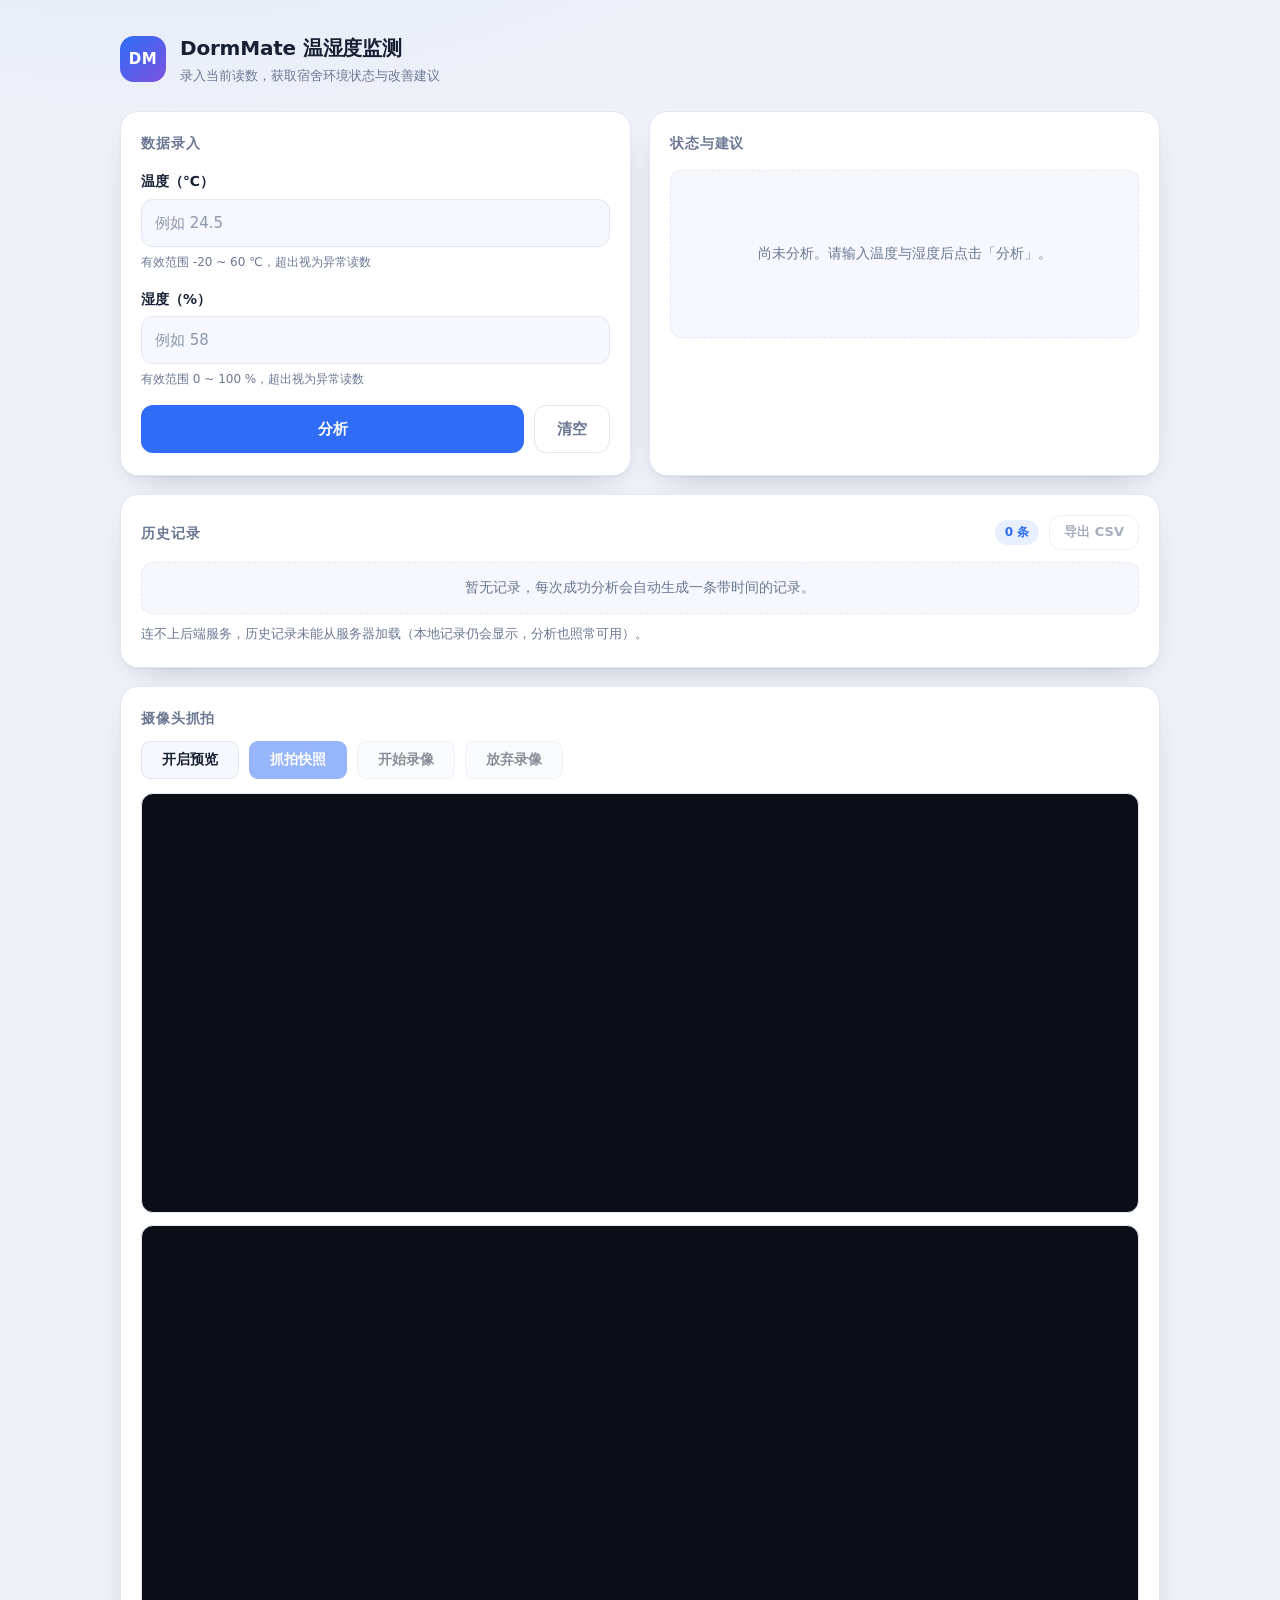
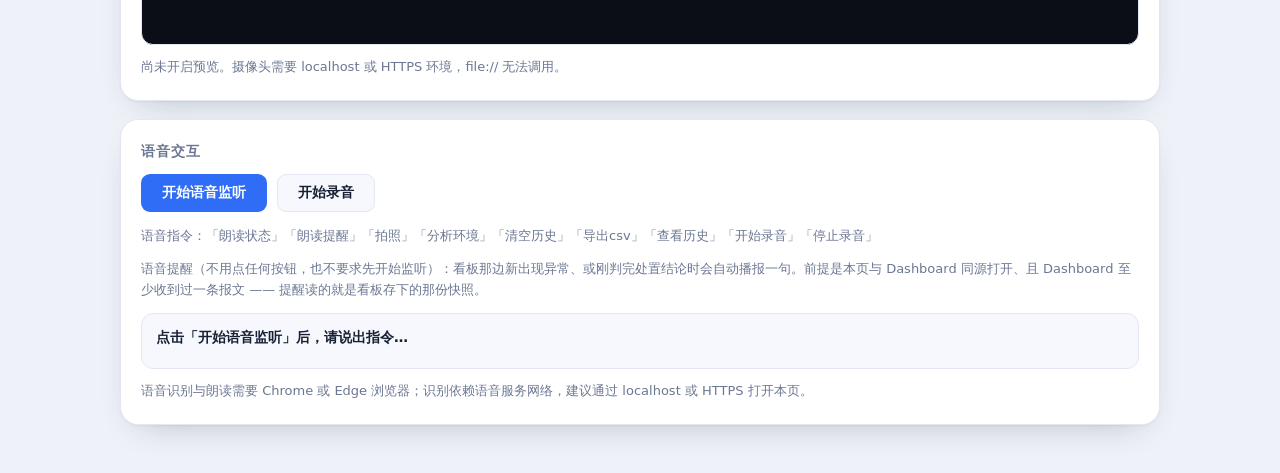
<file: web/index.html>
<!DOCTYPE html>
<html lang="zh-CN">
<head>
  <meta charset="UTF-8" />
  <meta name="viewport" content="width=device-width, initial-scale=1.0" />
  <title>DormMate · 温湿度监测</title>
  <link rel="stylesheet" href="style.css" />
</head>
<body>
  <div class="app">
    <header class="app__header">
      <div class="brand">
        <span class="brand__mark">DM</span>
        <div class="brand__text">
          <h1 class="brand__title">DormMate 温湿度监测</h1>
          <p class="brand__sub">录入当前读数，获取宿舍环境状态与改善建议</p>
        </div>
      </div>
    </header>

    <main class="grid">
      <!-- 数据录入 -->
      <section class="card" aria-labelledby="input-title">
        <h2 class="card__title" id="input-title">数据录入</h2>

        <form id="analyze-form" novalidate>
          <div class="field">
            <label class="field__label" for="temperature">温度（℃）</label>
            <input
              class="field__input"
              id="temperature"
              name="temperature"
              type="text"
              inputmode="decimal"
              autocomplete="off"
              placeholder="例如 24.5"
              aria-describedby="temperature-hint"
            />
            <p class="field__hint" id="temperature-hint">有效范围 -20 ~ 60 ℃，超出视为异常读数</p>
          </div>

          <div class="field">
            <label class="field__label" for="humidity">湿度（%）</label>
            <input
              class="field__input"
              id="humidity"
              name="humidity"
              type="text"
              inputmode="decimal"
              autocomplete="off"
              placeholder="例如 58"
              aria-describedby="humidity-hint"
            />
            <p class="field__hint" id="humidity-hint">有效范围 0 ~ 100 %，超出视为异常读数</p>
          </div>

          <div class="actions">
            <button class="btn btn--primary" id="analyze-btn" type="submit">分析</button>
            <button class="btn btn--ghost" id="reset-btn" type="button">清空</button>
          </div>
        </form>

        <div class="alert" id="error-box" role="alert" hidden></div>
      </section>

      <!-- 分析结果 -->
      <section class="card" aria-labelledby="result-title">
        <h2 class="card__title" id="result-title">状态与建议</h2>
        <div class="result result--empty" id="result-panel" aria-live="polite">
          <p class="result__placeholder">尚未分析。请输入温度与湿度后点击「分析」。</p>
        </div>
      </section>

      <!-- 历史记录 -->
      <section class="card card--wide" aria-labelledby="history-title">
        <div class="card__head">
          <h2 class="card__title" id="history-title">历史记录</h2>
          <div class="card__tools">
            <span class="counter" id="history-count">0 条</span>
            <button class="btn btn--export" id="export-btn" type="button" disabled>导出 CSV</button>
          </div>
        </div>
        <ol class="history" id="history-list"></ol>
        <p class="history__empty" id="history-empty">暂无记录，每次成功分析会自动生成一条带时间的记录。</p>
        <!-- 后端连不上、导出备份提示这类「不是错误但用户必须知道」的消息落在这里 -->
        <p class="export__notice" id="export-notice" hidden></p>
      </section>

      <!-- 摄像头抓拍（M3 阶段1） -->
      <section class="card card--wide camera" aria-labelledby="camera-title">
        <div class="card__head">
          <h2 class="card__title" id="camera-title">摄像头抓拍</h2>
          
        </div>

        <div class="camera__actions">
          <button class="camera__btn camera__btn--ghost" id="camera-preview-btn" type="button">开启预览</button>
          <button class="camera__btn camera__btn--primary" id="camera-snap-btn" type="button" disabled>抓拍快照</button>
          <!-- 录像要先有流，所以初始是 disabled，预览成功后才放开 -->
          <button class="camera__btn camera__btn--ghost" id="camera-record-btn" type="button" disabled>开始录像</button>
          <!-- 放弃只在录像进行中可用：录到一半反悔了，直接丢掉，不写 CSV、不落盘 -->
          <button class="camera__btn camera__btn--discard" id="camera-discard-btn" type="button" disabled>放弃录像</button>
          <!-- 抓拍是两步：先定格，用户确认后才入历史。这两个按钮只在有待确认的快照时出现 -->
          <button class="camera__btn camera__btn--primary" id="camera-keep-btn" type="button" hidden>保存快照</button>
          <button class="camera__btn camera__btn--ghost" id="camera-drop-btn" type="button" hidden>放弃快照</button>
        </div>

        <!-- 上下两个框固定都在：上面 video 是实时预览，下面 canvas 是定格位。
             canvas 不设 hidden —— 页面一打开就是个空的定格框，抓拍后图就落在这里 -->
        <video class="camera__video" id="camera-video" autoplay muted playsinline></video>
        <canvas class="camera__canvas" id="camera-canvas"></canvas>

        <p class="camera__status" id="camera-status" role="status">尚未开启预览。摄像头需要 localhost 或 HTTPS 环境，file:// 无法调用。</p>
        <p class="camera__meta" id="camera-meta" hidden></p>
      </section>

      <!-- 语音交互（M3 阶段2） -->
      <section class="card card--wide voice" aria-labelledby="voice-title">
        <div class="card__head">
          <h2 class="card__title" id="voice-title">语音交互</h2>
          
        </div>

        <div class="voice__actions">
          <button class="voice__btn voice__btn--primary" id="voice-toggle-btn" type="button">开始语音监听</button>
          <!-- 录音不依赖语音识别，所以它不受插件/网络影响，随时可用 -->
          <button class="voice__btn" id="voice-record-btn" type="button">开始录音</button>
        </div>

        <p class="voice__hint">语音指令：「朗读状态」「朗读提醒」「拍照」「分析环境」「清空历史」「导出csv」「查看历史」「开始录音」「停止录音」</p>
        <!-- 提醒是主动的：不用等到有人来问。写在这里是因为「语音提醒」四个字
             只有说出来才生效的话，用户会以为这个功能根本不存在 -->
        <p class="voice__hint">语音提醒（不用点任何按钮，也不要求先开始监听）：看板那边新出现异常、或刚判完处置结论时会自动播报一句。前提是本页与 Dashboard 同源打开、且 Dashboard 至少收到过一条报文 —— 提醒读的就是看板存下的那份快照。</p>

        <div class="voice__panel">
          <p class="voice__transcript" id="voice-transcript" aria-live="polite">点击「开始语音监听」后，请说出指令…</p>
          <ol class="voice__log" id="voice-log"></ol>
        </div>

        <p class="voice__status" id="voice-status" role="status">语音识别与朗读需要 Chrome 或 Edge 浏览器；识别依赖语音服务网络，建议通过 localhost 或 HTTPS 打开本页。</p>
      </section>
    </main>

   
  </div>

  <!-- A1 判定内核：只有「朗读提醒」用得上（读 Dashboard 的快照，共用同一套优先判定，
       不在这里另抄一份阈值）。必须排在 script.js 前面 —— 语音模块启动时就要拿到
       window.DormMateA1，顺序反了会读成 undefined -->
  <script src="../a1/priority.js"></script>
  <script src="script.js"></script>

 

</body>
</html>
</file>
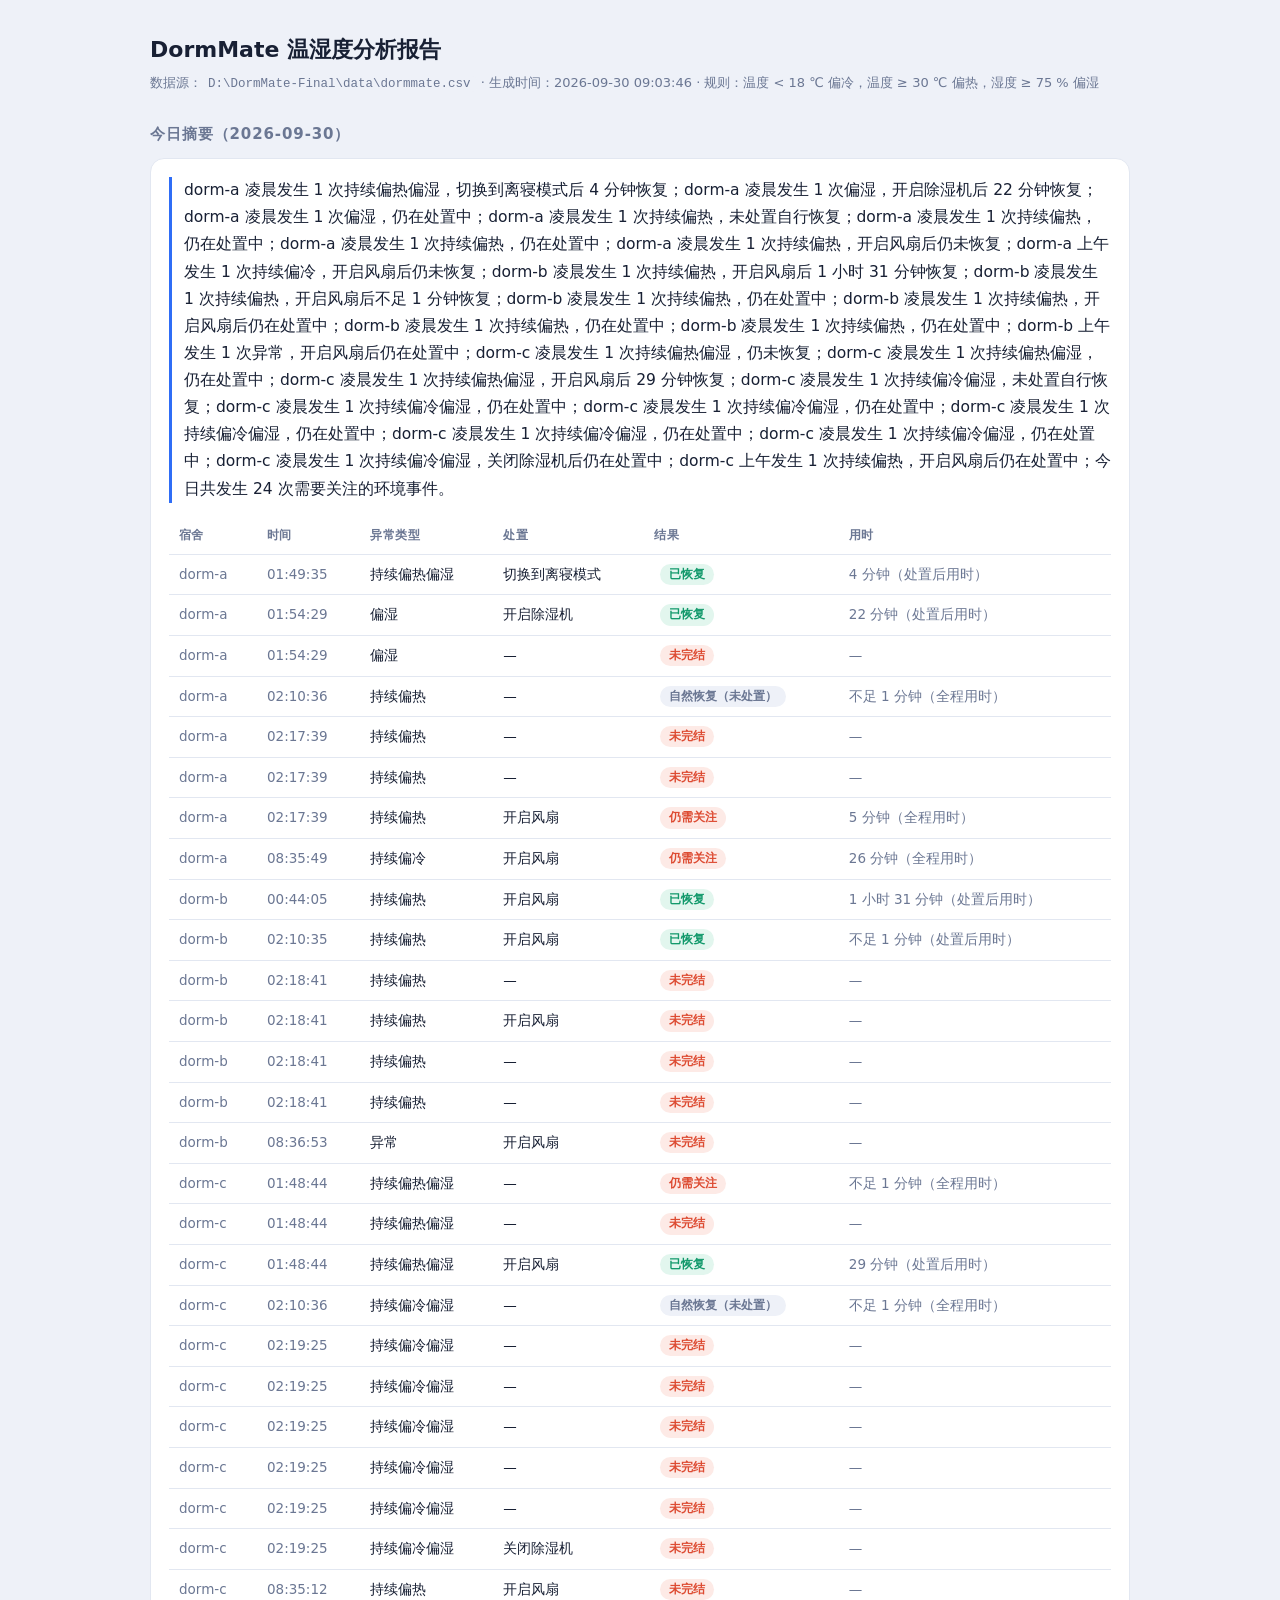
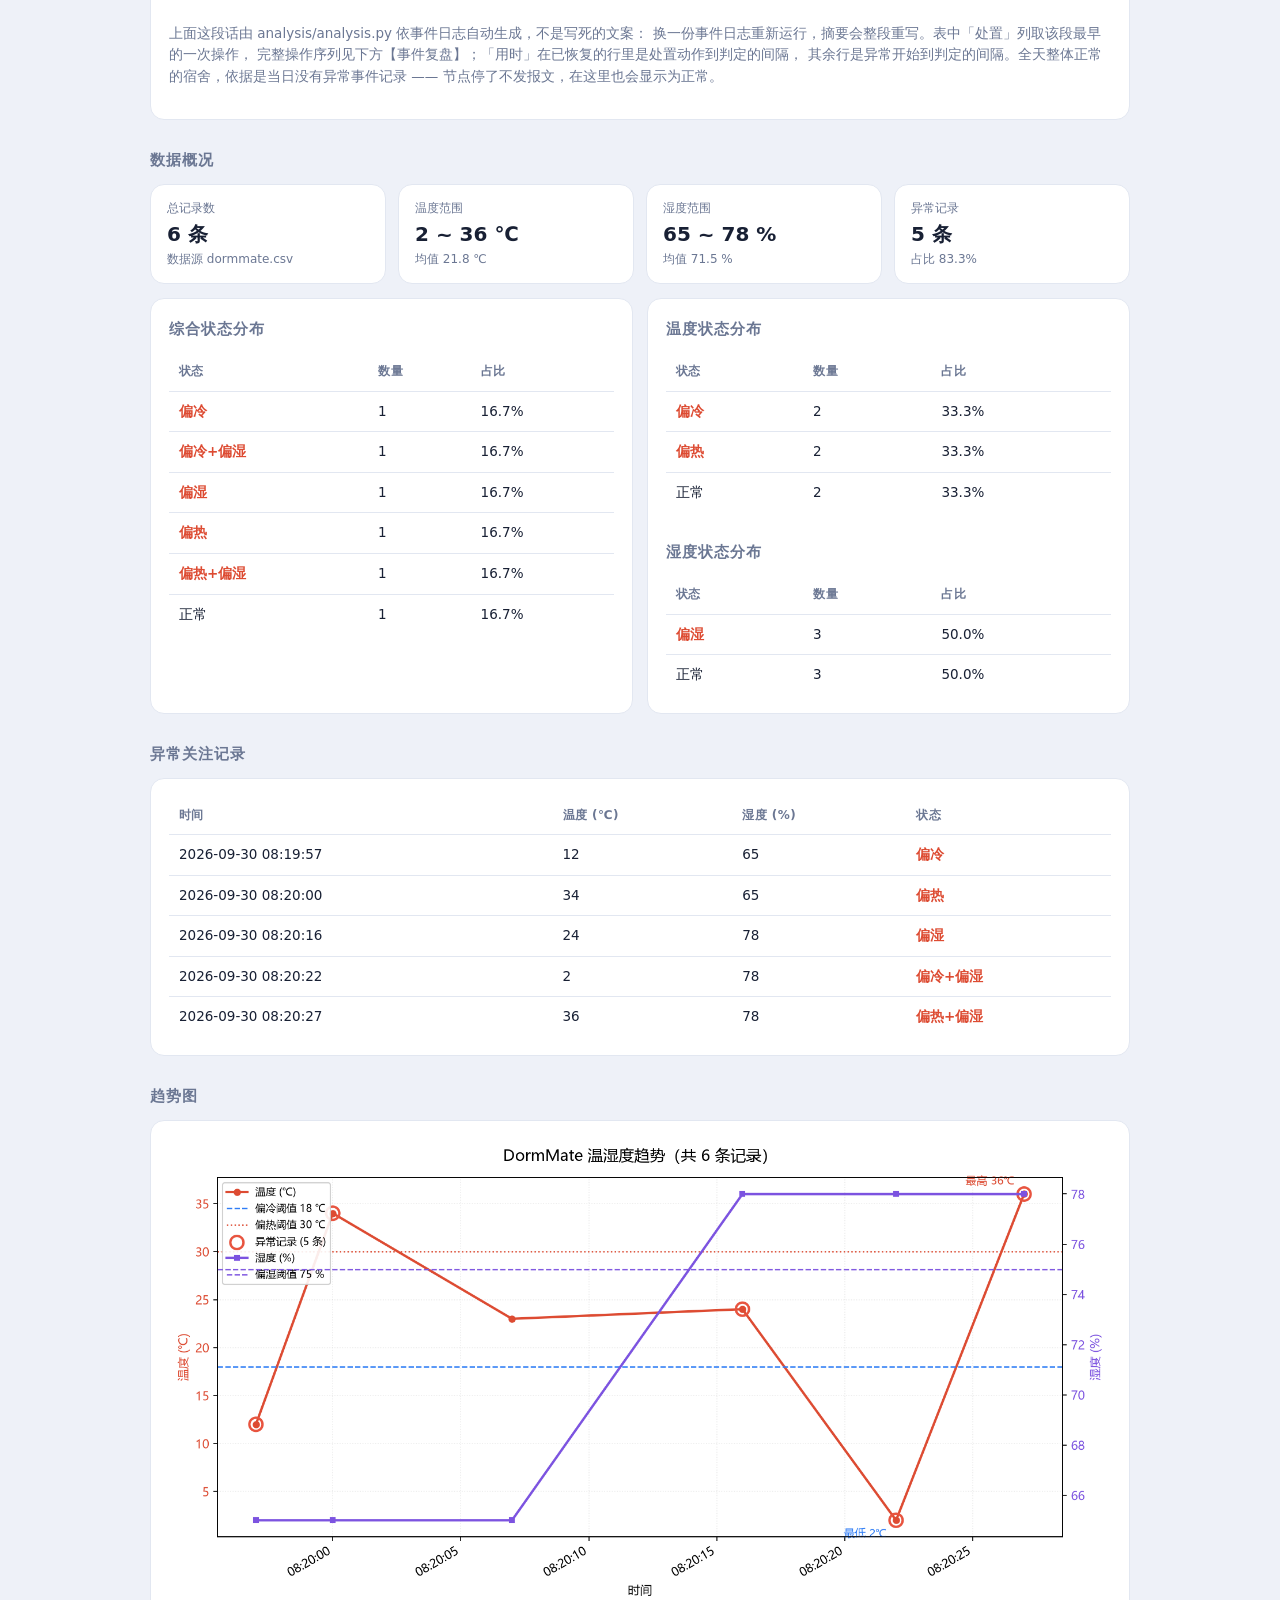
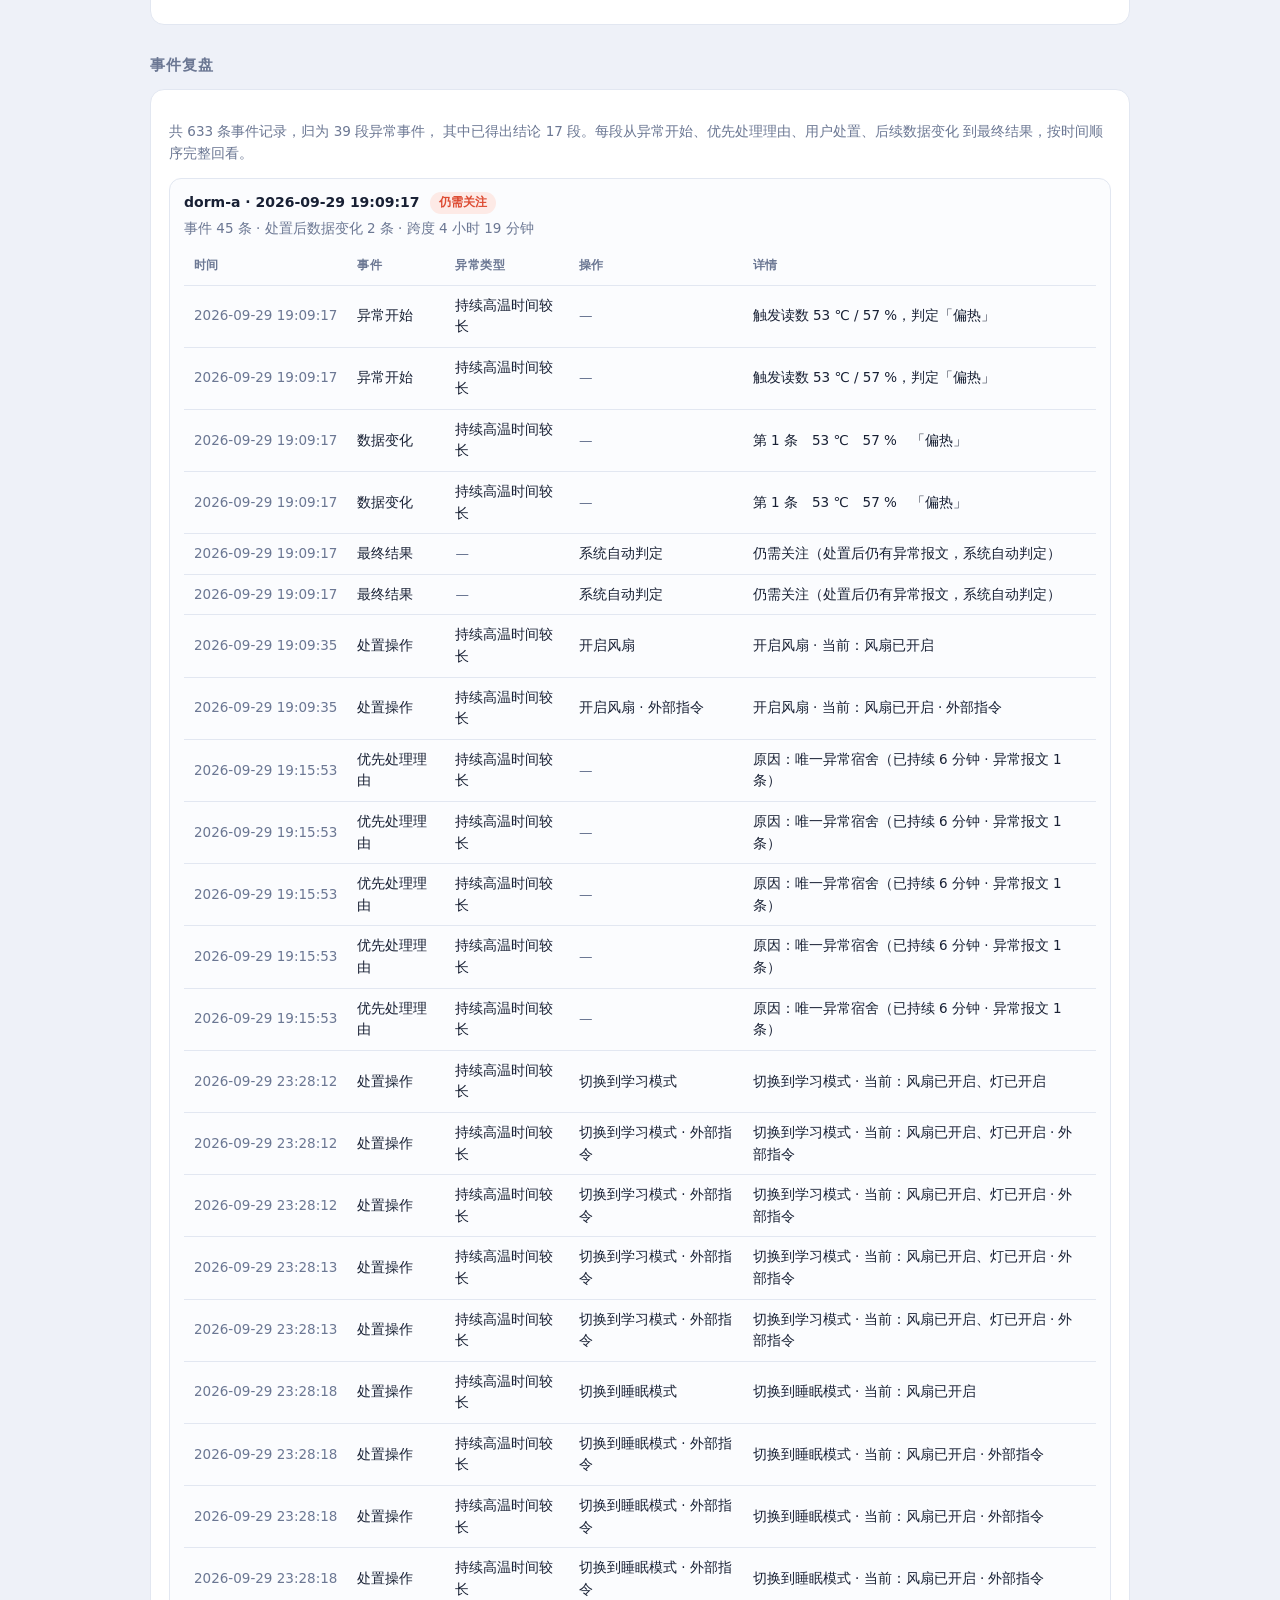
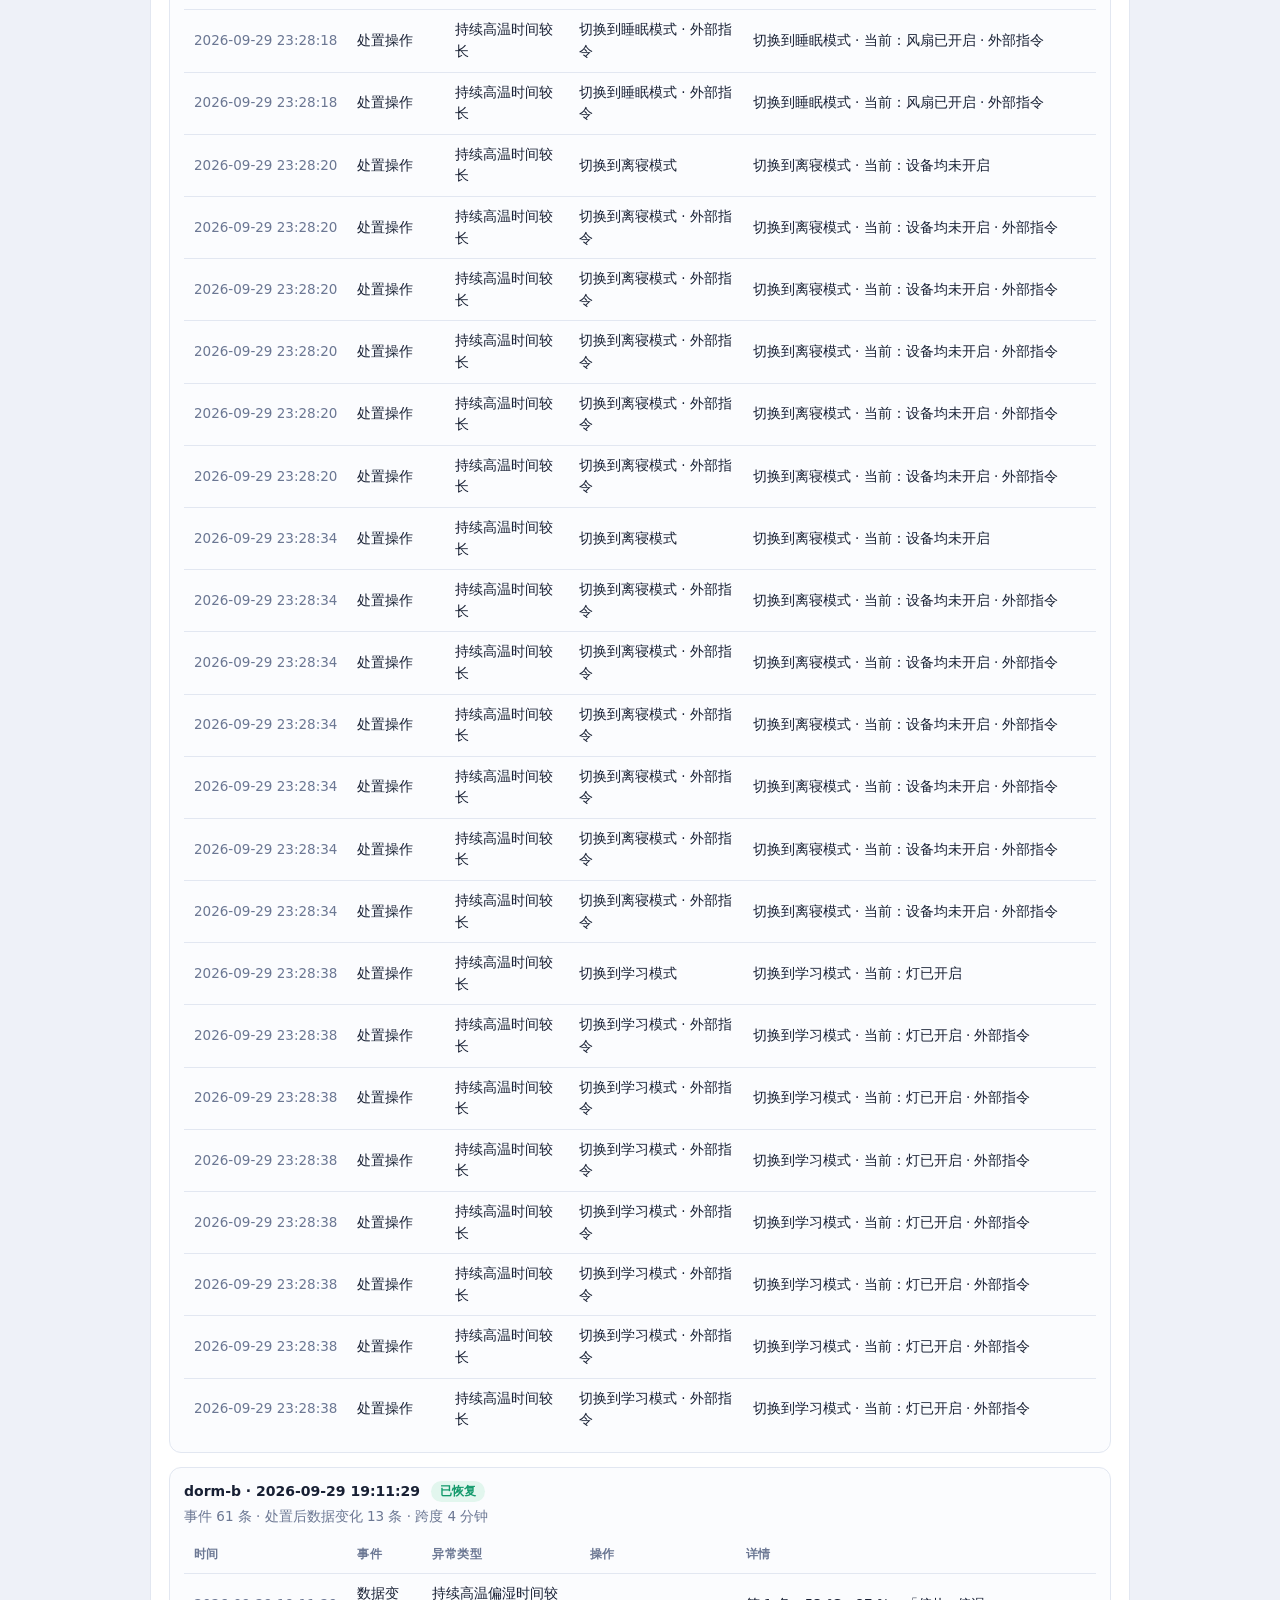
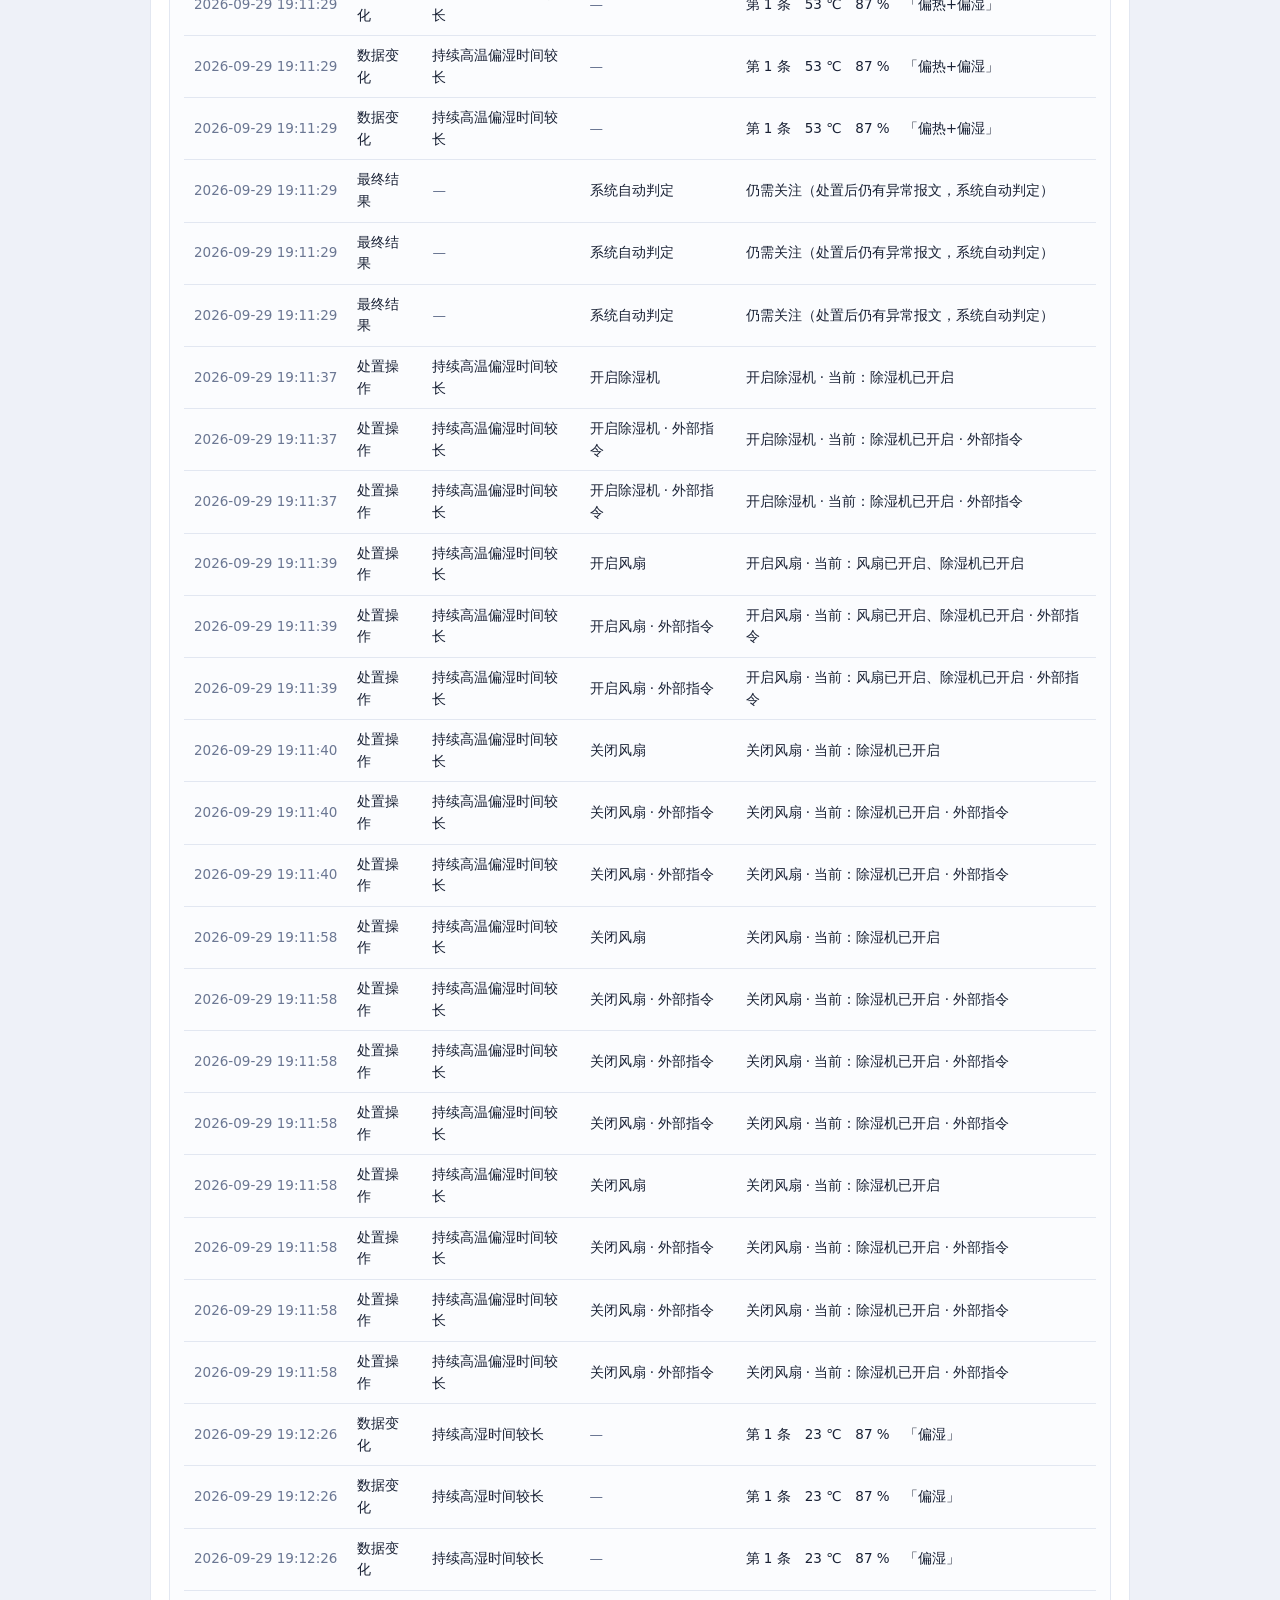
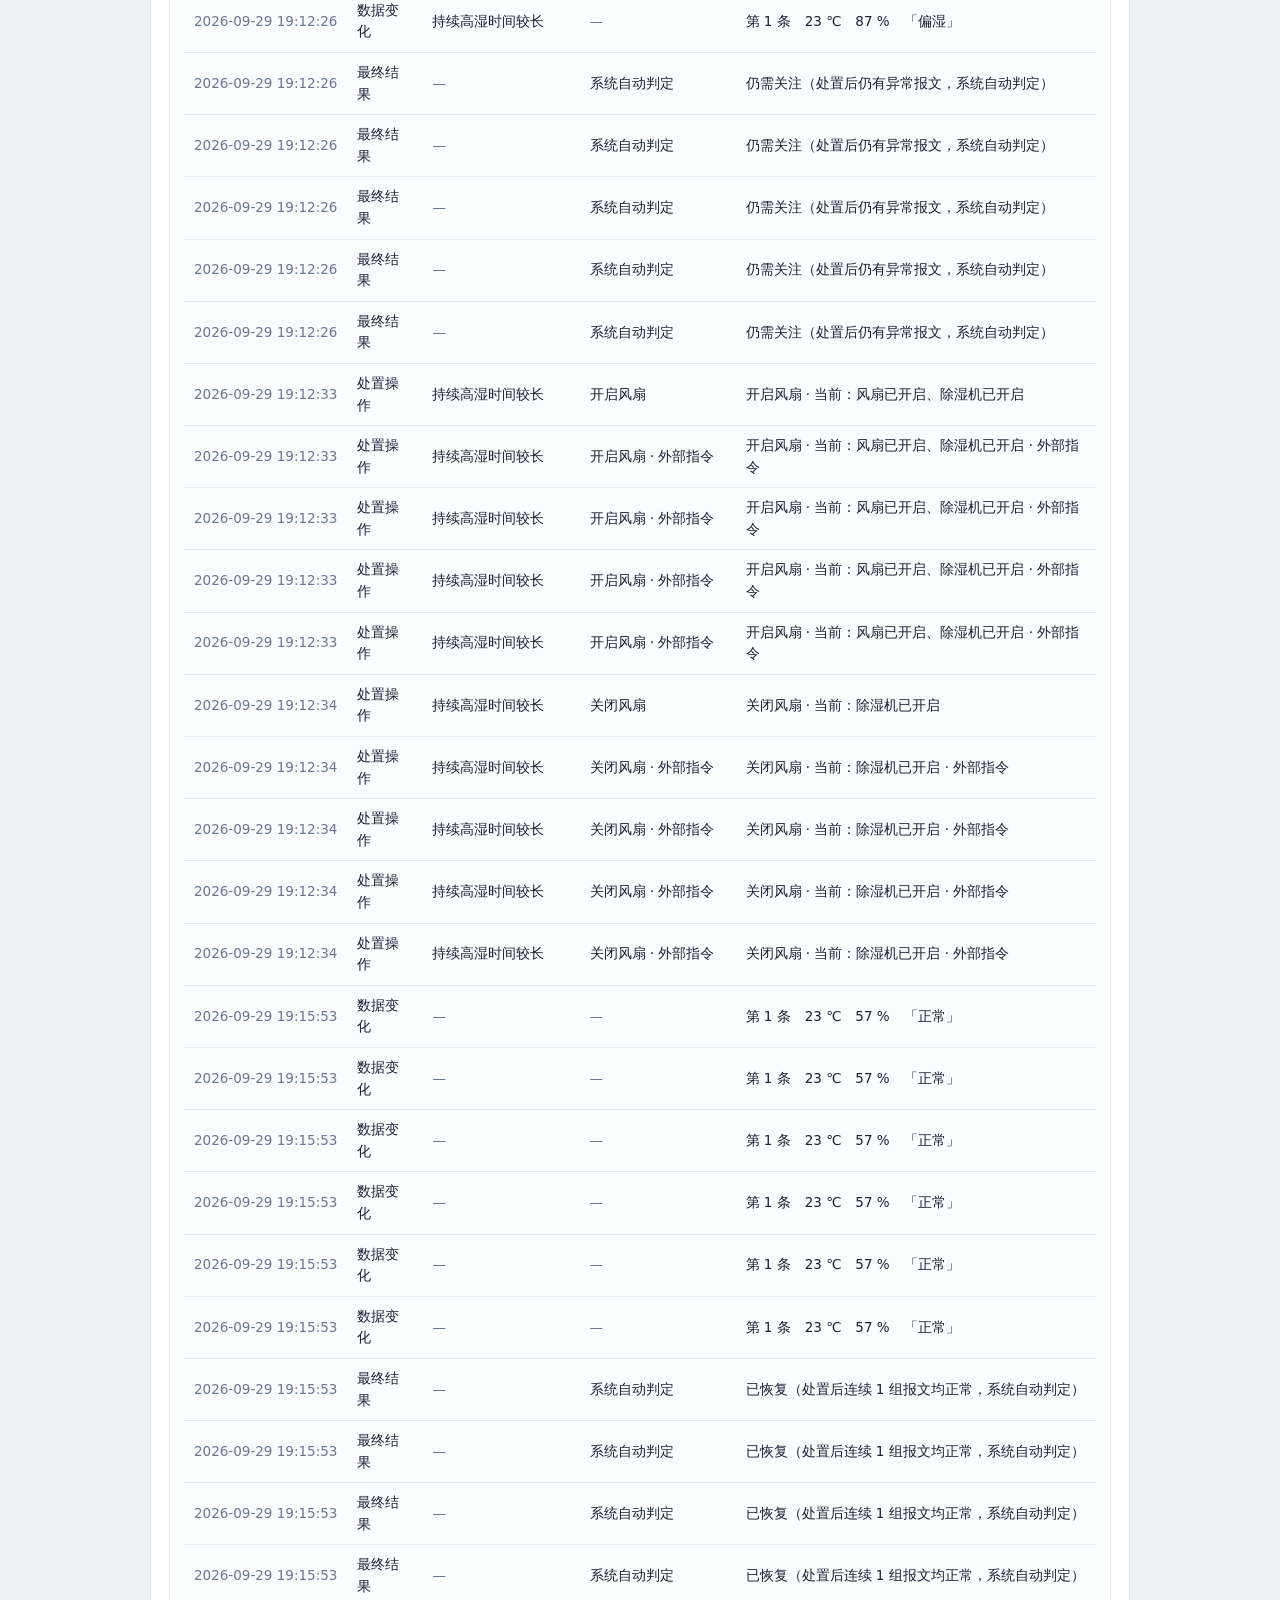
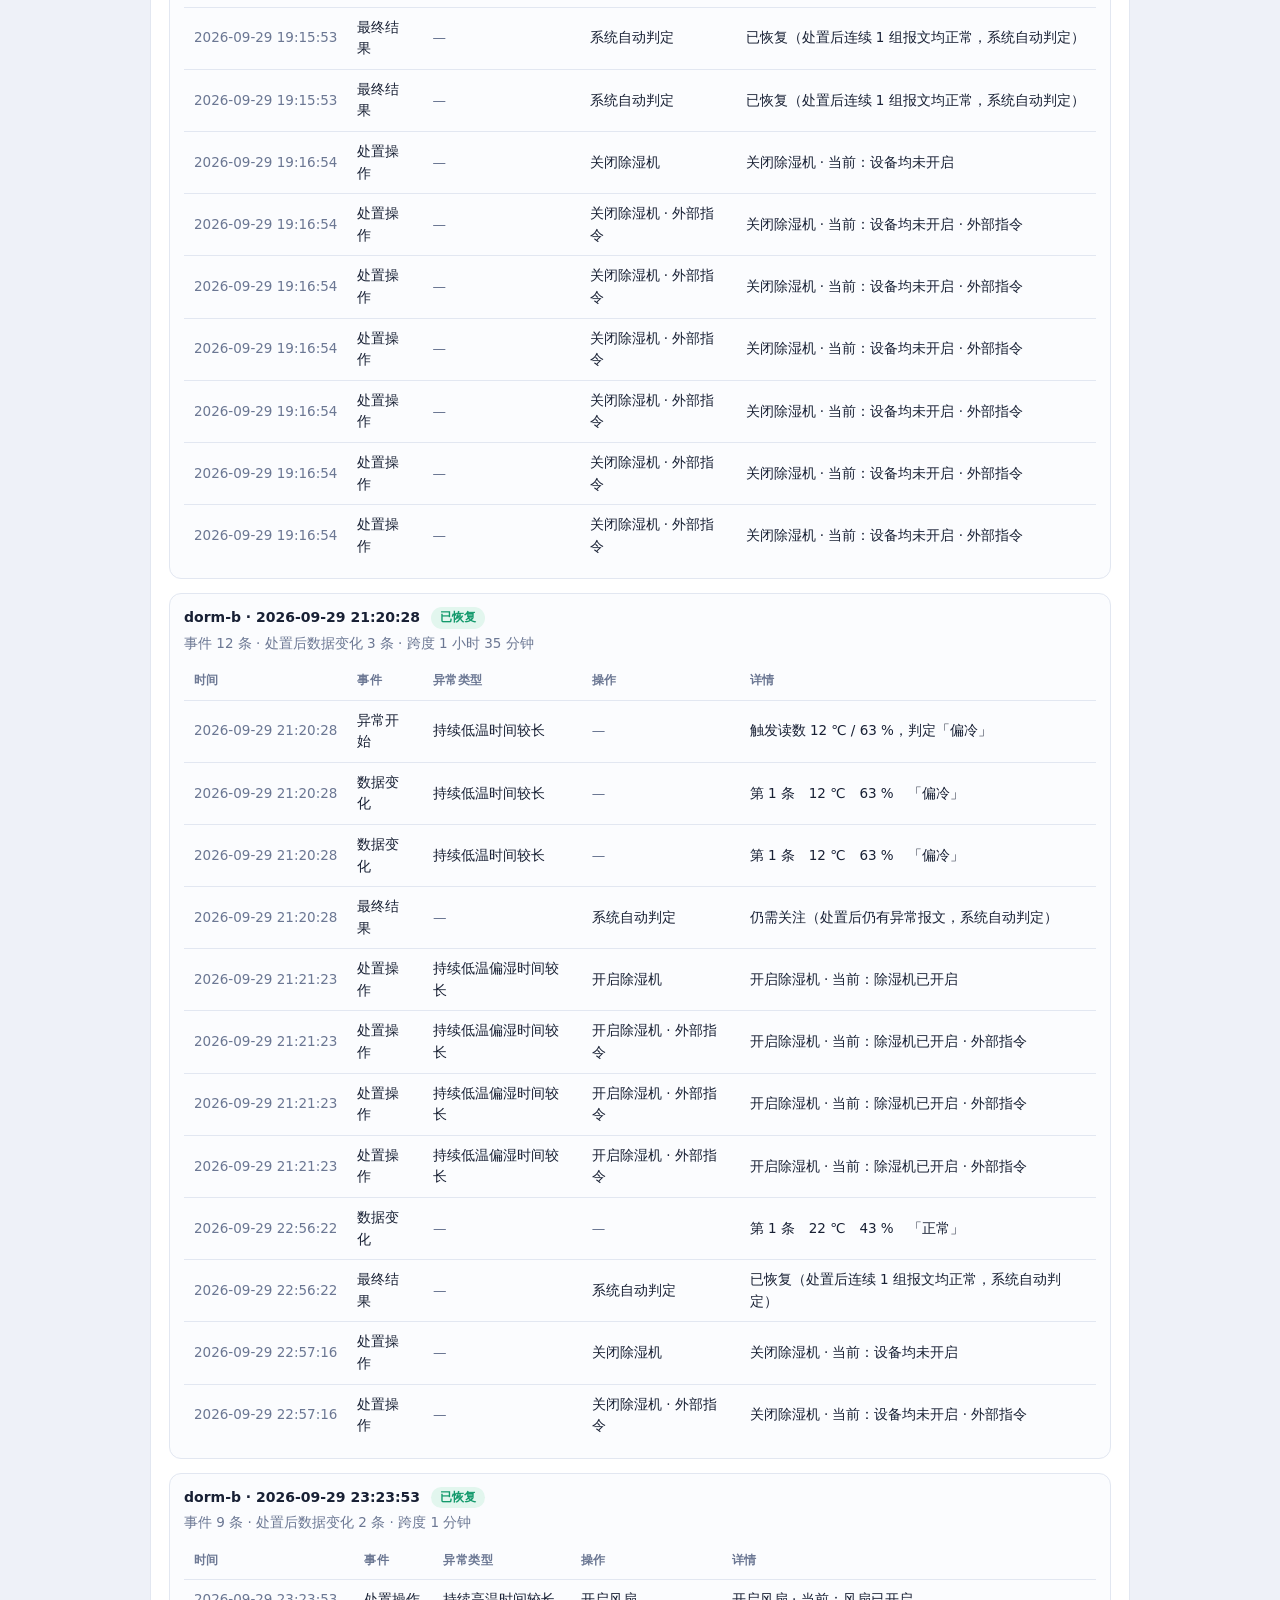
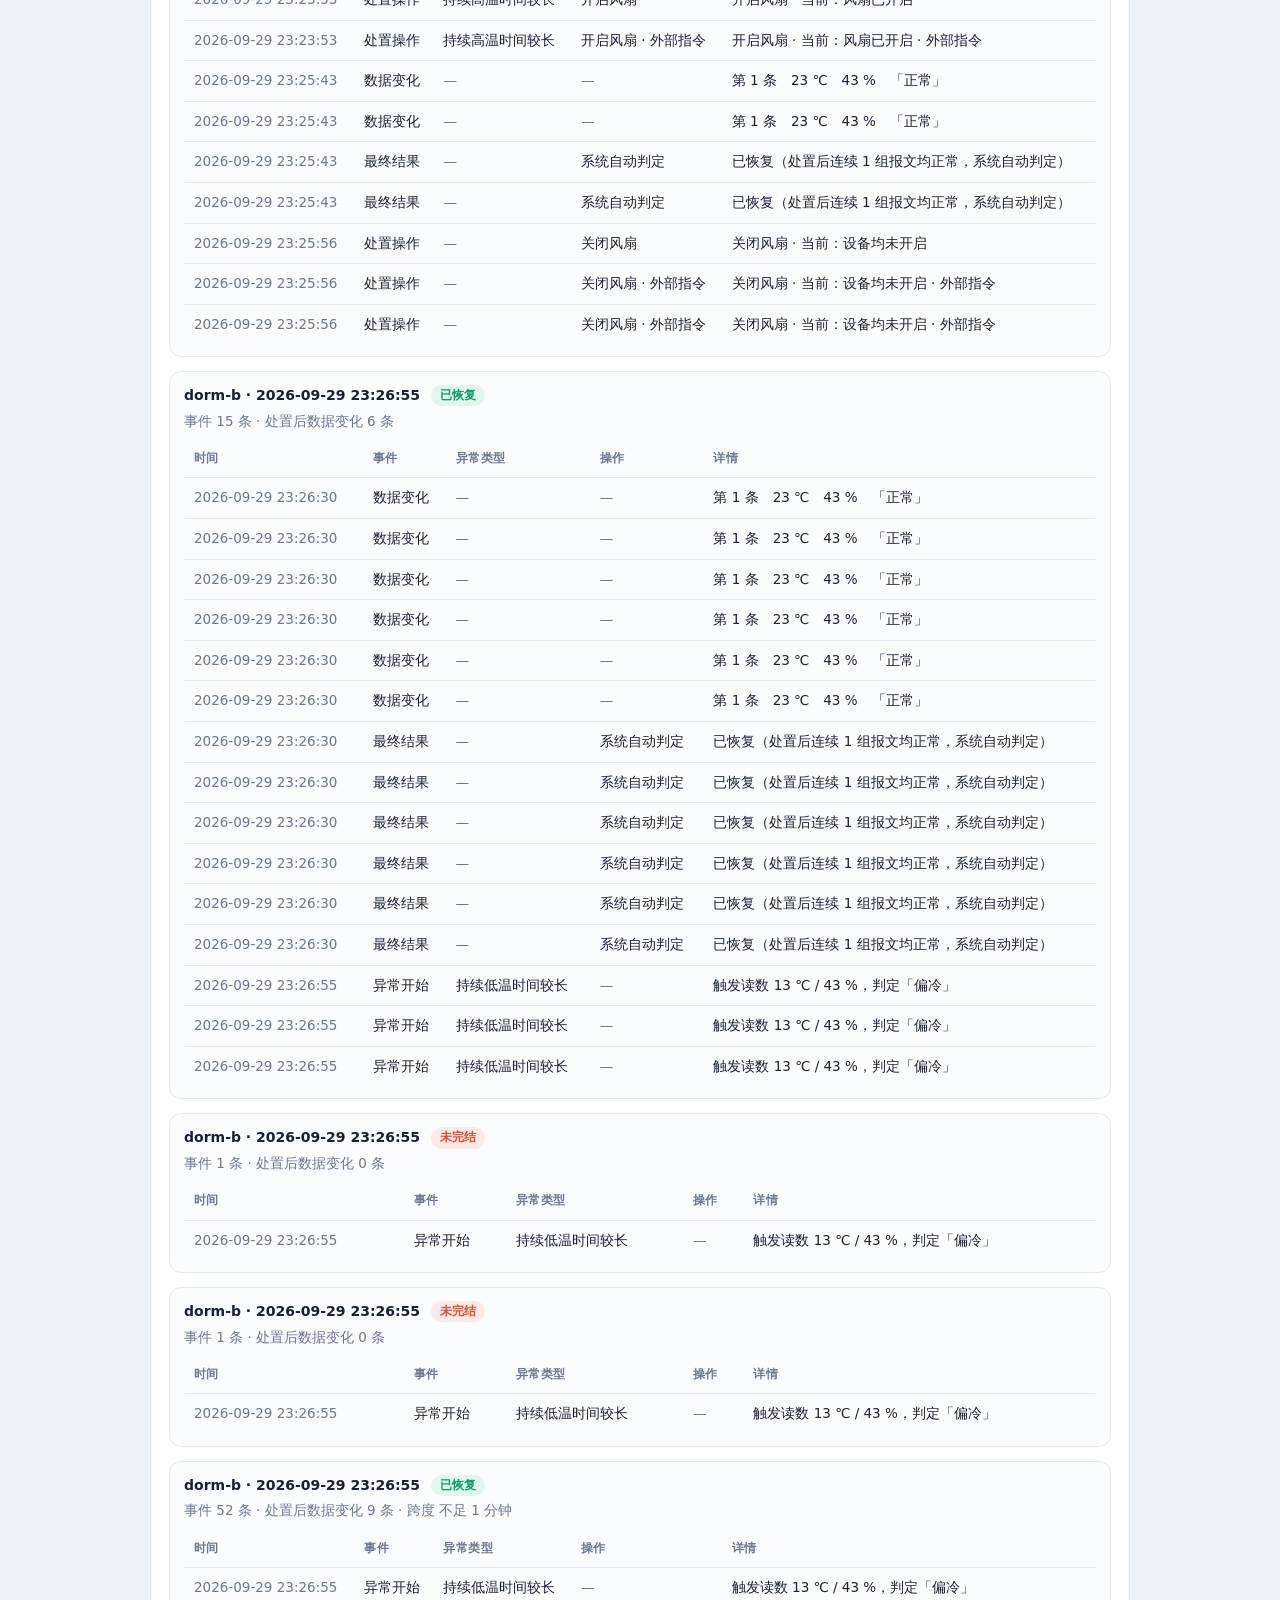
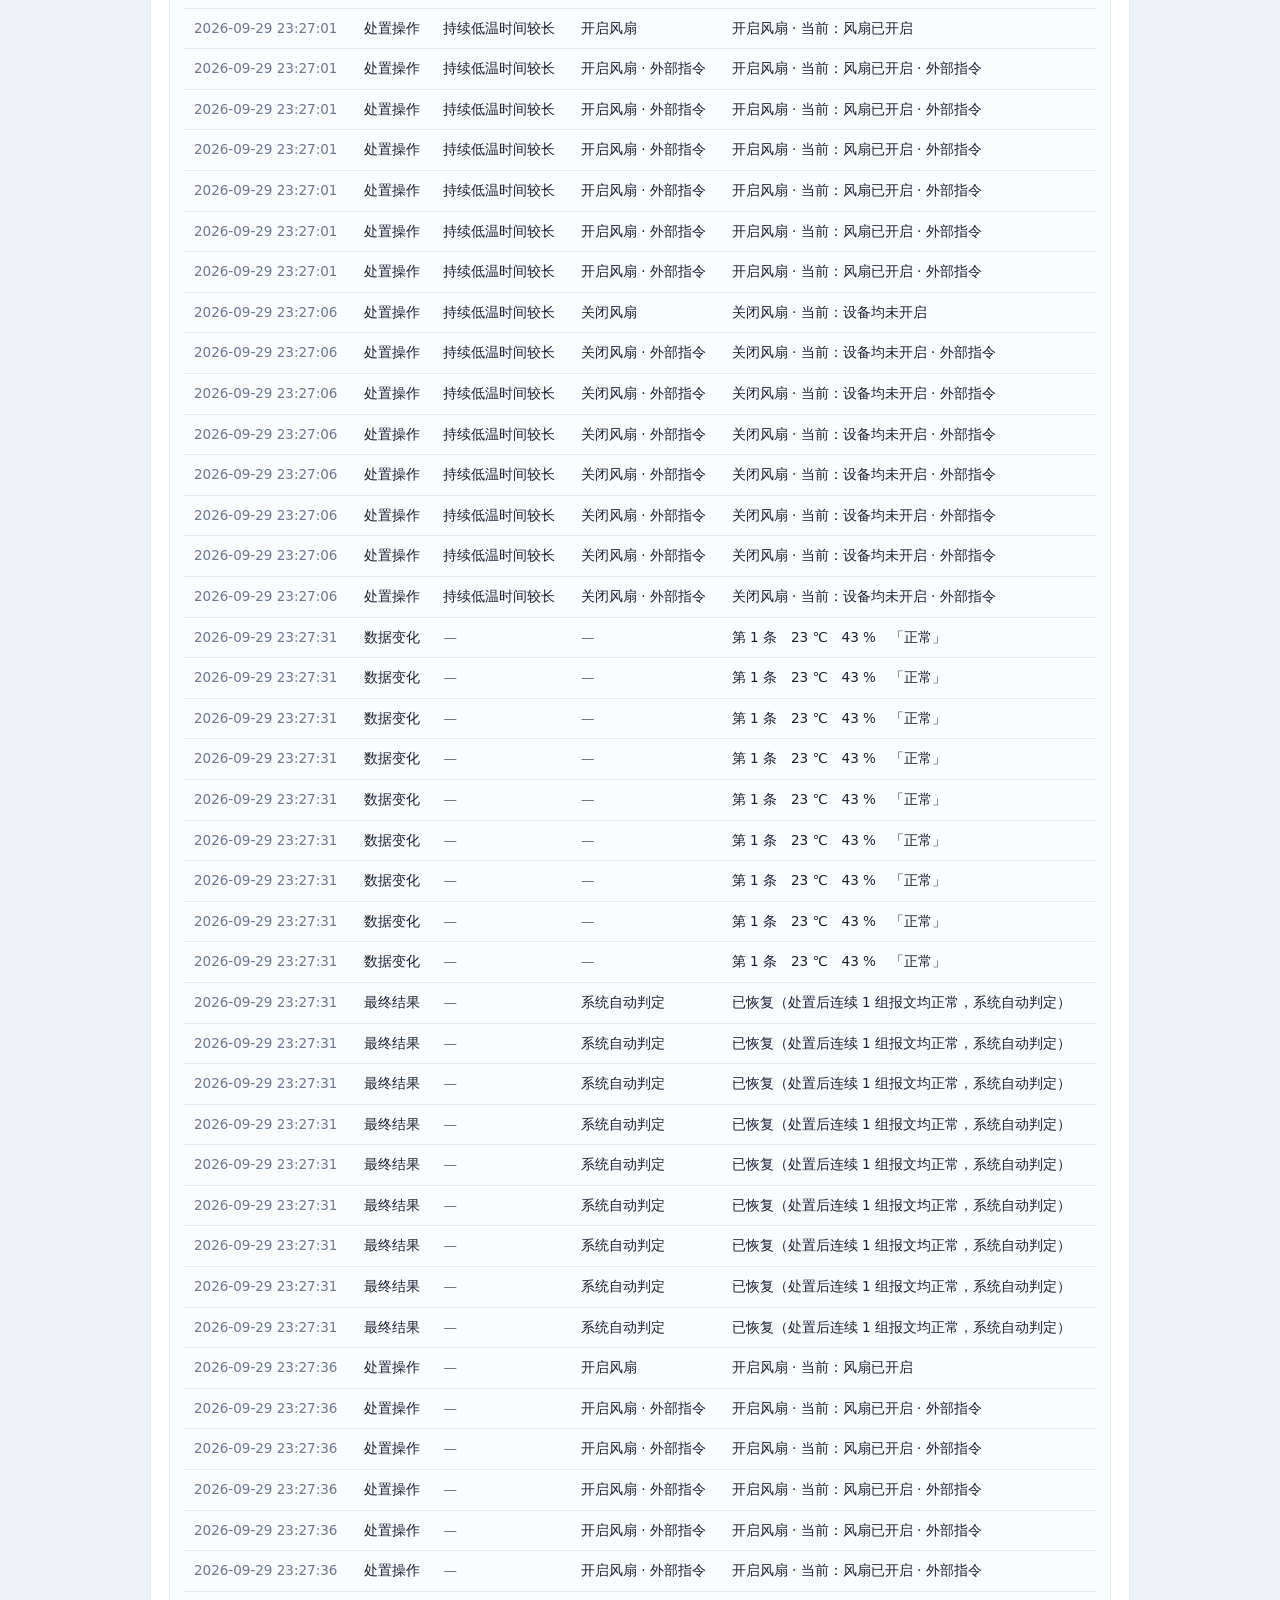
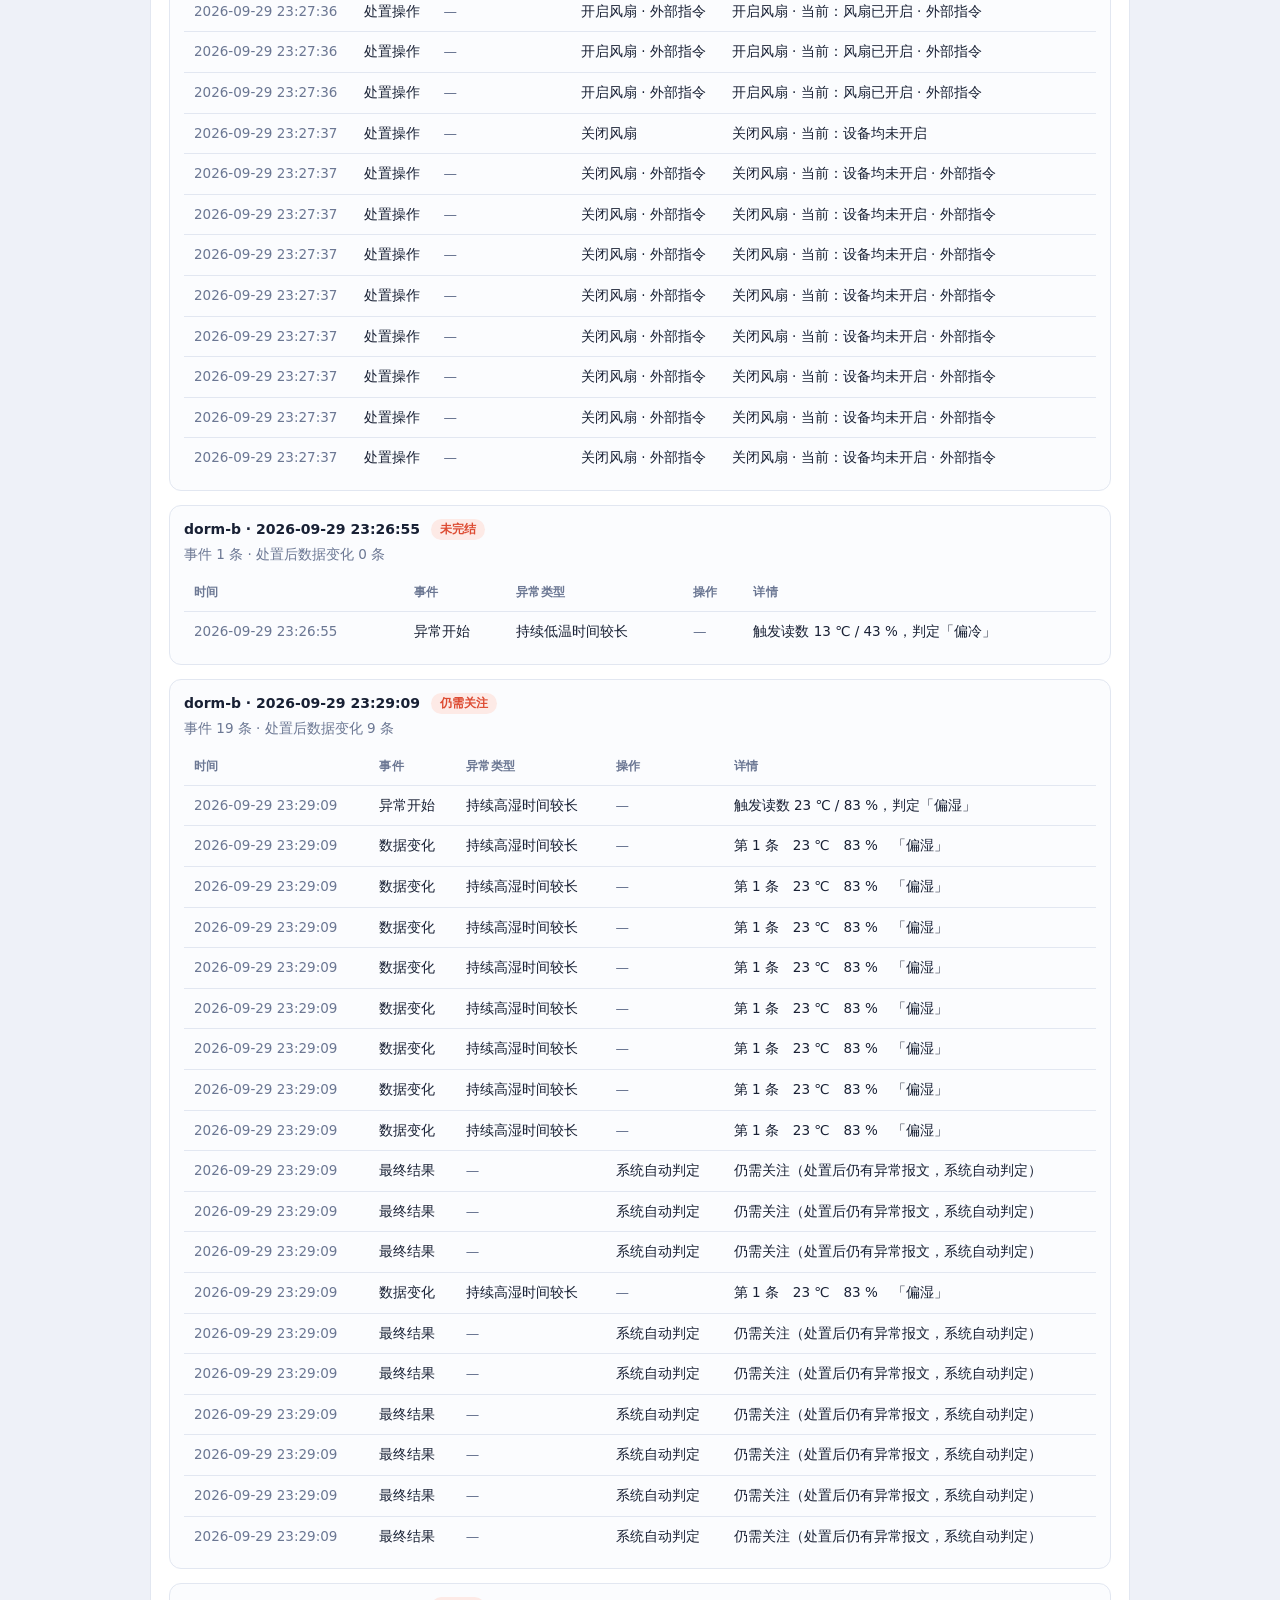
<file: report/report.html>
<!DOCTYPE html>
<html lang="zh-CN">
<head>
<meta charset="UTF-8" />
<meta name="viewport" content="width=device-width, initial-scale=1.0" />
<title>DormMate 温湿度分析报告</title>
<style>
  :root {
    --text: #182034; --muted: #6b7793; --border: #e2e7f1;
    --accent: #2f6df6; --warn: #dd4b32; --ok: #12996b; --surface: #fff;
  }
  * { box-sizing: border-box; }
  body {
    margin: 0; padding: 32px 20px 56px; background: #eef1f8; color: var(--text);
    font-family: "Segoe UI", "PingFang SC", "Microsoft YaHei", system-ui, sans-serif;
    line-height: 1.6;
  }
  .wrap { max-width: 980px; margin: 0 auto; }
  header { margin-bottom: 22px; }
  h1 { margin: 0 0 6px; font-size: 22px; }
  h2 { margin: 28px 0 12px; font-size: 15px; letter-spacing: .06em;
        text-transform: uppercase; color: var(--muted); }
  .meta { margin: 0; color: var(--muted); font-size: 13px; }
  .stats { display: grid; grid-template-columns: repeat(auto-fit, minmax(190px, 1fr)); gap: 12px; }
  .stat { background: var(--surface); border: 1px solid var(--border); border-radius: 14px;
           padding: 14px 16px; }
  .stat__label { display: block; color: var(--muted); font-size: 12px; }
  .stat__value { display: block; font-size: 20px; font-weight: 650;
                  font-variant-numeric: tabular-nums; }
  .stat__sub { display: block; color: var(--muted); font-size: 12px; }
  .panel { background: var(--surface); border: 1px solid var(--border);
            border-radius: 14px; padding: 18px; }
  .cols { display: grid; grid-template-columns: repeat(auto-fit, minmax(260px, 1fr)); gap: 14px; }
  table { width: 100%; border-collapse: collapse; font-variant-numeric: tabular-nums; }
  th, td { padding: 9px 10px; text-align: left; border-bottom: 1px solid var(--border);
            font-size: 13.5px; }
  th { color: var(--muted); font-weight: 600; font-size: 12px;
        text-transform: uppercase; letter-spacing: .04em; }
  tbody tr:last-child td { border-bottom: none; }
  td.warn { color: var(--warn); font-weight: 600; }
  .muted { color: var(--muted); font-size: 13.5px; }
  .headline { margin: 0 0 14px; padding-left: 12px; border-left: 3px solid var(--accent);
               font-size: 15.5px; line-height: 1.75; }
  .skipped { margin: 0; padding-left: 20px; color: var(--muted); font-size: 13px; }
  img.trend { display: block; width: 100%; height: auto; border-radius: 10px; }
  .episode { border: 1px solid var(--border); border-radius: 12px; padding: 12px 14px;
              margin-top: 14px; background: #fbfcfe; }
  .episode h3 { margin: 0 0 4px; font-size: 14px; }
  .episode .muted { margin: 0 0 8px; }
  .tag { display: inline-block; margin-left: 6px; padding: 1px 9px; border-radius: 999px;
          font-size: 12px; font-weight: 600; vertical-align: 1px; }
  .tag--ok { background: #e2f6ee; color: var(--ok); }
  .tag--warn { background: #fdeae6; color: var(--warn); }
  .tag--pending { background: #fdeae6; color: var(--warn); }
  .tag--idle { background: #eef1f8; color: var(--muted); }
  td.nowrap { white-space: nowrap; color: var(--muted); }
  footer { margin-top: 26px; color: var(--muted); font-size: 12.5px; text-align: center; }
  code { background: #eef1f8; padding: 1px 6px; border-radius: 5px; font-size: 12.5px; }
</style>
</head>
<body>
<div class="wrap">
  <header>
    <h1>DormMate 温湿度分析报告</h1>
    <p class="meta">
      数据源：<code>D:\DormMate-Final\data\dormmate.csv</code> ·
      生成时间：2026-09-30 09:03:46 ·
      规则：温度 &lt; 18 ℃ 偏冷，温度 ≥ 30 ℃ 偏热，湿度 ≥ 75 % 偏湿
    </p>
  </header>


  <h2>今日摘要（2026-09-30）</h2>
  <div class="panel">
    <p class="headline">dorm-a 凌晨发生 1 次持续偏热偏湿，切换到离寝模式后 4 分钟恢复；dorm-a 凌晨发生 1 次偏湿，开启除湿机后 22 分钟恢复；dorm-a 凌晨发生 1 次偏湿，仍在处置中；dorm-a 凌晨发生 1 次持续偏热，未处置自行恢复；dorm-a 凌晨发生 1 次持续偏热，仍在处置中；dorm-a 凌晨发生 1 次持续偏热，仍在处置中；dorm-a 凌晨发生 1 次持续偏热，开启风扇后仍未恢复；dorm-a 上午发生 1 次持续偏冷，开启风扇后仍未恢复；dorm-b 凌晨发生 1 次持续偏热，开启风扇后 1 小时 31 分钟恢复；dorm-b 凌晨发生 1 次持续偏热，开启风扇后不足 1 分钟恢复；dorm-b 凌晨发生 1 次持续偏热，仍在处置中；dorm-b 凌晨发生 1 次持续偏热，开启风扇后仍在处置中；dorm-b 凌晨发生 1 次持续偏热，仍在处置中；dorm-b 凌晨发生 1 次持续偏热，仍在处置中；dorm-b 上午发生 1 次异常，开启风扇后仍在处置中；dorm-c 凌晨发生 1 次持续偏热偏湿，仍未恢复；dorm-c 凌晨发生 1 次持续偏热偏湿，仍在处置中；dorm-c 凌晨发生 1 次持续偏热偏湿，开启风扇后 29 分钟恢复；dorm-c 凌晨发生 1 次持续偏冷偏湿，未处置自行恢复；dorm-c 凌晨发生 1 次持续偏冷偏湿，仍在处置中；dorm-c 凌晨发生 1 次持续偏冷偏湿，仍在处置中；dorm-c 凌晨发生 1 次持续偏冷偏湿，仍在处置中；dorm-c 凌晨发生 1 次持续偏冷偏湿，仍在处置中；dorm-c 凌晨发生 1 次持续偏冷偏湿，仍在处置中；dorm-c 凌晨发生 1 次持续偏冷偏湿，关闭除湿机后仍在处置中；dorm-c 上午发生 1 次持续偏热，开启风扇后仍在处置中；今日共发生 24 次需要关注的环境事件。</p>
    <table>
      <thead><tr><th>宿舍</th><th>时间</th><th>异常类型</th><th>处置</th><th>结果</th><th>用时</th></tr></thead>
      <tbody><tr><td class="nowrap">dorm-a</td><td class="nowrap">01:49:35</td><td>持续偏热偏湿</td><td>切换到离寝模式</td><td><span class="tag tag--ok">已恢复</span></td><td class="nowrap">4 分钟（处置后用时）</td></tr><tr><td class="nowrap">dorm-a</td><td class="nowrap">01:54:29</td><td>偏湿</td><td>开启除湿机</td><td><span class="tag tag--ok">已恢复</span></td><td class="nowrap">22 分钟（处置后用时）</td></tr><tr><td class="nowrap">dorm-a</td><td class="nowrap">01:54:29</td><td>偏湿</td><td>—</td><td><span class="tag tag--pending">未完结</span></td><td class="nowrap">—</td></tr><tr><td class="nowrap">dorm-a</td><td class="nowrap">02:10:36</td><td>持续偏热</td><td>—</td><td><span class="tag tag--idle">自然恢复（未处置）</span></td><td class="nowrap">不足 1 分钟（全程用时）</td></tr><tr><td class="nowrap">dorm-a</td><td class="nowrap">02:17:39</td><td>持续偏热</td><td>—</td><td><span class="tag tag--pending">未完结</span></td><td class="nowrap">—</td></tr><tr><td class="nowrap">dorm-a</td><td class="nowrap">02:17:39</td><td>持续偏热</td><td>—</td><td><span class="tag tag--pending">未完结</span></td><td class="nowrap">—</td></tr><tr><td class="nowrap">dorm-a</td><td class="nowrap">02:17:39</td><td>持续偏热</td><td>开启风扇</td><td><span class="tag tag--warn">仍需关注</span></td><td class="nowrap">5 分钟（全程用时）</td></tr><tr><td class="nowrap">dorm-a</td><td class="nowrap">08:35:49</td><td>持续偏冷</td><td>开启风扇</td><td><span class="tag tag--warn">仍需关注</span></td><td class="nowrap">26 分钟（全程用时）</td></tr><tr><td class="nowrap">dorm-b</td><td class="nowrap">00:44:05</td><td>持续偏热</td><td>开启风扇</td><td><span class="tag tag--ok">已恢复</span></td><td class="nowrap">1 小时 31 分钟（处置后用时）</td></tr><tr><td class="nowrap">dorm-b</td><td class="nowrap">02:10:35</td><td>持续偏热</td><td>开启风扇</td><td><span class="tag tag--ok">已恢复</span></td><td class="nowrap">不足 1 分钟（处置后用时）</td></tr><tr><td class="nowrap">dorm-b</td><td class="nowrap">02:18:41</td><td>持续偏热</td><td>—</td><td><span class="tag tag--pending">未完结</span></td><td class="nowrap">—</td></tr><tr><td class="nowrap">dorm-b</td><td class="nowrap">02:18:41</td><td>持续偏热</td><td>开启风扇</td><td><span class="tag tag--pending">未完结</span></td><td class="nowrap">—</td></tr><tr><td class="nowrap">dorm-b</td><td class="nowrap">02:18:41</td><td>持续偏热</td><td>—</td><td><span class="tag tag--pending">未完结</span></td><td class="nowrap">—</td></tr><tr><td class="nowrap">dorm-b</td><td class="nowrap">02:18:41</td><td>持续偏热</td><td>—</td><td><span class="tag tag--pending">未完结</span></td><td class="nowrap">—</td></tr><tr><td class="nowrap">dorm-b</td><td class="nowrap">08:36:53</td><td>异常</td><td>开启风扇</td><td><span class="tag tag--pending">未完结</span></td><td class="nowrap">—</td></tr><tr><td class="nowrap">dorm-c</td><td class="nowrap">01:48:44</td><td>持续偏热偏湿</td><td>—</td><td><span class="tag tag--warn">仍需关注</span></td><td class="nowrap">不足 1 分钟（全程用时）</td></tr><tr><td class="nowrap">dorm-c</td><td class="nowrap">01:48:44</td><td>持续偏热偏湿</td><td>—</td><td><span class="tag tag--pending">未完结</span></td><td class="nowrap">—</td></tr><tr><td class="nowrap">dorm-c</td><td class="nowrap">01:48:44</td><td>持续偏热偏湿</td><td>开启风扇</td><td><span class="tag tag--ok">已恢复</span></td><td class="nowrap">29 分钟（处置后用时）</td></tr><tr><td class="nowrap">dorm-c</td><td class="nowrap">02:10:36</td><td>持续偏冷偏湿</td><td>—</td><td><span class="tag tag--idle">自然恢复（未处置）</span></td><td class="nowrap">不足 1 分钟（全程用时）</td></tr><tr><td class="nowrap">dorm-c</td><td class="nowrap">02:19:25</td><td>持续偏冷偏湿</td><td>—</td><td><span class="tag tag--pending">未完结</span></td><td class="nowrap">—</td></tr><tr><td class="nowrap">dorm-c</td><td class="nowrap">02:19:25</td><td>持续偏冷偏湿</td><td>—</td><td><span class="tag tag--pending">未完结</span></td><td class="nowrap">—</td></tr><tr><td class="nowrap">dorm-c</td><td class="nowrap">02:19:25</td><td>持续偏冷偏湿</td><td>—</td><td><span class="tag tag--pending">未完结</span></td><td class="nowrap">—</td></tr><tr><td class="nowrap">dorm-c</td><td class="nowrap">02:19:25</td><td>持续偏冷偏湿</td><td>—</td><td><span class="tag tag--pending">未完结</span></td><td class="nowrap">—</td></tr><tr><td class="nowrap">dorm-c</td><td class="nowrap">02:19:25</td><td>持续偏冷偏湿</td><td>—</td><td><span class="tag tag--pending">未完结</span></td><td class="nowrap">—</td></tr><tr><td class="nowrap">dorm-c</td><td class="nowrap">02:19:25</td><td>持续偏冷偏湿</td><td>关闭除湿机</td><td><span class="tag tag--pending">未完结</span></td><td class="nowrap">—</td></tr><tr><td class="nowrap">dorm-c</td><td class="nowrap">08:35:12</td><td>持续偏热</td><td>开启风扇</td><td><span class="tag tag--pending">未完结</span></td><td class="nowrap">—</td></tr></tbody>
    </table>
    <p class="muted">上面这段话由 analysis/analysis.py 依事件日志自动生成，不是写死的文案：
    换一份事件日志重新运行，摘要会整段重写。表中「处置」列取该段最早的一次操作，
    完整操作序列见下方【事件复盘】；「用时」在已恢复的行里是处置动作到判定的间隔，
    其余行是异常开始到判定的间隔。全天整体正常的宿舍，依据是当日没有异常事件记录
    —— 节点停了不发报文，在这里也会显示为正常。</p>
    
  </div>

  <h2>数据概况</h2>
  <div class="stats"><div class="stat"><span class="stat__label">总记录数</span><span class="stat__value">6 条</span><span class="stat__sub">数据源 dormmate.csv</span></div><div class="stat"><span class="stat__label">温度范围</span><span class="stat__value">2 ~ 36 ℃</span><span class="stat__sub">均值 21.8 ℃</span></div><div class="stat"><span class="stat__label">湿度范围</span><span class="stat__value">65 ~ 78 %</span><span class="stat__sub">均值 71.5 %</span></div><div class="stat"><span class="stat__label">异常记录</span><span class="stat__value">5 条</span><span class="stat__sub">占比 83.3%</span></div></div>

  <div class="cols" style="margin-top: 14px;">
    <div class="panel">
      <h2 style="margin-top:0">综合状态分布</h2>
      <table>
        <thead><tr><th>状态</th><th>数量</th><th>占比</th></tr></thead>
        <tbody><tr><td class="warn">偏冷</td><td>1</td><td>16.7%</td></tr><tr><td class="warn">偏冷+偏湿</td><td>1</td><td>16.7%</td></tr><tr><td class="warn">偏湿</td><td>1</td><td>16.7%</td></tr><tr><td class="warn">偏热</td><td>1</td><td>16.7%</td></tr><tr><td class="warn">偏热+偏湿</td><td>1</td><td>16.7%</td></tr><tr><td>正常</td><td>1</td><td>16.7%</td></tr></tbody>
      </table>
    </div>
    <div class="panel">
      <h2 style="margin-top:0">温度状态分布</h2>
      <table>
        <thead><tr><th>状态</th><th>数量</th><th>占比</th></tr></thead>
        <tbody><tr><td class="warn">偏冷</td><td>2</td><td>33.3%</td></tr><tr><td class="warn">偏热</td><td>2</td><td>33.3%</td></tr><tr><td>正常</td><td>2</td><td>33.3%</td></tr></tbody>
      </table>
      <h2>湿度状态分布</h2>
      <table>
        <thead><tr><th>状态</th><th>数量</th><th>占比</th></tr></thead>
        <tbody><tr><td class="warn">偏湿</td><td>3</td><td>50.0%</td></tr><tr><td>正常</td><td>3</td><td>50.0%</td></tr></tbody>
      </table>
    </div>
  </div>

  <h2>异常关注记录</h2>
  <div class="panel">
      <table>
        <thead><tr><th>时间</th><th>温度 (℃)</th><th>湿度 (%)</th><th>状态</th></tr></thead>
        <tbody><tr><td>2026-09-30 08:19:57</td><td>12</td><td>65</td><td class="warn">偏冷</td></tr><tr><td>2026-09-30 08:20:00</td><td>34</td><td>65</td><td class="warn">偏热</td></tr><tr><td>2026-09-30 08:20:16</td><td>24</td><td>78</td><td class="warn">偏湿</td></tr><tr><td>2026-09-30 08:20:22</td><td>2</td><td>78</td><td class="warn">偏冷+偏湿</td></tr><tr><td>2026-09-30 08:20:27</td><td>36</td><td>78</td><td class="warn">偏热+偏湿</td></tr></tbody>
      </table></div>

  <h2>趋势图</h2>
  <div class="panel">
    <img class="trend" src="trend.png" alt="温湿度趋势图" />
  </div>

  <h2>事件复盘</h2>
  <div class="panel">
    <p class="muted">共 633 条事件记录，归为 39 段异常事件，
    其中已得出结论 17 段。每段从异常开始、优先处理理由、用户处置、后续数据变化
    到最终结果，按时间顺序完整回看。</p>

      <div class="episode">
        <h3>dorm-a · 2026-09-29 19:09:17
          <span class="tag tag--warn">仍需关注</span></h3>
        <p class="muted">事件 45 条 · 处置后数据变化 2 条 · 跨度 4 小时 19 分钟</p>
        <table>
          <thead><tr><th>时间</th><th>事件</th><th>异常类型</th><th>操作</th><th>详情</th></tr></thead>
          <tbody><tr><td class="nowrap">2026-09-29 19:09:17</td><td>异常开始</td><td>持续高温时间较长</td><td class="muted">—</td><td>触发读数 53 ℃ / 57 %，判定「偏热」</td></tr><tr><td class="nowrap">2026-09-29 19:09:17</td><td>异常开始</td><td>持续高温时间较长</td><td class="muted">—</td><td>触发读数 53 ℃ / 57 %，判定「偏热」</td></tr><tr><td class="nowrap">2026-09-29 19:09:17</td><td>数据变化</td><td>持续高温时间较长</td><td class="muted">—</td><td>第 1 条　53 ℃　57 %　「偏热」</td></tr><tr><td class="nowrap">2026-09-29 19:09:17</td><td>数据变化</td><td>持续高温时间较长</td><td class="muted">—</td><td>第 1 条　53 ℃　57 %　「偏热」</td></tr><tr><td class="nowrap">2026-09-29 19:09:17</td><td>最终结果</td><td class="muted">—</td><td>系统自动判定</td><td>仍需关注（处置后仍有异常报文，系统自动判定）</td></tr><tr><td class="nowrap">2026-09-29 19:09:17</td><td>最终结果</td><td class="muted">—</td><td>系统自动判定</td><td>仍需关注（处置后仍有异常报文，系统自动判定）</td></tr><tr><td class="nowrap">2026-09-29 19:09:35</td><td>处置操作</td><td>持续高温时间较长</td><td>开启风扇</td><td>开启风扇 · 当前：风扇已开启</td></tr><tr><td class="nowrap">2026-09-29 19:09:35</td><td>处置操作</td><td>持续高温时间较长</td><td>开启风扇 · 外部指令</td><td>开启风扇 · 当前：风扇已开启 · 外部指令</td></tr><tr><td class="nowrap">2026-09-29 19:15:53</td><td>优先处理理由</td><td>持续高温时间较长</td><td class="muted">—</td><td>原因：唯一异常宿舍（已持续 6 分钟 · 异常报文 1 条）</td></tr><tr><td class="nowrap">2026-09-29 19:15:53</td><td>优先处理理由</td><td>持续高温时间较长</td><td class="muted">—</td><td>原因：唯一异常宿舍（已持续 6 分钟 · 异常报文 1 条）</td></tr><tr><td class="nowrap">2026-09-29 19:15:53</td><td>优先处理理由</td><td>持续高温时间较长</td><td class="muted">—</td><td>原因：唯一异常宿舍（已持续 6 分钟 · 异常报文 1 条）</td></tr><tr><td class="nowrap">2026-09-29 19:15:53</td><td>优先处理理由</td><td>持续高温时间较长</td><td class="muted">—</td><td>原因：唯一异常宿舍（已持续 6 分钟 · 异常报文 1 条）</td></tr><tr><td class="nowrap">2026-09-29 19:15:53</td><td>优先处理理由</td><td>持续高温时间较长</td><td class="muted">—</td><td>原因：唯一异常宿舍（已持续 6 分钟 · 异常报文 1 条）</td></tr><tr><td class="nowrap">2026-09-29 23:28:12</td><td>处置操作</td><td>持续高温时间较长</td><td>切换到学习模式</td><td>切换到学习模式 · 当前：风扇已开启、灯已开启</td></tr><tr><td class="nowrap">2026-09-29 23:28:12</td><td>处置操作</td><td>持续高温时间较长</td><td>切换到学习模式 · 外部指令</td><td>切换到学习模式 · 当前：风扇已开启、灯已开启 · 外部指令</td></tr><tr><td class="nowrap">2026-09-29 23:28:12</td><td>处置操作</td><td>持续高温时间较长</td><td>切换到学习模式 · 外部指令</td><td>切换到学习模式 · 当前：风扇已开启、灯已开启 · 外部指令</td></tr><tr><td class="nowrap">2026-09-29 23:28:13</td><td>处置操作</td><td>持续高温时间较长</td><td>切换到学习模式 · 外部指令</td><td>切换到学习模式 · 当前：风扇已开启、灯已开启 · 外部指令</td></tr><tr><td class="nowrap">2026-09-29 23:28:13</td><td>处置操作</td><td>持续高温时间较长</td><td>切换到学习模式 · 外部指令</td><td>切换到学习模式 · 当前：风扇已开启、灯已开启 · 外部指令</td></tr><tr><td class="nowrap">2026-09-29 23:28:18</td><td>处置操作</td><td>持续高温时间较长</td><td>切换到睡眠模式</td><td>切换到睡眠模式 · 当前：风扇已开启</td></tr><tr><td class="nowrap">2026-09-29 23:28:18</td><td>处置操作</td><td>持续高温时间较长</td><td>切换到睡眠模式 · 外部指令</td><td>切换到睡眠模式 · 当前：风扇已开启 · 外部指令</td></tr><tr><td class="nowrap">2026-09-29 23:28:18</td><td>处置操作</td><td>持续高温时间较长</td><td>切换到睡眠模式 · 外部指令</td><td>切换到睡眠模式 · 当前：风扇已开启 · 外部指令</td></tr><tr><td class="nowrap">2026-09-29 23:28:18</td><td>处置操作</td><td>持续高温时间较长</td><td>切换到睡眠模式 · 外部指令</td><td>切换到睡眠模式 · 当前：风扇已开启 · 外部指令</td></tr><tr><td class="nowrap">2026-09-29 23:28:18</td><td>处置操作</td><td>持续高温时间较长</td><td>切换到睡眠模式 · 外部指令</td><td>切换到睡眠模式 · 当前：风扇已开启 · 外部指令</td></tr><tr><td class="nowrap">2026-09-29 23:28:18</td><td>处置操作</td><td>持续高温时间较长</td><td>切换到睡眠模式 · 外部指令</td><td>切换到睡眠模式 · 当前：风扇已开启 · 外部指令</td></tr><tr><td class="nowrap">2026-09-29 23:28:20</td><td>处置操作</td><td>持续高温时间较长</td><td>切换到离寝模式</td><td>切换到离寝模式 · 当前：设备均未开启</td></tr><tr><td class="nowrap">2026-09-29 23:28:20</td><td>处置操作</td><td>持续高温时间较长</td><td>切换到离寝模式 · 外部指令</td><td>切换到离寝模式 · 当前：设备均未开启 · 外部指令</td></tr><tr><td class="nowrap">2026-09-29 23:28:20</td><td>处置操作</td><td>持续高温时间较长</td><td>切换到离寝模式 · 外部指令</td><td>切换到离寝模式 · 当前：设备均未开启 · 外部指令</td></tr><tr><td class="nowrap">2026-09-29 23:28:20</td><td>处置操作</td><td>持续高温时间较长</td><td>切换到离寝模式 · 外部指令</td><td>切换到离寝模式 · 当前：设备均未开启 · 外部指令</td></tr><tr><td class="nowrap">2026-09-29 23:28:20</td><td>处置操作</td><td>持续高温时间较长</td><td>切换到离寝模式 · 外部指令</td><td>切换到离寝模式 · 当前：设备均未开启 · 外部指令</td></tr><tr><td class="nowrap">2026-09-29 23:28:20</td><td>处置操作</td><td>持续高温时间较长</td><td>切换到离寝模式 · 外部指令</td><td>切换到离寝模式 · 当前：设备均未开启 · 外部指令</td></tr><tr><td class="nowrap">2026-09-29 23:28:34</td><td>处置操作</td><td>持续高温时间较长</td><td>切换到离寝模式</td><td>切换到离寝模式 · 当前：设备均未开启</td></tr><tr><td class="nowrap">2026-09-29 23:28:34</td><td>处置操作</td><td>持续高温时间较长</td><td>切换到离寝模式 · 外部指令</td><td>切换到离寝模式 · 当前：设备均未开启 · 外部指令</td></tr><tr><td class="nowrap">2026-09-29 23:28:34</td><td>处置操作</td><td>持续高温时间较长</td><td>切换到离寝模式 · 外部指令</td><td>切换到离寝模式 · 当前：设备均未开启 · 外部指令</td></tr><tr><td class="nowrap">2026-09-29 23:28:34</td><td>处置操作</td><td>持续高温时间较长</td><td>切换到离寝模式 · 外部指令</td><td>切换到离寝模式 · 当前：设备均未开启 · 外部指令</td></tr><tr><td class="nowrap">2026-09-29 23:28:34</td><td>处置操作</td><td>持续高温时间较长</td><td>切换到离寝模式 · 外部指令</td><td>切换到离寝模式 · 当前：设备均未开启 · 外部指令</td></tr><tr><td class="nowrap">2026-09-29 23:28:34</td><td>处置操作</td><td>持续高温时间较长</td><td>切换到离寝模式 · 外部指令</td><td>切换到离寝模式 · 当前：设备均未开启 · 外部指令</td></tr><tr><td class="nowrap">2026-09-29 23:28:34</td><td>处置操作</td><td>持续高温时间较长</td><td>切换到离寝模式 · 外部指令</td><td>切换到离寝模式 · 当前：设备均未开启 · 外部指令</td></tr><tr><td class="nowrap">2026-09-29 23:28:38</td><td>处置操作</td><td>持续高温时间较长</td><td>切换到学习模式</td><td>切换到学习模式 · 当前：灯已开启</td></tr><tr><td class="nowrap">2026-09-29 23:28:38</td><td>处置操作</td><td>持续高温时间较长</td><td>切换到学习模式 · 外部指令</td><td>切换到学习模式 · 当前：灯已开启 · 外部指令</td></tr><tr><td class="nowrap">2026-09-29 23:28:38</td><td>处置操作</td><td>持续高温时间较长</td><td>切换到学习模式 · 外部指令</td><td>切换到学习模式 · 当前：灯已开启 · 外部指令</td></tr><tr><td class="nowrap">2026-09-29 23:28:38</td><td>处置操作</td><td>持续高温时间较长</td><td>切换到学习模式 · 外部指令</td><td>切换到学习模式 · 当前：灯已开启 · 外部指令</td></tr><tr><td class="nowrap">2026-09-29 23:28:38</td><td>处置操作</td><td>持续高温时间较长</td><td>切换到学习模式 · 外部指令</td><td>切换到学习模式 · 当前：灯已开启 · 外部指令</td></tr><tr><td class="nowrap">2026-09-29 23:28:38</td><td>处置操作</td><td>持续高温时间较长</td><td>切换到学习模式 · 外部指令</td><td>切换到学习模式 · 当前：灯已开启 · 外部指令</td></tr><tr><td class="nowrap">2026-09-29 23:28:38</td><td>处置操作</td><td>持续高温时间较长</td><td>切换到学习模式 · 外部指令</td><td>切换到学习模式 · 当前：灯已开启 · 外部指令</td></tr><tr><td class="nowrap">2026-09-29 23:28:38</td><td>处置操作</td><td>持续高温时间较长</td><td>切换到学习模式 · 外部指令</td><td>切换到学习模式 · 当前：灯已开启 · 外部指令</td></tr></tbody>
        </table>
      </div>
      <div class="episode">
        <h3>dorm-b · 2026-09-29 19:11:29
          <span class="tag tag--ok">已恢复</span></h3>
        <p class="muted">事件 61 条 · 处置后数据变化 13 条 · 跨度 4 分钟</p>
        <table>
          <thead><tr><th>时间</th><th>事件</th><th>异常类型</th><th>操作</th><th>详情</th></tr></thead>
          <tbody><tr><td class="nowrap">2026-09-29 19:11:29</td><td>数据变化</td><td>持续高温偏湿时间较长</td><td class="muted">—</td><td>第 1 条　53 ℃　87 %　「偏热+偏湿」</td></tr><tr><td class="nowrap">2026-09-29 19:11:29</td><td>数据变化</td><td>持续高温偏湿时间较长</td><td class="muted">—</td><td>第 1 条　53 ℃　87 %　「偏热+偏湿」</td></tr><tr><td class="nowrap">2026-09-29 19:11:29</td><td>数据变化</td><td>持续高温偏湿时间较长</td><td class="muted">—</td><td>第 1 条　53 ℃　87 %　「偏热+偏湿」</td></tr><tr><td class="nowrap">2026-09-29 19:11:29</td><td>最终结果</td><td class="muted">—</td><td>系统自动判定</td><td>仍需关注（处置后仍有异常报文，系统自动判定）</td></tr><tr><td class="nowrap">2026-09-29 19:11:29</td><td>最终结果</td><td class="muted">—</td><td>系统自动判定</td><td>仍需关注（处置后仍有异常报文，系统自动判定）</td></tr><tr><td class="nowrap">2026-09-29 19:11:29</td><td>最终结果</td><td class="muted">—</td><td>系统自动判定</td><td>仍需关注（处置后仍有异常报文，系统自动判定）</td></tr><tr><td class="nowrap">2026-09-29 19:11:37</td><td>处置操作</td><td>持续高温偏湿时间较长</td><td>开启除湿机</td><td>开启除湿机 · 当前：除湿机已开启</td></tr><tr><td class="nowrap">2026-09-29 19:11:37</td><td>处置操作</td><td>持续高温偏湿时间较长</td><td>开启除湿机 · 外部指令</td><td>开启除湿机 · 当前：除湿机已开启 · 外部指令</td></tr><tr><td class="nowrap">2026-09-29 19:11:37</td><td>处置操作</td><td>持续高温偏湿时间较长</td><td>开启除湿机 · 外部指令</td><td>开启除湿机 · 当前：除湿机已开启 · 外部指令</td></tr><tr><td class="nowrap">2026-09-29 19:11:39</td><td>处置操作</td><td>持续高温偏湿时间较长</td><td>开启风扇</td><td>开启风扇 · 当前：风扇已开启、除湿机已开启</td></tr><tr><td class="nowrap">2026-09-29 19:11:39</td><td>处置操作</td><td>持续高温偏湿时间较长</td><td>开启风扇 · 外部指令</td><td>开启风扇 · 当前：风扇已开启、除湿机已开启 · 外部指令</td></tr><tr><td class="nowrap">2026-09-29 19:11:39</td><td>处置操作</td><td>持续高温偏湿时间较长</td><td>开启风扇 · 外部指令</td><td>开启风扇 · 当前：风扇已开启、除湿机已开启 · 外部指令</td></tr><tr><td class="nowrap">2026-09-29 19:11:40</td><td>处置操作</td><td>持续高温偏湿时间较长</td><td>关闭风扇</td><td>关闭风扇 · 当前：除湿机已开启</td></tr><tr><td class="nowrap">2026-09-29 19:11:40</td><td>处置操作</td><td>持续高温偏湿时间较长</td><td>关闭风扇 · 外部指令</td><td>关闭风扇 · 当前：除湿机已开启 · 外部指令</td></tr><tr><td class="nowrap">2026-09-29 19:11:40</td><td>处置操作</td><td>持续高温偏湿时间较长</td><td>关闭风扇 · 外部指令</td><td>关闭风扇 · 当前：除湿机已开启 · 外部指令</td></tr><tr><td class="nowrap">2026-09-29 19:11:58</td><td>处置操作</td><td>持续高温偏湿时间较长</td><td>关闭风扇</td><td>关闭风扇 · 当前：除湿机已开启</td></tr><tr><td class="nowrap">2026-09-29 19:11:58</td><td>处置操作</td><td>持续高温偏湿时间较长</td><td>关闭风扇 · 外部指令</td><td>关闭风扇 · 当前：除湿机已开启 · 外部指令</td></tr><tr><td class="nowrap">2026-09-29 19:11:58</td><td>处置操作</td><td>持续高温偏湿时间较长</td><td>关闭风扇 · 外部指令</td><td>关闭风扇 · 当前：除湿机已开启 · 外部指令</td></tr><tr><td class="nowrap">2026-09-29 19:11:58</td><td>处置操作</td><td>持续高温偏湿时间较长</td><td>关闭风扇 · 外部指令</td><td>关闭风扇 · 当前：除湿机已开启 · 外部指令</td></tr><tr><td class="nowrap">2026-09-29 19:11:58</td><td>处置操作</td><td>持续高温偏湿时间较长</td><td>关闭风扇</td><td>关闭风扇 · 当前：除湿机已开启</td></tr><tr><td class="nowrap">2026-09-29 19:11:58</td><td>处置操作</td><td>持续高温偏湿时间较长</td><td>关闭风扇 · 外部指令</td><td>关闭风扇 · 当前：除湿机已开启 · 外部指令</td></tr><tr><td class="nowrap">2026-09-29 19:11:58</td><td>处置操作</td><td>持续高温偏湿时间较长</td><td>关闭风扇 · 外部指令</td><td>关闭风扇 · 当前：除湿机已开启 · 外部指令</td></tr><tr><td class="nowrap">2026-09-29 19:11:58</td><td>处置操作</td><td>持续高温偏湿时间较长</td><td>关闭风扇 · 外部指令</td><td>关闭风扇 · 当前：除湿机已开启 · 外部指令</td></tr><tr><td class="nowrap">2026-09-29 19:12:26</td><td>数据变化</td><td>持续高湿时间较长</td><td class="muted">—</td><td>第 1 条　23 ℃　87 %　「偏湿」</td></tr><tr><td class="nowrap">2026-09-29 19:12:26</td><td>数据变化</td><td>持续高湿时间较长</td><td class="muted">—</td><td>第 1 条　23 ℃　87 %　「偏湿」</td></tr><tr><td class="nowrap">2026-09-29 19:12:26</td><td>数据变化</td><td>持续高湿时间较长</td><td class="muted">—</td><td>第 1 条　23 ℃　87 %　「偏湿」</td></tr><tr><td class="nowrap">2026-09-29 19:12:26</td><td>数据变化</td><td>持续高湿时间较长</td><td class="muted">—</td><td>第 1 条　23 ℃　87 %　「偏湿」</td></tr><tr><td class="nowrap">2026-09-29 19:12:26</td><td>最终结果</td><td class="muted">—</td><td>系统自动判定</td><td>仍需关注（处置后仍有异常报文，系统自动判定）</td></tr><tr><td class="nowrap">2026-09-29 19:12:26</td><td>最终结果</td><td class="muted">—</td><td>系统自动判定</td><td>仍需关注（处置后仍有异常报文，系统自动判定）</td></tr><tr><td class="nowrap">2026-09-29 19:12:26</td><td>最终结果</td><td class="muted">—</td><td>系统自动判定</td><td>仍需关注（处置后仍有异常报文，系统自动判定）</td></tr><tr><td class="nowrap">2026-09-29 19:12:26</td><td>最终结果</td><td class="muted">—</td><td>系统自动判定</td><td>仍需关注（处置后仍有异常报文，系统自动判定）</td></tr><tr><td class="nowrap">2026-09-29 19:12:26</td><td>最终结果</td><td class="muted">—</td><td>系统自动判定</td><td>仍需关注（处置后仍有异常报文，系统自动判定）</td></tr><tr><td class="nowrap">2026-09-29 19:12:33</td><td>处置操作</td><td>持续高湿时间较长</td><td>开启风扇</td><td>开启风扇 · 当前：风扇已开启、除湿机已开启</td></tr><tr><td class="nowrap">2026-09-29 19:12:33</td><td>处置操作</td><td>持续高湿时间较长</td><td>开启风扇 · 外部指令</td><td>开启风扇 · 当前：风扇已开启、除湿机已开启 · 外部指令</td></tr><tr><td class="nowrap">2026-09-29 19:12:33</td><td>处置操作</td><td>持续高湿时间较长</td><td>开启风扇 · 外部指令</td><td>开启风扇 · 当前：风扇已开启、除湿机已开启 · 外部指令</td></tr><tr><td class="nowrap">2026-09-29 19:12:33</td><td>处置操作</td><td>持续高湿时间较长</td><td>开启风扇 · 外部指令</td><td>开启风扇 · 当前：风扇已开启、除湿机已开启 · 外部指令</td></tr><tr><td class="nowrap">2026-09-29 19:12:33</td><td>处置操作</td><td>持续高湿时间较长</td><td>开启风扇 · 外部指令</td><td>开启风扇 · 当前：风扇已开启、除湿机已开启 · 外部指令</td></tr><tr><td class="nowrap">2026-09-29 19:12:34</td><td>处置操作</td><td>持续高湿时间较长</td><td>关闭风扇</td><td>关闭风扇 · 当前：除湿机已开启</td></tr><tr><td class="nowrap">2026-09-29 19:12:34</td><td>处置操作</td><td>持续高湿时间较长</td><td>关闭风扇 · 外部指令</td><td>关闭风扇 · 当前：除湿机已开启 · 外部指令</td></tr><tr><td class="nowrap">2026-09-29 19:12:34</td><td>处置操作</td><td>持续高湿时间较长</td><td>关闭风扇 · 外部指令</td><td>关闭风扇 · 当前：除湿机已开启 · 外部指令</td></tr><tr><td class="nowrap">2026-09-29 19:12:34</td><td>处置操作</td><td>持续高湿时间较长</td><td>关闭风扇 · 外部指令</td><td>关闭风扇 · 当前：除湿机已开启 · 外部指令</td></tr><tr><td class="nowrap">2026-09-29 19:12:34</td><td>处置操作</td><td>持续高湿时间较长</td><td>关闭风扇 · 外部指令</td><td>关闭风扇 · 当前：除湿机已开启 · 外部指令</td></tr><tr><td class="nowrap">2026-09-29 19:15:53</td><td>数据变化</td><td class="muted">—</td><td class="muted">—</td><td>第 1 条　23 ℃　57 %　「正常」</td></tr><tr><td class="nowrap">2026-09-29 19:15:53</td><td>数据变化</td><td class="muted">—</td><td class="muted">—</td><td>第 1 条　23 ℃　57 %　「正常」</td></tr><tr><td class="nowrap">2026-09-29 19:15:53</td><td>数据变化</td><td class="muted">—</td><td class="muted">—</td><td>第 1 条　23 ℃　57 %　「正常」</td></tr><tr><td class="nowrap">2026-09-29 19:15:53</td><td>数据变化</td><td class="muted">—</td><td class="muted">—</td><td>第 1 条　23 ℃　57 %　「正常」</td></tr><tr><td class="nowrap">2026-09-29 19:15:53</td><td>数据变化</td><td class="muted">—</td><td class="muted">—</td><td>第 1 条　23 ℃　57 %　「正常」</td></tr><tr><td class="nowrap">2026-09-29 19:15:53</td><td>数据变化</td><td class="muted">—</td><td class="muted">—</td><td>第 1 条　23 ℃　57 %　「正常」</td></tr><tr><td class="nowrap">2026-09-29 19:15:53</td><td>最终结果</td><td class="muted">—</td><td>系统自动判定</td><td>已恢复（处置后连续 1 组报文均正常，系统自动判定）</td></tr><tr><td class="nowrap">2026-09-29 19:15:53</td><td>最终结果</td><td class="muted">—</td><td>系统自动判定</td><td>已恢复（处置后连续 1 组报文均正常，系统自动判定）</td></tr><tr><td class="nowrap">2026-09-29 19:15:53</td><td>最终结果</td><td class="muted">—</td><td>系统自动判定</td><td>已恢复（处置后连续 1 组报文均正常，系统自动判定）</td></tr><tr><td class="nowrap">2026-09-29 19:15:53</td><td>最终结果</td><td class="muted">—</td><td>系统自动判定</td><td>已恢复（处置后连续 1 组报文均正常，系统自动判定）</td></tr><tr><td class="nowrap">2026-09-29 19:15:53</td><td>最终结果</td><td class="muted">—</td><td>系统自动判定</td><td>已恢复（处置后连续 1 组报文均正常，系统自动判定）</td></tr><tr><td class="nowrap">2026-09-29 19:15:53</td><td>最终结果</td><td class="muted">—</td><td>系统自动判定</td><td>已恢复（处置后连续 1 组报文均正常，系统自动判定）</td></tr><tr><td class="nowrap">2026-09-29 19:16:54</td><td>处置操作</td><td class="muted">—</td><td>关闭除湿机</td><td>关闭除湿机 · 当前：设备均未开启</td></tr><tr><td class="nowrap">2026-09-29 19:16:54</td><td>处置操作</td><td class="muted">—</td><td>关闭除湿机 · 外部指令</td><td>关闭除湿机 · 当前：设备均未开启 · 外部指令</td></tr><tr><td class="nowrap">2026-09-29 19:16:54</td><td>处置操作</td><td class="muted">—</td><td>关闭除湿机 · 外部指令</td><td>关闭除湿机 · 当前：设备均未开启 · 外部指令</td></tr><tr><td class="nowrap">2026-09-29 19:16:54</td><td>处置操作</td><td class="muted">—</td><td>关闭除湿机 · 外部指令</td><td>关闭除湿机 · 当前：设备均未开启 · 外部指令</td></tr><tr><td class="nowrap">2026-09-29 19:16:54</td><td>处置操作</td><td class="muted">—</td><td>关闭除湿机 · 外部指令</td><td>关闭除湿机 · 当前：设备均未开启 · 外部指令</td></tr><tr><td class="nowrap">2026-09-29 19:16:54</td><td>处置操作</td><td class="muted">—</td><td>关闭除湿机 · 外部指令</td><td>关闭除湿机 · 当前：设备均未开启 · 外部指令</td></tr><tr><td class="nowrap">2026-09-29 19:16:54</td><td>处置操作</td><td class="muted">—</td><td>关闭除湿机 · 外部指令</td><td>关闭除湿机 · 当前：设备均未开启 · 外部指令</td></tr></tbody>
        </table>
      </div>
      <div class="episode">
        <h3>dorm-b · 2026-09-29 21:20:28
          <span class="tag tag--ok">已恢复</span></h3>
        <p class="muted">事件 12 条 · 处置后数据变化 3 条 · 跨度 1 小时 35 分钟</p>
        <table>
          <thead><tr><th>时间</th><th>事件</th><th>异常类型</th><th>操作</th><th>详情</th></tr></thead>
          <tbody><tr><td class="nowrap">2026-09-29 21:20:28</td><td>异常开始</td><td>持续低温时间较长</td><td class="muted">—</td><td>触发读数 12 ℃ / 63 %，判定「偏冷」</td></tr><tr><td class="nowrap">2026-09-29 21:20:28</td><td>数据变化</td><td>持续低温时间较长</td><td class="muted">—</td><td>第 1 条　12 ℃　63 %　「偏冷」</td></tr><tr><td class="nowrap">2026-09-29 21:20:28</td><td>数据变化</td><td>持续低温时间较长</td><td class="muted">—</td><td>第 1 条　12 ℃　63 %　「偏冷」</td></tr><tr><td class="nowrap">2026-09-29 21:20:28</td><td>最终结果</td><td class="muted">—</td><td>系统自动判定</td><td>仍需关注（处置后仍有异常报文，系统自动判定）</td></tr><tr><td class="nowrap">2026-09-29 21:21:23</td><td>处置操作</td><td>持续低温偏湿时间较长</td><td>开启除湿机</td><td>开启除湿机 · 当前：除湿机已开启</td></tr><tr><td class="nowrap">2026-09-29 21:21:23</td><td>处置操作</td><td>持续低温偏湿时间较长</td><td>开启除湿机 · 外部指令</td><td>开启除湿机 · 当前：除湿机已开启 · 外部指令</td></tr><tr><td class="nowrap">2026-09-29 21:21:23</td><td>处置操作</td><td>持续低温偏湿时间较长</td><td>开启除湿机 · 外部指令</td><td>开启除湿机 · 当前：除湿机已开启 · 外部指令</td></tr><tr><td class="nowrap">2026-09-29 21:21:23</td><td>处置操作</td><td>持续低温偏湿时间较长</td><td>开启除湿机 · 外部指令</td><td>开启除湿机 · 当前：除湿机已开启 · 外部指令</td></tr><tr><td class="nowrap">2026-09-29 22:56:22</td><td>数据变化</td><td class="muted">—</td><td class="muted">—</td><td>第 1 条　22 ℃　43 %　「正常」</td></tr><tr><td class="nowrap">2026-09-29 22:56:22</td><td>最终结果</td><td class="muted">—</td><td>系统自动判定</td><td>已恢复（处置后连续 1 组报文均正常，系统自动判定）</td></tr><tr><td class="nowrap">2026-09-29 22:57:16</td><td>处置操作</td><td class="muted">—</td><td>关闭除湿机</td><td>关闭除湿机 · 当前：设备均未开启</td></tr><tr><td class="nowrap">2026-09-29 22:57:16</td><td>处置操作</td><td class="muted">—</td><td>关闭除湿机 · 外部指令</td><td>关闭除湿机 · 当前：设备均未开启 · 外部指令</td></tr></tbody>
        </table>
      </div>
      <div class="episode">
        <h3>dorm-b · 2026-09-29 23:23:53
          <span class="tag tag--ok">已恢复</span></h3>
        <p class="muted">事件 9 条 · 处置后数据变化 2 条 · 跨度 1 分钟</p>
        <table>
          <thead><tr><th>时间</th><th>事件</th><th>异常类型</th><th>操作</th><th>详情</th></tr></thead>
          <tbody><tr><td class="nowrap">2026-09-29 23:23:53</td><td>处置操作</td><td>持续高温时间较长</td><td>开启风扇</td><td>开启风扇 · 当前：风扇已开启</td></tr><tr><td class="nowrap">2026-09-29 23:23:53</td><td>处置操作</td><td>持续高温时间较长</td><td>开启风扇 · 外部指令</td><td>开启风扇 · 当前：风扇已开启 · 外部指令</td></tr><tr><td class="nowrap">2026-09-29 23:25:43</td><td>数据变化</td><td class="muted">—</td><td class="muted">—</td><td>第 1 条　23 ℃　43 %　「正常」</td></tr><tr><td class="nowrap">2026-09-29 23:25:43</td><td>数据变化</td><td class="muted">—</td><td class="muted">—</td><td>第 1 条　23 ℃　43 %　「正常」</td></tr><tr><td class="nowrap">2026-09-29 23:25:43</td><td>最终结果</td><td class="muted">—</td><td>系统自动判定</td><td>已恢复（处置后连续 1 组报文均正常，系统自动判定）</td></tr><tr><td class="nowrap">2026-09-29 23:25:43</td><td>最终结果</td><td class="muted">—</td><td>系统自动判定</td><td>已恢复（处置后连续 1 组报文均正常，系统自动判定）</td></tr><tr><td class="nowrap">2026-09-29 23:25:56</td><td>处置操作</td><td class="muted">—</td><td>关闭风扇</td><td>关闭风扇 · 当前：设备均未开启</td></tr><tr><td class="nowrap">2026-09-29 23:25:56</td><td>处置操作</td><td class="muted">—</td><td>关闭风扇 · 外部指令</td><td>关闭风扇 · 当前：设备均未开启 · 外部指令</td></tr><tr><td class="nowrap">2026-09-29 23:25:56</td><td>处置操作</td><td class="muted">—</td><td>关闭风扇 · 外部指令</td><td>关闭风扇 · 当前：设备均未开启 · 外部指令</td></tr></tbody>
        </table>
      </div>
      <div class="episode">
        <h3>dorm-b · 2026-09-29 23:26:55
          <span class="tag tag--ok">已恢复</span></h3>
        <p class="muted">事件 15 条 · 处置后数据变化 6 条</p>
        <table>
          <thead><tr><th>时间</th><th>事件</th><th>异常类型</th><th>操作</th><th>详情</th></tr></thead>
          <tbody><tr><td class="nowrap">2026-09-29 23:26:30</td><td>数据变化</td><td class="muted">—</td><td class="muted">—</td><td>第 1 条　23 ℃　43 %　「正常」</td></tr><tr><td class="nowrap">2026-09-29 23:26:30</td><td>数据变化</td><td class="muted">—</td><td class="muted">—</td><td>第 1 条　23 ℃　43 %　「正常」</td></tr><tr><td class="nowrap">2026-09-29 23:26:30</td><td>数据变化</td><td class="muted">—</td><td class="muted">—</td><td>第 1 条　23 ℃　43 %　「正常」</td></tr><tr><td class="nowrap">2026-09-29 23:26:30</td><td>数据变化</td><td class="muted">—</td><td class="muted">—</td><td>第 1 条　23 ℃　43 %　「正常」</td></tr><tr><td class="nowrap">2026-09-29 23:26:30</td><td>数据变化</td><td class="muted">—</td><td class="muted">—</td><td>第 1 条　23 ℃　43 %　「正常」</td></tr><tr><td class="nowrap">2026-09-29 23:26:30</td><td>数据变化</td><td class="muted">—</td><td class="muted">—</td><td>第 1 条　23 ℃　43 %　「正常」</td></tr><tr><td class="nowrap">2026-09-29 23:26:30</td><td>最终结果</td><td class="muted">—</td><td>系统自动判定</td><td>已恢复（处置后连续 1 组报文均正常，系统自动判定）</td></tr><tr><td class="nowrap">2026-09-29 23:26:30</td><td>最终结果</td><td class="muted">—</td><td>系统自动判定</td><td>已恢复（处置后连续 1 组报文均正常，系统自动判定）</td></tr><tr><td class="nowrap">2026-09-29 23:26:30</td><td>最终结果</td><td class="muted">—</td><td>系统自动判定</td><td>已恢复（处置后连续 1 组报文均正常，系统自动判定）</td></tr><tr><td class="nowrap">2026-09-29 23:26:30</td><td>最终结果</td><td class="muted">—</td><td>系统自动判定</td><td>已恢复（处置后连续 1 组报文均正常，系统自动判定）</td></tr><tr><td class="nowrap">2026-09-29 23:26:30</td><td>最终结果</td><td class="muted">—</td><td>系统自动判定</td><td>已恢复（处置后连续 1 组报文均正常，系统自动判定）</td></tr><tr><td class="nowrap">2026-09-29 23:26:30</td><td>最终结果</td><td class="muted">—</td><td>系统自动判定</td><td>已恢复（处置后连续 1 组报文均正常，系统自动判定）</td></tr><tr><td class="nowrap">2026-09-29 23:26:55</td><td>异常开始</td><td>持续低温时间较长</td><td class="muted">—</td><td>触发读数 13 ℃ / 43 %，判定「偏冷」</td></tr><tr><td class="nowrap">2026-09-29 23:26:55</td><td>异常开始</td><td>持续低温时间较长</td><td class="muted">—</td><td>触发读数 13 ℃ / 43 %，判定「偏冷」</td></tr><tr><td class="nowrap">2026-09-29 23:26:55</td><td>异常开始</td><td>持续低温时间较长</td><td class="muted">—</td><td>触发读数 13 ℃ / 43 %，判定「偏冷」</td></tr></tbody>
        </table>
      </div>
      <div class="episode">
        <h3>dorm-b · 2026-09-29 23:26:55
          <span class="tag tag--pending">未完结</span></h3>
        <p class="muted">事件 1 条 · 处置后数据变化 0 条</p>
        <table>
          <thead><tr><th>时间</th><th>事件</th><th>异常类型</th><th>操作</th><th>详情</th></tr></thead>
          <tbody><tr><td class="nowrap">2026-09-29 23:26:55</td><td>异常开始</td><td>持续低温时间较长</td><td class="muted">—</td><td>触发读数 13 ℃ / 43 %，判定「偏冷」</td></tr></tbody>
        </table>
      </div>
      <div class="episode">
        <h3>dorm-b · 2026-09-29 23:26:55
          <span class="tag tag--pending">未完结</span></h3>
        <p class="muted">事件 1 条 · 处置后数据变化 0 条</p>
        <table>
          <thead><tr><th>时间</th><th>事件</th><th>异常类型</th><th>操作</th><th>详情</th></tr></thead>
          <tbody><tr><td class="nowrap">2026-09-29 23:26:55</td><td>异常开始</td><td>持续低温时间较长</td><td class="muted">—</td><td>触发读数 13 ℃ / 43 %，判定「偏冷」</td></tr></tbody>
        </table>
      </div>
      <div class="episode">
        <h3>dorm-b · 2026-09-29 23:26:55
          <span class="tag tag--ok">已恢复</span></h3>
        <p class="muted">事件 52 条 · 处置后数据变化 9 条 · 跨度 不足 1 分钟</p>
        <table>
          <thead><tr><th>时间</th><th>事件</th><th>异常类型</th><th>操作</th><th>详情</th></tr></thead>
          <tbody><tr><td class="nowrap">2026-09-29 23:26:55</td><td>异常开始</td><td>持续低温时间较长</td><td class="muted">—</td><td>触发读数 13 ℃ / 43 %，判定「偏冷」</td></tr><tr><td class="nowrap">2026-09-29 23:27:01</td><td>处置操作</td><td>持续低温时间较长</td><td>开启风扇</td><td>开启风扇 · 当前：风扇已开启</td></tr><tr><td class="nowrap">2026-09-29 23:27:01</td><td>处置操作</td><td>持续低温时间较长</td><td>开启风扇 · 外部指令</td><td>开启风扇 · 当前：风扇已开启 · 外部指令</td></tr><tr><td class="nowrap">2026-09-29 23:27:01</td><td>处置操作</td><td>持续低温时间较长</td><td>开启风扇 · 外部指令</td><td>开启风扇 · 当前：风扇已开启 · 外部指令</td></tr><tr><td class="nowrap">2026-09-29 23:27:01</td><td>处置操作</td><td>持续低温时间较长</td><td>开启风扇 · 外部指令</td><td>开启风扇 · 当前：风扇已开启 · 外部指令</td></tr><tr><td class="nowrap">2026-09-29 23:27:01</td><td>处置操作</td><td>持续低温时间较长</td><td>开启风扇 · 外部指令</td><td>开启风扇 · 当前：风扇已开启 · 外部指令</td></tr><tr><td class="nowrap">2026-09-29 23:27:01</td><td>处置操作</td><td>持续低温时间较长</td><td>开启风扇 · 外部指令</td><td>开启风扇 · 当前：风扇已开启 · 外部指令</td></tr><tr><td class="nowrap">2026-09-29 23:27:01</td><td>处置操作</td><td>持续低温时间较长</td><td>开启风扇 · 外部指令</td><td>开启风扇 · 当前：风扇已开启 · 外部指令</td></tr><tr><td class="nowrap">2026-09-29 23:27:06</td><td>处置操作</td><td>持续低温时间较长</td><td>关闭风扇</td><td>关闭风扇 · 当前：设备均未开启</td></tr><tr><td class="nowrap">2026-09-29 23:27:06</td><td>处置操作</td><td>持续低温时间较长</td><td>关闭风扇 · 外部指令</td><td>关闭风扇 · 当前：设备均未开启 · 外部指令</td></tr><tr><td class="nowrap">2026-09-29 23:27:06</td><td>处置操作</td><td>持续低温时间较长</td><td>关闭风扇 · 外部指令</td><td>关闭风扇 · 当前：设备均未开启 · 外部指令</td></tr><tr><td class="nowrap">2026-09-29 23:27:06</td><td>处置操作</td><td>持续低温时间较长</td><td>关闭风扇 · 外部指令</td><td>关闭风扇 · 当前：设备均未开启 · 外部指令</td></tr><tr><td class="nowrap">2026-09-29 23:27:06</td><td>处置操作</td><td>持续低温时间较长</td><td>关闭风扇 · 外部指令</td><td>关闭风扇 · 当前：设备均未开启 · 外部指令</td></tr><tr><td class="nowrap">2026-09-29 23:27:06</td><td>处置操作</td><td>持续低温时间较长</td><td>关闭风扇 · 外部指令</td><td>关闭风扇 · 当前：设备均未开启 · 外部指令</td></tr><tr><td class="nowrap">2026-09-29 23:27:06</td><td>处置操作</td><td>持续低温时间较长</td><td>关闭风扇 · 外部指令</td><td>关闭风扇 · 当前：设备均未开启 · 外部指令</td></tr><tr><td class="nowrap">2026-09-29 23:27:06</td><td>处置操作</td><td>持续低温时间较长</td><td>关闭风扇 · 外部指令</td><td>关闭风扇 · 当前：设备均未开启 · 外部指令</td></tr><tr><td class="nowrap">2026-09-29 23:27:31</td><td>数据变化</td><td class="muted">—</td><td class="muted">—</td><td>第 1 条　23 ℃　43 %　「正常」</td></tr><tr><td class="nowrap">2026-09-29 23:27:31</td><td>数据变化</td><td class="muted">—</td><td class="muted">—</td><td>第 1 条　23 ℃　43 %　「正常」</td></tr><tr><td class="nowrap">2026-09-29 23:27:31</td><td>数据变化</td><td class="muted">—</td><td class="muted">—</td><td>第 1 条　23 ℃　43 %　「正常」</td></tr><tr><td class="nowrap">2026-09-29 23:27:31</td><td>数据变化</td><td class="muted">—</td><td class="muted">—</td><td>第 1 条　23 ℃　43 %　「正常」</td></tr><tr><td class="nowrap">2026-09-29 23:27:31</td><td>数据变化</td><td class="muted">—</td><td class="muted">—</td><td>第 1 条　23 ℃　43 %　「正常」</td></tr><tr><td class="nowrap">2026-09-29 23:27:31</td><td>数据变化</td><td class="muted">—</td><td class="muted">—</td><td>第 1 条　23 ℃　43 %　「正常」</td></tr><tr><td class="nowrap">2026-09-29 23:27:31</td><td>数据变化</td><td class="muted">—</td><td class="muted">—</td><td>第 1 条　23 ℃　43 %　「正常」</td></tr><tr><td class="nowrap">2026-09-29 23:27:31</td><td>数据变化</td><td class="muted">—</td><td class="muted">—</td><td>第 1 条　23 ℃　43 %　「正常」</td></tr><tr><td class="nowrap">2026-09-29 23:27:31</td><td>数据变化</td><td class="muted">—</td><td class="muted">—</td><td>第 1 条　23 ℃　43 %　「正常」</td></tr><tr><td class="nowrap">2026-09-29 23:27:31</td><td>最终结果</td><td class="muted">—</td><td>系统自动判定</td><td>已恢复（处置后连续 1 组报文均正常，系统自动判定）</td></tr><tr><td class="nowrap">2026-09-29 23:27:31</td><td>最终结果</td><td class="muted">—</td><td>系统自动判定</td><td>已恢复（处置后连续 1 组报文均正常，系统自动判定）</td></tr><tr><td class="nowrap">2026-09-29 23:27:31</td><td>最终结果</td><td class="muted">—</td><td>系统自动判定</td><td>已恢复（处置后连续 1 组报文均正常，系统自动判定）</td></tr><tr><td class="nowrap">2026-09-29 23:27:31</td><td>最终结果</td><td class="muted">—</td><td>系统自动判定</td><td>已恢复（处置后连续 1 组报文均正常，系统自动判定）</td></tr><tr><td class="nowrap">2026-09-29 23:27:31</td><td>最终结果</td><td class="muted">—</td><td>系统自动判定</td><td>已恢复（处置后连续 1 组报文均正常，系统自动判定）</td></tr><tr><td class="nowrap">2026-09-29 23:27:31</td><td>最终结果</td><td class="muted">—</td><td>系统自动判定</td><td>已恢复（处置后连续 1 组报文均正常，系统自动判定）</td></tr><tr><td class="nowrap">2026-09-29 23:27:31</td><td>最终结果</td><td class="muted">—</td><td>系统自动判定</td><td>已恢复（处置后连续 1 组报文均正常，系统自动判定）</td></tr><tr><td class="nowrap">2026-09-29 23:27:31</td><td>最终结果</td><td class="muted">—</td><td>系统自动判定</td><td>已恢复（处置后连续 1 组报文均正常，系统自动判定）</td></tr><tr><td class="nowrap">2026-09-29 23:27:31</td><td>最终结果</td><td class="muted">—</td><td>系统自动判定</td><td>已恢复（处置后连续 1 组报文均正常，系统自动判定）</td></tr><tr><td class="nowrap">2026-09-29 23:27:36</td><td>处置操作</td><td class="muted">—</td><td>开启风扇</td><td>开启风扇 · 当前：风扇已开启</td></tr><tr><td class="nowrap">2026-09-29 23:27:36</td><td>处置操作</td><td class="muted">—</td><td>开启风扇 · 外部指令</td><td>开启风扇 · 当前：风扇已开启 · 外部指令</td></tr><tr><td class="nowrap">2026-09-29 23:27:36</td><td>处置操作</td><td class="muted">—</td><td>开启风扇 · 外部指令</td><td>开启风扇 · 当前：风扇已开启 · 外部指令</td></tr><tr><td class="nowrap">2026-09-29 23:27:36</td><td>处置操作</td><td class="muted">—</td><td>开启风扇 · 外部指令</td><td>开启风扇 · 当前：风扇已开启 · 外部指令</td></tr><tr><td class="nowrap">2026-09-29 23:27:36</td><td>处置操作</td><td class="muted">—</td><td>开启风扇 · 外部指令</td><td>开启风扇 · 当前：风扇已开启 · 外部指令</td></tr><tr><td class="nowrap">2026-09-29 23:27:36</td><td>处置操作</td><td class="muted">—</td><td>开启风扇 · 外部指令</td><td>开启风扇 · 当前：风扇已开启 · 外部指令</td></tr><tr><td class="nowrap">2026-09-29 23:27:36</td><td>处置操作</td><td class="muted">—</td><td>开启风扇 · 外部指令</td><td>开启风扇 · 当前：风扇已开启 · 外部指令</td></tr><tr><td class="nowrap">2026-09-29 23:27:36</td><td>处置操作</td><td class="muted">—</td><td>开启风扇 · 外部指令</td><td>开启风扇 · 当前：风扇已开启 · 外部指令</td></tr><tr><td class="nowrap">2026-09-29 23:27:36</td><td>处置操作</td><td class="muted">—</td><td>开启风扇 · 外部指令</td><td>开启风扇 · 当前：风扇已开启 · 外部指令</td></tr><tr><td class="nowrap">2026-09-29 23:27:37</td><td>处置操作</td><td class="muted">—</td><td>关闭风扇</td><td>关闭风扇 · 当前：设备均未开启</td></tr><tr><td class="nowrap">2026-09-29 23:27:37</td><td>处置操作</td><td class="muted">—</td><td>关闭风扇 · 外部指令</td><td>关闭风扇 · 当前：设备均未开启 · 外部指令</td></tr><tr><td class="nowrap">2026-09-29 23:27:37</td><td>处置操作</td><td class="muted">—</td><td>关闭风扇 · 外部指令</td><td>关闭风扇 · 当前：设备均未开启 · 外部指令</td></tr><tr><td class="nowrap">2026-09-29 23:27:37</td><td>处置操作</td><td class="muted">—</td><td>关闭风扇 · 外部指令</td><td>关闭风扇 · 当前：设备均未开启 · 外部指令</td></tr><tr><td class="nowrap">2026-09-29 23:27:37</td><td>处置操作</td><td class="muted">—</td><td>关闭风扇 · 外部指令</td><td>关闭风扇 · 当前：设备均未开启 · 外部指令</td></tr><tr><td class="nowrap">2026-09-29 23:27:37</td><td>处置操作</td><td class="muted">—</td><td>关闭风扇 · 外部指令</td><td>关闭风扇 · 当前：设备均未开启 · 外部指令</td></tr><tr><td class="nowrap">2026-09-29 23:27:37</td><td>处置操作</td><td class="muted">—</td><td>关闭风扇 · 外部指令</td><td>关闭风扇 · 当前：设备均未开启 · 外部指令</td></tr><tr><td class="nowrap">2026-09-29 23:27:37</td><td>处置操作</td><td class="muted">—</td><td>关闭风扇 · 外部指令</td><td>关闭风扇 · 当前：设备均未开启 · 外部指令</td></tr><tr><td class="nowrap">2026-09-29 23:27:37</td><td>处置操作</td><td class="muted">—</td><td>关闭风扇 · 外部指令</td><td>关闭风扇 · 当前：设备均未开启 · 外部指令</td></tr></tbody>
        </table>
      </div>
      <div class="episode">
        <h3>dorm-b · 2026-09-29 23:26:55
          <span class="tag tag--pending">未完结</span></h3>
        <p class="muted">事件 1 条 · 处置后数据变化 0 条</p>
        <table>
          <thead><tr><th>时间</th><th>事件</th><th>异常类型</th><th>操作</th><th>详情</th></tr></thead>
          <tbody><tr><td class="nowrap">2026-09-29 23:26:55</td><td>异常开始</td><td>持续低温时间较长</td><td class="muted">—</td><td>触发读数 13 ℃ / 43 %，判定「偏冷」</td></tr></tbody>
        </table>
      </div>
      <div class="episode">
        <h3>dorm-b · 2026-09-29 23:29:09
          <span class="tag tag--warn">仍需关注</span></h3>
        <p class="muted">事件 19 条 · 处置后数据变化 9 条</p>
        <table>
          <thead><tr><th>时间</th><th>事件</th><th>异常类型</th><th>操作</th><th>详情</th></tr></thead>
          <tbody><tr><td class="nowrap">2026-09-29 23:29:09</td><td>异常开始</td><td>持续高湿时间较长</td><td class="muted">—</td><td>触发读数 23 ℃ / 83 %，判定「偏湿」</td></tr><tr><td class="nowrap">2026-09-29 23:29:09</td><td>数据变化</td><td>持续高湿时间较长</td><td class="muted">—</td><td>第 1 条　23 ℃　83 %　「偏湿」</td></tr><tr><td class="nowrap">2026-09-29 23:29:09</td><td>数据变化</td><td>持续高湿时间较长</td><td class="muted">—</td><td>第 1 条　23 ℃　83 %　「偏湿」</td></tr><tr><td class="nowrap">2026-09-29 23:29:09</td><td>数据变化</td><td>持续高湿时间较长</td><td class="muted">—</td><td>第 1 条　23 ℃　83 %　「偏湿」</td></tr><tr><td class="nowrap">2026-09-29 23:29:09</td><td>数据变化</td><td>持续高湿时间较长</td><td class="muted">—</td><td>第 1 条　23 ℃　83 %　「偏湿」</td></tr><tr><td class="nowrap">2026-09-29 23:29:09</td><td>数据变化</td><td>持续高湿时间较长</td><td class="muted">—</td><td>第 1 条　23 ℃　83 %　「偏湿」</td></tr><tr><td class="nowrap">2026-09-29 23:29:09</td><td>数据变化</td><td>持续高湿时间较长</td><td class="muted">—</td><td>第 1 条　23 ℃　83 %　「偏湿」</td></tr><tr><td class="nowrap">2026-09-29 23:29:09</td><td>数据变化</td><td>持续高湿时间较长</td><td class="muted">—</td><td>第 1 条　23 ℃　83 %　「偏湿」</td></tr><tr><td class="nowrap">2026-09-29 23:29:09</td><td>数据变化</td><td>持续高湿时间较长</td><td class="muted">—</td><td>第 1 条　23 ℃　83 %　「偏湿」</td></tr><tr><td class="nowrap">2026-09-29 23:29:09</td><td>最终结果</td><td class="muted">—</td><td>系统自动判定</td><td>仍需关注（处置后仍有异常报文，系统自动判定）</td></tr><tr><td class="nowrap">2026-09-29 23:29:09</td><td>最终结果</td><td class="muted">—</td><td>系统自动判定</td><td>仍需关注（处置后仍有异常报文，系统自动判定）</td></tr><tr><td class="nowrap">2026-09-29 23:29:09</td><td>最终结果</td><td class="muted">—</td><td>系统自动判定</td><td>仍需关注（处置后仍有异常报文，系统自动判定）</td></tr><tr><td class="nowrap">2026-09-29 23:29:09</td><td>数据变化</td><td>持续高湿时间较长</td><td class="muted">—</td><td>第 1 条　23 ℃　83 %　「偏湿」</td></tr><tr><td class="nowrap">2026-09-29 23:29:09</td><td>最终结果</td><td class="muted">—</td><td>系统自动判定</td><td>仍需关注（处置后仍有异常报文，系统自动判定）</td></tr><tr><td class="nowrap">2026-09-29 23:29:09</td><td>最终结果</td><td class="muted">—</td><td>系统自动判定</td><td>仍需关注（处置后仍有异常报文，系统自动判定）</td></tr><tr><td class="nowrap">2026-09-29 23:29:09</td><td>最终结果</td><td class="muted">—</td><td>系统自动判定</td><td>仍需关注（处置后仍有异常报文，系统自动判定）</td></tr><tr><td class="nowrap">2026-09-29 23:29:09</td><td>最终结果</td><td class="muted">—</td><td>系统自动判定</td><td>仍需关注（处置后仍有异常报文，系统自动判定）</td></tr><tr><td class="nowrap">2026-09-29 23:29:09</td><td>最终结果</td><td class="muted">—</td><td>系统自动判定</td><td>仍需关注（处置后仍有异常报文，系统自动判定）</td></tr><tr><td class="nowrap">2026-09-29 23:29:09</td><td>最终结果</td><td class="muted">—</td><td>系统自动判定</td><td>仍需关注（处置后仍有异常报文，系统自动判定）</td></tr></tbody>
        </table>
      </div>
      <div class="episode">
        <h3>dorm-b · 2026-09-29 23:29:09
          <span class="tag tag--pending">未完结</span></h3>
        <p class="muted">事件 2 条 · 处置后数据变化 0 条</p>
        <table>
          <thead><tr><th>时间</th><th>事件</th><th>异常类型</th><th>操作</th><th>详情</th></tr></thead>
          <tbody><tr><td class="nowrap">2026-09-29 23:29:09</td><td>异常开始</td><td>持续高湿时间较长</td><td class="muted">—</td><td>触发读数 23 ℃ / 83 %，判定「偏湿」</td></tr><tr><td class="nowrap">2026-09-29 23:29:09</td><td>异常开始</td><td>持续高湿时间较长</td><td class="muted">—</td><td>触发读数 23 ℃ / 83 %，判定「偏湿」</td></tr></tbody>
        </table>
      </div>
      <div class="episode">
        <h3>dorm-b · 2026-09-29 23:29:09
          <span class="tag tag--pending">未完结</span></h3>
        <p class="muted">事件 13 条 · 处置后数据变化 0 条 · 跨度 不足 1 分钟</p>
        <table>
          <thead><tr><th>时间</th><th>事件</th><th>异常类型</th><th>操作</th><th>详情</th></tr></thead>
          <tbody><tr><td class="nowrap">2026-09-29 23:29:09</td><td>异常开始</td><td>持续高湿时间较长</td><td class="muted">—</td><td>触发读数 23 ℃ / 83 %，判定「偏湿」</td></tr><tr><td class="nowrap">2026-09-29 23:29:09</td><td>异常开始</td><td>持续高湿时间较长</td><td class="muted">—</td><td>触发读数 23 ℃ / 83 %，判定「偏湿」</td></tr><tr><td class="nowrap">2026-09-29 23:29:09</td><td>异常开始</td><td>持续高湿时间较长</td><td class="muted">—</td><td>触发读数 23 ℃ / 83 %，判定「偏湿」</td></tr><tr><td class="nowrap">2026-09-29 23:29:09</td><td>异常开始</td><td>持续高湿时间较长</td><td class="muted">—</td><td>触发读数 23 ℃ / 83 %，判定「偏湿」</td></tr><tr><td class="nowrap">2026-09-29 23:29:17</td><td>处置操作</td><td>持续高湿时间较长</td><td>开启除湿机</td><td>开启除湿机 · 当前：除湿机已开启</td></tr><tr><td class="nowrap">2026-09-29 23:29:17</td><td>处置操作</td><td>持续高湿时间较长</td><td>开启除湿机 · 外部指令</td><td>开启除湿机 · 当前：除湿机已开启 · 外部指令</td></tr><tr><td class="nowrap">2026-09-29 23:29:17</td><td>处置操作</td><td>持续高湿时间较长</td><td>开启除湿机 · 外部指令</td><td>开启除湿机 · 当前：除湿机已开启 · 外部指令</td></tr><tr><td class="nowrap">2026-09-29 23:29:17</td><td>处置操作</td><td>持续高湿时间较长</td><td>开启除湿机 · 外部指令</td><td>开启除湿机 · 当前：除湿机已开启 · 外部指令</td></tr><tr><td class="nowrap">2026-09-29 23:29:17</td><td>处置操作</td><td>持续高湿时间较长</td><td>开启除湿机 · 外部指令</td><td>开启除湿机 · 当前：除湿机已开启 · 外部指令</td></tr><tr><td class="nowrap">2026-09-29 23:29:17</td><td>处置操作</td><td>持续高湿时间较长</td><td>开启除湿机 · 外部指令</td><td>开启除湿机 · 当前：除湿机已开启 · 外部指令</td></tr><tr><td class="nowrap">2026-09-29 23:29:17</td><td>处置操作</td><td>持续高湿时间较长</td><td>开启除湿机 · 外部指令</td><td>开启除湿机 · 当前：除湿机已开启 · 外部指令</td></tr><tr><td class="nowrap">2026-09-29 23:29:17</td><td>处置操作</td><td>持续高湿时间较长</td><td>开启除湿机 · 外部指令</td><td>开启除湿机 · 当前：除湿机已开启 · 外部指令</td></tr><tr><td class="nowrap">2026-09-29 23:29:17</td><td>处置操作</td><td>持续高湿时间较长</td><td>开启除湿机 · 外部指令</td><td>开启除湿机 · 当前：除湿机已开启 · 外部指令</td></tr></tbody>
        </table>
      </div>
      <div class="episode">
        <h3>dorm-b · 2026-09-29 23:29:09
          <span class="tag tag--pending">未完结</span></h3>
        <p class="muted">事件 1 条 · 处置后数据变化 0 条</p>
        <table>
          <thead><tr><th>时间</th><th>事件</th><th>异常类型</th><th>操作</th><th>详情</th></tr></thead>
          <tbody><tr><td class="nowrap">2026-09-29 23:29:09</td><td>异常开始</td><td>持续高湿时间较长</td><td class="muted">—</td><td>触发读数 23 ℃ / 83 %，判定「偏湿」</td></tr></tbody>
        </table>
      </div>
      <div class="episode">
        <h3>dorm-b · 2026-09-30 00:44:05
          <span class="tag tag--ok">已恢复</span></h3>
        <p class="muted">事件 31 条 · 处置后数据变化 7 条 · 跨度 1 小时 31 分钟</p>
        <table>
          <thead><tr><th>时间</th><th>事件</th><th>异常类型</th><th>操作</th><th>详情</th></tr></thead>
          <tbody><tr><td class="nowrap">2026-09-30 00:28:37</td><td>数据变化</td><td class="muted">—</td><td class="muted">—</td><td>第 1 条　20 ℃　65 %　「正常」</td></tr><tr><td class="nowrap">2026-09-30 00:28:37</td><td>最终结果</td><td class="muted">—</td><td>系统自动判定</td><td>已恢复（处置后连续 1 组报文均正常，系统自动判定）</td></tr><tr><td class="nowrap">2026-09-30 00:44:05</td><td>异常开始</td><td>持续高温时间较长</td><td class="muted">—</td><td>触发读数 40 ℃ / 65 %，判定「偏热」</td></tr><tr><td class="nowrap">2026-09-30 00:44:36</td><td>处置操作</td><td>持续高温时间较长</td><td>开启风扇</td><td>开启风扇 · 当前：风扇已开启</td></tr><tr><td class="nowrap">2026-09-30 00:44:36</td><td>处置操作</td><td>持续高温时间较长</td><td>开启风扇 · 外部指令</td><td>开启风扇 · 当前：风扇已开启 · 外部指令</td></tr><tr><td class="nowrap">2026-09-30 01:47:29</td><td>处置操作</td><td>持续高温时间较长</td><td>开启风扇</td><td>开启风扇 · 当前：风扇已开启</td></tr><tr><td class="nowrap">2026-09-30 01:47:29</td><td>处置操作</td><td>持续高温时间较长</td><td>开启风扇 · 外部指令</td><td>开启风扇 · 当前：风扇已开启 · 外部指令</td></tr><tr><td class="nowrap">2026-09-30 01:47:30</td><td>处置操作</td><td>持续高温时间较长</td><td>关闭风扇</td><td>关闭风扇 · 当前：设备均未开启</td></tr><tr><td class="nowrap">2026-09-30 01:47:30</td><td>处置操作</td><td>持续高温时间较长</td><td>关闭风扇 · 外部指令</td><td>关闭风扇 · 当前：设备均未开启 · 外部指令</td></tr><tr><td class="nowrap">2026-09-30 01:47:30</td><td>处置操作</td><td>持续高温时间较长</td><td>开启风扇</td><td>开启风扇 · 当前：风扇已开启</td></tr><tr><td class="nowrap">2026-09-30 01:47:30</td><td>处置操作</td><td>持续高温时间较长</td><td>开启风扇 · 外部指令</td><td>开启风扇 · 当前：风扇已开启 · 外部指令</td></tr><tr><td class="nowrap">2026-09-30 01:53:43</td><td>优先处理理由</td><td>持续高温时间较长</td><td class="muted">—</td><td>原因：持续异常时间更长（已持续 1 小时 9 分钟 · 异常报文 3 条）</td></tr><tr><td class="nowrap">2026-09-30 01:53:43</td><td>优先处理理由</td><td>持续高温时间较长</td><td class="muted">—</td><td>原因：持续异常时间更长（已持续 1 小时 9 分钟 · 异常报文 3 条）</td></tr><tr><td class="nowrap">2026-09-30 01:53:43</td><td>优先处理理由</td><td>持续高温时间较长</td><td class="muted">—</td><td>原因：持续异常时间更长（已持续 1 小时 9 分钟 · 异常报文 3 条）</td></tr><tr><td class="nowrap">2026-09-30 01:53:43</td><td>优先处理理由</td><td>持续高温时间较长</td><td class="muted">—</td><td>原因：持续异常时间更长（已持续 1 小时 9 分钟 · 异常报文 3 条）</td></tr><tr><td class="nowrap">2026-09-30 01:53:43</td><td>优先处理理由</td><td>持续高温时间较长</td><td class="muted">—</td><td>原因：持续异常时间更长（已持续 1 小时 9 分钟 · 异常报文 3 条）</td></tr><tr><td class="nowrap">2026-09-30 01:53:43</td><td>优先处理理由</td><td>持续高温时间较长</td><td class="muted">—</td><td>原因：持续异常时间更长（已持续 1 小时 9 分钟 · 异常报文 3 条）</td></tr><tr><td class="nowrap">2026-09-30 02:14:33</td><td>数据变化</td><td>持续低温时间较长</td><td class="muted">—</td><td>第 1 条　7 ℃　45 %　「偏冷」</td></tr><tr><td class="nowrap">2026-09-30 02:14:33</td><td>数据变化</td><td>持续低温时间较长</td><td class="muted">—</td><td>第 1 条　7 ℃　45 %　「偏冷」</td></tr><tr><td class="nowrap">2026-09-30 02:14:33</td><td>最终结果</td><td class="muted">—</td><td>系统自动判定</td><td>仍需关注（处置后仍有异常报文，系统自动判定）</td></tr><tr><td class="nowrap">2026-09-30 02:14:33</td><td>最终结果</td><td class="muted">—</td><td>系统自动判定</td><td>仍需关注（处置后仍有异常报文，系统自动判定）</td></tr><tr><td class="nowrap">2026-09-30 02:14:42</td><td>处置操作</td><td>持续低温时间较长</td><td>关闭风扇</td><td>关闭风扇 · 当前：设备均未开启</td></tr><tr><td class="nowrap">2026-09-30 02:14:42</td><td>处置操作</td><td>持续低温时间较长</td><td>关闭风扇 · 外部指令</td><td>关闭风扇 · 当前：设备均未开启 · 外部指令</td></tr><tr><td class="nowrap">2026-09-30 02:15:56</td><td>数据变化</td><td class="muted">—</td><td class="muted">—</td><td>第 1 条　27 ℃　45 %　「正常」</td></tr><tr><td class="nowrap">2026-09-30 02:15:56</td><td>数据变化</td><td class="muted">—</td><td class="muted">—</td><td>第 1 条　27 ℃　45 %　「正常」</td></tr><tr><td class="nowrap">2026-09-30 02:15:56</td><td>数据变化</td><td class="muted">—</td><td class="muted">—</td><td>第 1 条　27 ℃　45 %　「正常」</td></tr><tr><td class="nowrap">2026-09-30 02:15:56</td><td>数据变化</td><td class="muted">—</td><td class="muted">—</td><td>第 1 条　27 ℃　45 %　「正常」</td></tr><tr><td class="nowrap">2026-09-30 02:15:56</td><td>最终结果</td><td class="muted">—</td><td>系统自动判定</td><td>已恢复（处置后连续 1 组报文均正常，系统自动判定）</td></tr><tr><td class="nowrap">2026-09-30 02:15:56</td><td>最终结果</td><td class="muted">—</td><td>系统自动判定</td><td>已恢复（处置后连续 1 组报文均正常，系统自动判定）</td></tr><tr><td class="nowrap">2026-09-30 02:15:56</td><td>最终结果</td><td class="muted">—</td><td>系统自动判定</td><td>已恢复（处置后连续 1 组报文均正常，系统自动判定）</td></tr><tr><td class="nowrap">2026-09-30 02:15:56</td><td>最终结果</td><td class="muted">—</td><td>系统自动判定</td><td>已恢复（处置后连续 1 组报文均正常，系统自动判定）</td></tr></tbody>
        </table>
      </div>
      <div class="episode">
        <h3>dorm-c · 2026-09-30 01:48:44
          <span class="tag tag--warn">仍需关注</span></h3>
        <p class="muted">事件 7 条 · 处置后数据变化 3 条</p>
        <table>
          <thead><tr><th>时间</th><th>事件</th><th>异常类型</th><th>操作</th><th>详情</th></tr></thead>
          <tbody><tr><td class="nowrap">2026-09-30 01:48:44</td><td>异常开始</td><td>持续高温偏湿时间较长</td><td class="muted">—</td><td>触发读数 57 ℃ / 85 %，判定「偏热+偏湿」</td></tr><tr><td class="nowrap">2026-09-30 01:48:44</td><td>数据变化</td><td>持续高温偏湿时间较长</td><td class="muted">—</td><td>第 1 条　57 ℃　85 %　「偏热+偏湿」</td></tr><tr><td class="nowrap">2026-09-30 01:48:44</td><td>数据变化</td><td>持续高温偏湿时间较长</td><td class="muted">—</td><td>第 1 条　57 ℃　85 %　「偏热+偏湿」</td></tr><tr><td class="nowrap">2026-09-30 01:48:44</td><td>数据变化</td><td>持续高温偏湿时间较长</td><td class="muted">—</td><td>第 1 条　57 ℃　85 %　「偏热+偏湿」</td></tr><tr><td class="nowrap">2026-09-30 01:48:44</td><td>最终结果</td><td class="muted">—</td><td>系统自动判定</td><td>仍需关注（处置后仍有异常报文，系统自动判定）</td></tr><tr><td class="nowrap">2026-09-30 01:48:44</td><td>最终结果</td><td class="muted">—</td><td>系统自动判定</td><td>仍需关注（处置后仍有异常报文，系统自动判定）</td></tr><tr><td class="nowrap">2026-09-30 01:48:44</td><td>最终结果</td><td class="muted">—</td><td>系统自动判定</td><td>仍需关注（处置后仍有异常报文，系统自动判定）</td></tr></tbody>
        </table>
      </div>
      <div class="episode">
        <h3>dorm-c · 2026-09-30 01:48:44
          <span class="tag tag--pending">未完结</span></h3>
        <p class="muted">事件 1 条 · 处置后数据变化 0 条</p>
        <table>
          <thead><tr><th>时间</th><th>事件</th><th>异常类型</th><th>操作</th><th>详情</th></tr></thead>
          <tbody><tr><td class="nowrap">2026-09-30 01:48:44</td><td>异常开始</td><td>持续高温偏湿时间较长</td><td class="muted">—</td><td>触发读数 57 ℃ / 85 %，判定「偏热+偏湿」</td></tr></tbody>
        </table>
      </div>
      <div class="episode">
        <h3>dorm-c · 2026-09-30 01:48:44
          <span class="tag tag--ok">已恢复</span></h3>
        <p class="muted">事件 33 条 · 处置后数据变化 11 条 · 跨度 29 分钟</p>
        <table>
          <thead><tr><th>时间</th><th>事件</th><th>异常类型</th><th>操作</th><th>详情</th></tr></thead>
          <tbody><tr><td class="nowrap">2026-09-30 01:48:44</td><td>异常开始</td><td>持续高温偏湿时间较长</td><td class="muted">—</td><td>触发读数 57 ℃ / 85 %，判定「偏热+偏湿」</td></tr><tr><td class="nowrap">2026-09-30 01:48:50</td><td>处置操作</td><td>持续高温偏湿时间较长</td><td>开启风扇</td><td>开启风扇 · 当前：风扇已开启</td></tr><tr><td class="nowrap">2026-09-30 01:48:50</td><td>处置操作</td><td>持续高温偏湿时间较长</td><td>开启风扇 · 外部指令</td><td>开启风扇 · 当前：风扇已开启 · 外部指令</td></tr><tr><td class="nowrap">2026-09-30 01:48:50</td><td>处置操作</td><td>持续高温偏湿时间较长</td><td>开启风扇 · 外部指令</td><td>开启风扇 · 当前：风扇已开启 · 外部指令</td></tr><tr><td class="nowrap">2026-09-30 01:48:51</td><td>处置操作</td><td>持续高温偏湿时间较长</td><td>开启除湿机</td><td>开启除湿机 · 当前：风扇已开启、除湿机已开启</td></tr><tr><td class="nowrap">2026-09-30 01:48:51</td><td>处置操作</td><td>持续高温偏湿时间较长</td><td>开启除湿机 · 外部指令</td><td>开启除湿机 · 当前：风扇已开启、除湿机已开启 · 外部指令</td></tr><tr><td class="nowrap">2026-09-30 01:48:51</td><td>处置操作</td><td>持续高温偏湿时间较长</td><td>开启除湿机 · 外部指令</td><td>开启除湿机 · 当前：风扇已开启、除湿机已开启 · 外部指令</td></tr><tr><td class="nowrap">2026-09-30 02:15:56</td><td>优先处理理由</td><td>持续高温偏湿时间较长</td><td class="muted">—</td><td>原因：持续异常时间更长（已持续 27 分钟 · 异常报文 1 条）</td></tr><tr><td class="nowrap">2026-09-30 02:15:56</td><td>优先处理理由</td><td>持续高温偏湿时间较长</td><td class="muted">—</td><td>原因：持续异常时间更长（已持续 27 分钟 · 异常报文 1 条）</td></tr><tr><td class="nowrap">2026-09-30 02:15:56</td><td>优先处理理由</td><td>持续高温偏湿时间较长</td><td class="muted">—</td><td>原因：持续异常时间更长（已持续 27 分钟 · 异常报文 1 条）</td></tr><tr><td class="nowrap">2026-09-30 02:15:56</td><td>优先处理理由</td><td>持续高温偏湿时间较长</td><td class="muted">—</td><td>原因：持续异常时间更长（已持续 27 分钟 · 异常报文 1 条）</td></tr><tr><td class="nowrap">2026-09-30 02:18:18</td><td>数据变化</td><td class="muted">—</td><td class="muted">—</td><td>第 1 条　20 ℃　45 %　「正常」</td></tr><tr><td class="nowrap">2026-09-30 02:18:18</td><td>数据变化</td><td class="muted">—</td><td class="muted">—</td><td>第 1 条　20 ℃　45 %　「正常」</td></tr><tr><td class="nowrap">2026-09-30 02:18:18</td><td>数据变化</td><td class="muted">—</td><td class="muted">—</td><td>第 1 条　20 ℃　45 %　「正常」</td></tr><tr><td class="nowrap">2026-09-30 02:18:18</td><td>数据变化</td><td class="muted">—</td><td class="muted">—</td><td>第 1 条　20 ℃　45 %　「正常」</td></tr><tr><td class="nowrap">2026-09-30 02:18:18</td><td>最终结果</td><td class="muted">—</td><td>系统自动判定</td><td>已恢复（处置后连续 1 组报文均正常，系统自动判定）</td></tr><tr><td class="nowrap">2026-09-30 02:18:18</td><td>数据变化</td><td class="muted">—</td><td class="muted">—</td><td>第 1 条　20 ℃　45 %　「正常」</td></tr><tr><td class="nowrap">2026-09-30 02:18:18</td><td>数据变化</td><td class="muted">—</td><td class="muted">—</td><td>第 1 条　20 ℃　45 %　「正常」</td></tr><tr><td class="nowrap">2026-09-30 02:18:18</td><td>最终结果</td><td class="muted">—</td><td>系统自动判定</td><td>已恢复（处置后连续 1 组报文均正常，系统自动判定）</td></tr><tr><td class="nowrap">2026-09-30 02:18:18</td><td>最终结果</td><td class="muted">—</td><td>系统自动判定</td><td>已恢复（处置后连续 1 组报文均正常，系统自动判定）</td></tr><tr><td class="nowrap">2026-09-30 02:18:18</td><td>最终结果</td><td class="muted">—</td><td>系统自动判定</td><td>已恢复（处置后连续 1 组报文均正常，系统自动判定）</td></tr><tr><td class="nowrap">2026-09-30 02:18:18</td><td>数据变化</td><td class="muted">—</td><td class="muted">—</td><td>第 1 条　20 ℃　45 %　「正常」</td></tr><tr><td class="nowrap">2026-09-30 02:18:18</td><td>最终结果</td><td class="muted">—</td><td>系统自动判定</td><td>已恢复（处置后连续 1 组报文均正常，系统自动判定）</td></tr><tr><td class="nowrap">2026-09-30 02:18:18</td><td>最终结果</td><td class="muted">—</td><td>系统自动判定</td><td>已恢复（处置后连续 1 组报文均正常，系统自动判定）</td></tr><tr><td class="nowrap">2026-09-30 02:18:18</td><td>数据变化</td><td class="muted">—</td><td class="muted">—</td><td>第 1 条　20 ℃　45 %　「正常」</td></tr><tr><td class="nowrap">2026-09-30 02:18:18</td><td>数据变化</td><td class="muted">—</td><td class="muted">—</td><td>第 1 条　20 ℃　45 %　「正常」</td></tr><tr><td class="nowrap">2026-09-30 02:18:18</td><td>数据变化</td><td class="muted">—</td><td class="muted">—</td><td>第 1 条　20 ℃　45 %　「正常」</td></tr><tr><td class="nowrap">2026-09-30 02:18:18</td><td>数据变化</td><td class="muted">—</td><td class="muted">—</td><td>第 1 条　20 ℃　45 %　「正常」</td></tr><tr><td class="nowrap">2026-09-30 02:18:18</td><td>最终结果</td><td class="muted">—</td><td>系统自动判定</td><td>已恢复（处置后连续 1 组报文均正常，系统自动判定）</td></tr><tr><td class="nowrap">2026-09-30 02:18:18</td><td>最终结果</td><td class="muted">—</td><td>系统自动判定</td><td>已恢复（处置后连续 1 组报文均正常，系统自动判定）</td></tr><tr><td class="nowrap">2026-09-30 02:18:18</td><td>最终结果</td><td class="muted">—</td><td>系统自动判定</td><td>已恢复（处置后连续 1 组报文均正常，系统自动判定）</td></tr><tr><td class="nowrap">2026-09-30 02:18:18</td><td>最终结果</td><td class="muted">—</td><td>系统自动判定</td><td>已恢复（处置后连续 1 组报文均正常，系统自动判定）</td></tr><tr><td class="nowrap">2026-09-30 02:18:18</td><td>最终结果</td><td class="muted">—</td><td>系统自动判定</td><td>已恢复（处置后连续 1 组报文均正常，系统自动判定）</td></tr></tbody>
        </table>
      </div>
      <div class="episode">
        <h3>dorm-a · 2026-09-30 01:49:35
          <span class="tag tag--ok">已恢复</span></h3>
        <p class="muted">事件 71 条 · 处置后数据变化 9 条 · 跨度 4 分钟</p>
        <table>
          <thead><tr><th>时间</th><th>事件</th><th>异常类型</th><th>操作</th><th>详情</th></tr></thead>
          <tbody><tr><td class="nowrap">2026-09-30 01:49:35</td><td>处置操作</td><td>持续低温时间较长</td><td>切换到离寝模式</td><td>切换到离寝模式 · 当前：设备均未开启</td></tr><tr><td class="nowrap">2026-09-30 01:49:35</td><td>处置操作</td><td>持续低温时间较长</td><td>切换到离寝模式 · 外部指令</td><td>切换到离寝模式 · 当前：设备均未开启 · 外部指令</td></tr><tr><td class="nowrap">2026-09-30 01:49:35</td><td>处置操作</td><td>持续低温时间较长</td><td>切换到离寝模式 · 外部指令</td><td>切换到离寝模式 · 当前：设备均未开启 · 外部指令</td></tr><tr><td class="nowrap">2026-09-30 01:49:35</td><td>处置操作</td><td>持续低温时间较长</td><td>切换到离寝模式 · 外部指令</td><td>切换到离寝模式 · 当前：设备均未开启 · 外部指令</td></tr><tr><td class="nowrap">2026-09-30 01:49:43</td><td>处置操作</td><td>持续低温时间较长</td><td>切换到离寝模式</td><td>切换到离寝模式 · 当前：设备均未开启</td></tr><tr><td class="nowrap">2026-09-30 01:49:43</td><td>处置操作</td><td>持续低温时间较长</td><td>切换到离寝模式 · 外部指令</td><td>切换到离寝模式 · 当前：设备均未开启 · 外部指令</td></tr><tr><td class="nowrap">2026-09-30 01:49:43</td><td>处置操作</td><td>持续低温时间较长</td><td>切换到离寝模式 · 外部指令</td><td>切换到离寝模式 · 当前：设备均未开启 · 外部指令</td></tr><tr><td class="nowrap">2026-09-30 01:49:43</td><td>处置操作</td><td>持续低温时间较长</td><td>切换到离寝模式 · 外部指令</td><td>切换到离寝模式 · 当前：设备均未开启 · 外部指令</td></tr><tr><td class="nowrap">2026-09-30 01:49:43</td><td>处置操作</td><td>持续低温时间较长</td><td>切换到离寝模式 · 外部指令</td><td>切换到离寝模式 · 当前：设备均未开启 · 外部指令</td></tr><tr><td class="nowrap">2026-09-30 01:49:50</td><td>处置操作</td><td>持续低温时间较长</td><td>开启风扇</td><td>开启风扇 · 当前：风扇已开启</td></tr><tr><td class="nowrap">2026-09-30 01:49:50</td><td>处置操作</td><td>持续低温时间较长</td><td>开启风扇 · 外部指令</td><td>开启风扇 · 当前：风扇已开启 · 外部指令</td></tr><tr><td class="nowrap">2026-09-30 01:49:50</td><td>处置操作</td><td>持续低温时间较长</td><td>开启风扇 · 外部指令</td><td>开启风扇 · 当前：风扇已开启 · 外部指令</td></tr><tr><td class="nowrap">2026-09-30 01:49:50</td><td>处置操作</td><td>持续低温时间较长</td><td>开启风扇 · 外部指令</td><td>开启风扇 · 当前：风扇已开启 · 外部指令</td></tr><tr><td class="nowrap">2026-09-30 01:49:50</td><td>处置操作</td><td>持续低温时间较长</td><td>开启风扇 · 外部指令</td><td>开启风扇 · 当前：风扇已开启 · 外部指令</td></tr><tr><td class="nowrap">2026-09-30 01:49:50</td><td>处置操作</td><td>持续低温时间较长</td><td>开启风扇 · 外部指令</td><td>开启风扇 · 当前：风扇已开启 · 外部指令</td></tr><tr><td class="nowrap">2026-09-30 01:49:51</td><td>处置操作</td><td>持续低温时间较长</td><td>关闭风扇</td><td>关闭风扇 · 当前：设备均未开启</td></tr><tr><td class="nowrap">2026-09-30 01:49:51</td><td>处置操作</td><td>持续低温时间较长</td><td>关闭风扇 · 外部指令</td><td>关闭风扇 · 当前：设备均未开启 · 外部指令</td></tr><tr><td class="nowrap">2026-09-30 01:49:51</td><td>处置操作</td><td>持续低温时间较长</td><td>关闭风扇 · 外部指令</td><td>关闭风扇 · 当前：设备均未开启 · 外部指令</td></tr><tr><td class="nowrap">2026-09-30 01:49:51</td><td>处置操作</td><td>持续低温时间较长</td><td>关闭风扇 · 外部指令</td><td>关闭风扇 · 当前：设备均未开启 · 外部指令</td></tr><tr><td class="nowrap">2026-09-30 01:49:51</td><td>处置操作</td><td>持续低温时间较长</td><td>关闭风扇 · 外部指令</td><td>关闭风扇 · 当前：设备均未开启 · 外部指令</td></tr><tr><td class="nowrap">2026-09-30 01:52:41</td><td>数据变化</td><td>持续高温偏湿时间较长</td><td class="muted">—</td><td>第 1 条　47 ℃　95 %　「偏热+偏湿」</td></tr><tr><td class="nowrap">2026-09-30 01:52:41</td><td>数据变化</td><td>持续高温偏湿时间较长</td><td class="muted">—</td><td>第 1 条　47 ℃　95 %　「偏热+偏湿」</td></tr><tr><td class="nowrap">2026-09-30 01:52:41</td><td>数据变化</td><td>持续高温偏湿时间较长</td><td class="muted">—</td><td>第 1 条　47 ℃　95 %　「偏热+偏湿」</td></tr><tr><td class="nowrap">2026-09-30 01:52:41</td><td>最终结果</td><td class="muted">—</td><td>系统自动判定</td><td>仍需关注（处置后仍有异常报文，系统自动判定）</td></tr><tr><td class="nowrap">2026-09-30 01:52:41</td><td>最终结果</td><td class="muted">—</td><td>系统自动判定</td><td>仍需关注（处置后仍有异常报文，系统自动判定）</td></tr><tr><td class="nowrap">2026-09-30 01:52:41</td><td>最终结果</td><td class="muted">—</td><td>系统自动判定</td><td>仍需关注（处置后仍有异常报文，系统自动判定）</td></tr><tr><td class="nowrap">2026-09-30 01:52:41</td><td>最终结果</td><td class="muted">—</td><td>系统自动判定</td><td>仍需关注（处置后仍有异常报文，系统自动判定）</td></tr><tr><td class="nowrap">2026-09-30 01:52:48</td><td>处置操作</td><td>持续高温偏湿时间较长</td><td>开启风扇</td><td>开启风扇 · 当前：风扇已开启</td></tr><tr><td class="nowrap">2026-09-30 01:52:48</td><td>处置操作</td><td>持续高温偏湿时间较长</td><td>开启风扇 · 外部指令</td><td>开启风扇 · 当前：风扇已开启 · 外部指令</td></tr><tr><td class="nowrap">2026-09-30 01:52:48</td><td>处置操作</td><td>持续高温偏湿时间较长</td><td>开启风扇 · 外部指令</td><td>开启风扇 · 当前：风扇已开启 · 外部指令</td></tr><tr><td class="nowrap">2026-09-30 01:52:48</td><td>处置操作</td><td>持续高温偏湿时间较长</td><td>开启风扇 · 外部指令</td><td>开启风扇 · 当前：风扇已开启 · 外部指令</td></tr><tr><td class="nowrap">2026-09-30 01:52:49</td><td>处置操作</td><td>持续高温偏湿时间较长</td><td>开启除湿机</td><td>开启除湿机 · 当前：风扇已开启、除湿机已开启</td></tr><tr><td class="nowrap">2026-09-30 01:52:49</td><td>处置操作</td><td>持续高温偏湿时间较长</td><td>开启除湿机 · 外部指令</td><td>开启除湿机 · 当前：风扇已开启、除湿机已开启 · 外部指令</td></tr><tr><td class="nowrap">2026-09-30 01:52:49</td><td>处置操作</td><td>持续高温偏湿时间较长</td><td>开启除湿机 · 外部指令</td><td>开启除湿机 · 当前：风扇已开启、除湿机已开启 · 外部指令</td></tr><tr><td class="nowrap">2026-09-30 01:52:49</td><td>处置操作</td><td>持续高温偏湿时间较长</td><td>开启除湿机 · 外部指令</td><td>开启除湿机 · 当前：风扇已开启、除湿机已开启 · 外部指令</td></tr><tr><td class="nowrap">2026-09-30 01:53:20</td><td>处置操作</td><td>持续高温偏湿时间较长</td><td>切换到睡眠模式</td><td>切换到睡眠模式 · 当前：风扇已开启、除湿机已开启</td></tr><tr><td class="nowrap">2026-09-30 01:53:20</td><td>处置操作</td><td>持续高温偏湿时间较长</td><td>切换到睡眠模式 · 外部指令</td><td>切换到睡眠模式 · 当前：风扇已开启、除湿机已开启 · 外部指令</td></tr><tr><td class="nowrap">2026-09-30 01:53:20</td><td>处置操作</td><td>持续高温偏湿时间较长</td><td>切换到睡眠模式 · 外部指令</td><td>切换到睡眠模式 · 当前：风扇已开启、除湿机已开启 · 外部指令</td></tr><tr><td class="nowrap">2026-09-30 01:53:20</td><td>处置操作</td><td>持续高温偏湿时间较长</td><td>切换到睡眠模式 · 外部指令</td><td>切换到睡眠模式 · 当前：风扇已开启、除湿机已开启 · 外部指令</td></tr><tr><td class="nowrap">2026-09-30 01:53:20</td><td>处置操作</td><td>持续高温偏湿时间较长</td><td>切换到睡眠模式 · 外部指令</td><td>切换到睡眠模式 · 当前：风扇已开启、除湿机已开启 · 外部指令</td></tr><tr><td class="nowrap">2026-09-30 01:53:20</td><td>处置操作</td><td>持续高温偏湿时间较长</td><td>切换到睡眠模式 · 外部指令</td><td>切换到睡眠模式 · 当前：风扇已开启、除湿机已开启 · 外部指令</td></tr><tr><td class="nowrap">2026-09-30 01:53:22</td><td>处置操作</td><td>持续高温偏湿时间较长</td><td>切换到睡眠模式</td><td>切换到睡眠模式 · 当前：风扇已开启、除湿机已开启</td></tr><tr><td class="nowrap">2026-09-30 01:53:22</td><td>处置操作</td><td>持续高温偏湿时间较长</td><td>切换到睡眠模式 · 外部指令</td><td>切换到睡眠模式 · 当前：风扇已开启、除湿机已开启 · 外部指令</td></tr><tr><td class="nowrap">2026-09-30 01:53:22</td><td>处置操作</td><td>持续高温偏湿时间较长</td><td>切换到睡眠模式 · 外部指令</td><td>切换到睡眠模式 · 当前：风扇已开启、除湿机已开启 · 外部指令</td></tr><tr><td class="nowrap">2026-09-30 01:53:22</td><td>处置操作</td><td>持续高温偏湿时间较长</td><td>切换到睡眠模式 · 外部指令</td><td>切换到睡眠模式 · 当前：风扇已开启、除湿机已开启 · 外部指令</td></tr><tr><td class="nowrap">2026-09-30 01:53:22</td><td>处置操作</td><td>持续高温偏湿时间较长</td><td>切换到睡眠模式 · 外部指令</td><td>切换到睡眠模式 · 当前：风扇已开启、除湿机已开启 · 外部指令</td></tr><tr><td class="nowrap">2026-09-30 01:53:22</td><td>处置操作</td><td>持续高温偏湿时间较长</td><td>切换到睡眠模式 · 外部指令</td><td>切换到睡眠模式 · 当前：风扇已开启、除湿机已开启 · 外部指令</td></tr><tr><td class="nowrap">2026-09-30 01:53:43</td><td>数据变化</td><td class="muted">—</td><td class="muted">—</td><td>第 1 条　27 ℃　45 %　「正常」</td></tr><tr><td class="nowrap">2026-09-30 01:53:43</td><td>数据变化</td><td class="muted">—</td><td class="muted">—</td><td>第 1 条　27 ℃　45 %　「正常」</td></tr><tr><td class="nowrap">2026-09-30 01:53:43</td><td>数据变化</td><td class="muted">—</td><td class="muted">—</td><td>第 1 条　27 ℃　45 %　「正常」</td></tr><tr><td class="nowrap">2026-09-30 01:53:43</td><td>数据变化</td><td class="muted">—</td><td class="muted">—</td><td>第 1 条　27 ℃　45 %　「正常」</td></tr><tr><td class="nowrap">2026-09-30 01:53:43</td><td>数据变化</td><td class="muted">—</td><td class="muted">—</td><td>第 1 条　27 ℃　45 %　「正常」</td></tr><tr><td class="nowrap">2026-09-30 01:53:43</td><td>数据变化</td><td class="muted">—</td><td class="muted">—</td><td>第 1 条　27 ℃　45 %　「正常」</td></tr><tr><td class="nowrap">2026-09-30 01:53:43</td><td>最终结果</td><td class="muted">—</td><td>系统自动判定</td><td>已恢复（处置后连续 1 组报文均正常，系统自动判定）</td></tr><tr><td class="nowrap">2026-09-30 01:53:43</td><td>最终结果</td><td class="muted">—</td><td>系统自动判定</td><td>已恢复（处置后连续 1 组报文均正常，系统自动判定）</td></tr><tr><td class="nowrap">2026-09-30 01:53:43</td><td>最终结果</td><td class="muted">—</td><td>系统自动判定</td><td>已恢复（处置后连续 1 组报文均正常，系统自动判定）</td></tr><tr><td class="nowrap">2026-09-30 01:53:43</td><td>最终结果</td><td class="muted">—</td><td>系统自动判定</td><td>已恢复（处置后连续 1 组报文均正常，系统自动判定）</td></tr><tr><td class="nowrap">2026-09-30 01:53:43</td><td>最终结果</td><td class="muted">—</td><td>系统自动判定</td><td>已恢复（处置后连续 1 组报文均正常，系统自动判定）</td></tr><tr><td class="nowrap">2026-09-30 01:53:43</td><td>最终结果</td><td class="muted">—</td><td>系统自动判定</td><td>已恢复（处置后连续 1 组报文均正常，系统自动判定）</td></tr><tr><td class="nowrap">2026-09-30 01:53:50</td><td>处置操作</td><td class="muted">—</td><td>关闭风扇</td><td>关闭风扇 · 当前：除湿机已开启</td></tr><tr><td class="nowrap">2026-09-30 01:53:50</td><td>处置操作</td><td class="muted">—</td><td>关闭风扇 · 外部指令</td><td>关闭风扇 · 当前：除湿机已开启 · 外部指令</td></tr><tr><td class="nowrap">2026-09-30 01:53:50</td><td>处置操作</td><td class="muted">—</td><td>关闭风扇 · 外部指令</td><td>关闭风扇 · 当前：除湿机已开启 · 外部指令</td></tr><tr><td class="nowrap">2026-09-30 01:53:50</td><td>处置操作</td><td class="muted">—</td><td>关闭风扇 · 外部指令</td><td>关闭风扇 · 当前：除湿机已开启 · 外部指令</td></tr><tr><td class="nowrap">2026-09-30 01:53:50</td><td>处置操作</td><td class="muted">—</td><td>关闭风扇 · 外部指令</td><td>关闭风扇 · 当前：除湿机已开启 · 外部指令</td></tr><tr><td class="nowrap">2026-09-30 01:53:50</td><td>处置操作</td><td class="muted">—</td><td>关闭风扇 · 外部指令</td><td>关闭风扇 · 当前：除湿机已开启 · 外部指令</td></tr><tr><td class="nowrap">2026-09-30 01:53:51</td><td>处置操作</td><td class="muted">—</td><td>关闭除湿机</td><td>关闭除湿机 · 当前：设备均未开启</td></tr><tr><td class="nowrap">2026-09-30 01:53:51</td><td>处置操作</td><td class="muted">—</td><td>关闭除湿机 · 外部指令</td><td>关闭除湿机 · 当前：设备均未开启 · 外部指令</td></tr><tr><td class="nowrap">2026-09-30 01:53:51</td><td>处置操作</td><td class="muted">—</td><td>关闭除湿机 · 外部指令</td><td>关闭除湿机 · 当前：设备均未开启 · 外部指令</td></tr><tr><td class="nowrap">2026-09-30 01:53:51</td><td>处置操作</td><td class="muted">—</td><td>关闭除湿机 · 外部指令</td><td>关闭除湿机 · 当前：设备均未开启 · 外部指令</td></tr><tr><td class="nowrap">2026-09-30 01:53:51</td><td>处置操作</td><td class="muted">—</td><td>关闭除湿机 · 外部指令</td><td>关闭除湿机 · 当前：设备均未开启 · 外部指令</td></tr><tr><td class="nowrap">2026-09-30 01:53:51</td><td>处置操作</td><td class="muted">—</td><td>关闭除湿机 · 外部指令</td><td>关闭除湿机 · 当前：设备均未开启 · 外部指令</td></tr></tbody>
        </table>
      </div>
      <div class="episode">
        <h3>dorm-a · 2026-09-30 01:54:29
          <span class="tag tag--ok">已恢复</span></h3>
        <p class="muted">事件 62 条 · 处置后数据变化 20 条 · 跨度 22 分钟</p>
        <table>
          <thead><tr><th>时间</th><th>事件</th><th>异常类型</th><th>操作</th><th>详情</th></tr></thead>
          <tbody><tr><td class="nowrap">2026-09-30 01:54:29</td><td>异常开始</td><td>持续高湿时间较长</td><td class="muted">—</td><td>触发读数 27 ℃ / 78 %，判定「偏湿」</td></tr><tr><td class="nowrap">2026-09-30 01:54:29</td><td>异常开始</td><td>持续高湿时间较长</td><td class="muted">—</td><td>触发读数 27 ℃ / 78 %，判定「偏湿」</td></tr><tr><td class="nowrap">2026-09-30 01:54:29</td><td>异常开始</td><td>持续高湿时间较长</td><td class="muted">—</td><td>触发读数 27 ℃ / 78 %，判定「偏湿」</td></tr><tr><td class="nowrap">2026-09-30 01:54:29</td><td>异常开始</td><td>持续高湿时间较长</td><td class="muted">—</td><td>触发读数 27 ℃ / 78 %，判定「偏湿」</td></tr><tr><td class="nowrap">2026-09-30 01:54:29</td><td>异常开始</td><td>持续高湿时间较长</td><td class="muted">—</td><td>触发读数 27 ℃ / 78 %，判定「偏湿」</td></tr><tr><td class="nowrap">2026-09-30 01:54:29</td><td>异常开始</td><td>持续高湿时间较长</td><td class="muted">—</td><td>触发读数 27 ℃ / 78 %，判定「偏湿」</td></tr><tr><td class="nowrap">2026-09-30 01:54:29</td><td>数据变化</td><td>持续高湿时间较长</td><td class="muted">—</td><td>第 1 条　27 ℃　78 %　「偏湿」</td></tr><tr><td class="nowrap">2026-09-30 01:54:29</td><td>数据变化</td><td>持续高湿时间较长</td><td class="muted">—</td><td>第 1 条　27 ℃　78 %　「偏湿」</td></tr><tr><td class="nowrap">2026-09-30 01:54:29</td><td>数据变化</td><td>持续高湿时间较长</td><td class="muted">—</td><td>第 1 条　27 ℃　78 %　「偏湿」</td></tr><tr><td class="nowrap">2026-09-30 01:54:29</td><td>数据变化</td><td>持续高湿时间较长</td><td class="muted">—</td><td>第 1 条　27 ℃　78 %　「偏湿」</td></tr><tr><td class="nowrap">2026-09-30 01:54:29</td><td>数据变化</td><td>持续高湿时间较长</td><td class="muted">—</td><td>第 1 条　27 ℃　78 %　「偏湿」</td></tr><tr><td class="nowrap">2026-09-30 01:54:29</td><td>数据变化</td><td>持续高湿时间较长</td><td class="muted">—</td><td>第 1 条　27 ℃　78 %　「偏湿」</td></tr><tr><td class="nowrap">2026-09-30 01:54:29</td><td>最终结果</td><td class="muted">—</td><td>系统自动判定</td><td>仍需关注（处置后仍有异常报文，系统自动判定）</td></tr><tr><td class="nowrap">2026-09-30 01:54:29</td><td>最终结果</td><td class="muted">—</td><td>系统自动判定</td><td>仍需关注（处置后仍有异常报文，系统自动判定）</td></tr><tr><td class="nowrap">2026-09-30 01:54:29</td><td>数据变化</td><td>持续高湿时间较长</td><td class="muted">—</td><td>第 1 条　27 ℃　78 %　「偏湿」</td></tr><tr><td class="nowrap">2026-09-30 01:54:29</td><td>最终结果</td><td class="muted">—</td><td>系统自动判定</td><td>仍需关注（处置后仍有异常报文，系统自动判定）</td></tr><tr><td class="nowrap">2026-09-30 01:54:29</td><td>最终结果</td><td class="muted">—</td><td>系统自动判定</td><td>仍需关注（处置后仍有异常报文，系统自动判定）</td></tr><tr><td class="nowrap">2026-09-30 01:54:29</td><td>最终结果</td><td class="muted">—</td><td>系统自动判定</td><td>仍需关注（处置后仍有异常报文，系统自动判定）</td></tr><tr><td class="nowrap">2026-09-30 01:54:29</td><td>最终结果</td><td class="muted">—</td><td>系统自动判定</td><td>仍需关注（处置后仍有异常报文，系统自动判定）</td></tr><tr><td class="nowrap">2026-09-30 01:54:29</td><td>最终结果</td><td class="muted">—</td><td>系统自动判定</td><td>仍需关注（处置后仍有异常报文，系统自动判定）</td></tr><tr><td class="nowrap">2026-09-30 01:54:42</td><td>处置操作</td><td>持续高湿时间较长</td><td>开启除湿机</td><td>开启除湿机 · 当前：除湿机已开启</td></tr><tr><td class="nowrap">2026-09-30 01:54:42</td><td>处置操作</td><td>持续高湿时间较长</td><td>开启除湿机 · 外部指令</td><td>开启除湿机 · 当前：除湿机已开启 · 外部指令</td></tr><tr><td class="nowrap">2026-09-30 01:54:42</td><td>处置操作</td><td>持续高湿时间较长</td><td>开启除湿机 · 外部指令</td><td>开启除湿机 · 当前：除湿机已开启 · 外部指令</td></tr><tr><td class="nowrap">2026-09-30 01:54:42</td><td>处置操作</td><td>持续高湿时间较长</td><td>开启除湿机 · 外部指令</td><td>开启除湿机 · 当前：除湿机已开启 · 外部指令</td></tr><tr><td class="nowrap">2026-09-30 01:54:42</td><td>处置操作</td><td>持续高湿时间较长</td><td>开启除湿机 · 外部指令</td><td>开启除湿机 · 当前：除湿机已开启 · 外部指令</td></tr><tr><td class="nowrap">2026-09-30 01:54:42</td><td>处置操作</td><td>持续高湿时间较长</td><td>开启除湿机 · 外部指令</td><td>开启除湿机 · 当前：除湿机已开启 · 外部指令</td></tr><tr><td class="nowrap">2026-09-30 01:54:42</td><td>处置操作</td><td>持续高湿时间较长</td><td>开启除湿机 · 外部指令</td><td>开启除湿机 · 当前：除湿机已开启 · 外部指令</td></tr><tr><td class="nowrap">2026-09-30 02:14:03</td><td>数据变化</td><td>持续低温时间较长</td><td class="muted">—</td><td>第 1 条　7 ℃　45 %　「偏冷」</td></tr><tr><td class="nowrap">2026-09-30 02:14:03</td><td>数据变化</td><td>持续低温时间较长</td><td class="muted">—</td><td>第 1 条　7 ℃　45 %　「偏冷」</td></tr><tr><td class="nowrap">2026-09-30 02:14:03</td><td>最终结果</td><td class="muted">—</td><td>系统自动判定</td><td>仍需关注（处置后仍有异常报文，系统自动判定）</td></tr><tr><td class="nowrap">2026-09-30 02:14:03</td><td>最终结果</td><td class="muted">—</td><td>系统自动判定</td><td>仍需关注（处置后仍有异常报文，系统自动判定）</td></tr><tr><td class="nowrap">2026-09-30 02:14:53</td><td>处置操作</td><td>持续低温时间较长</td><td>关闭除湿机</td><td>关闭除湿机 · 当前：设备均未开启</td></tr><tr><td class="nowrap">2026-09-30 02:14:53</td><td>处置操作</td><td>持续低温时间较长</td><td>关闭除湿机 · 外部指令</td><td>关闭除湿机 · 当前：设备均未开启 · 外部指令</td></tr><tr><td class="nowrap">2026-09-30 02:14:59</td><td>处置操作</td><td>持续低温时间较长</td><td>开启风扇 · 外部指令</td><td>开启风扇 · 当前：风扇已开启 · 外部指令</td></tr><tr><td class="nowrap">2026-09-30 02:15:05</td><td>处置操作</td><td>持续低温时间较长</td><td>关闭风扇</td><td>关闭风扇 · 当前：设备均未开启</td></tr><tr><td class="nowrap">2026-09-30 02:15:05</td><td>处置操作</td><td>持续低温时间较长</td><td>关闭风扇 · 外部指令</td><td>关闭风扇 · 当前：设备均未开启 · 外部指令</td></tr><tr><td class="nowrap">2026-09-30 02:15:06</td><td>处置操作</td><td>持续低温时间较长</td><td>开启风扇</td><td>开启风扇 · 当前：风扇已开启</td></tr><tr><td class="nowrap">2026-09-30 02:15:06</td><td>处置操作</td><td>持续低温时间较长</td><td>开启风扇 · 外部指令</td><td>开启风扇 · 当前：风扇已开启 · 外部指令</td></tr><tr><td class="nowrap">2026-09-30 02:15:09</td><td>处置操作</td><td>持续低温时间较长</td><td>关闭风扇</td><td>关闭风扇 · 当前：设备均未开启</td></tr><tr><td class="nowrap">2026-09-30 02:15:09</td><td>处置操作</td><td>持续低温时间较长</td><td>关闭风扇 · 外部指令</td><td>关闭风扇 · 当前：设备均未开启 · 外部指令</td></tr><tr><td class="nowrap">2026-09-30 02:17:27</td><td>数据变化</td><td class="muted">—</td><td class="muted">—</td><td>第 1 条　25 ℃　60 %　「正常」</td></tr><tr><td class="nowrap">2026-09-30 02:17:27</td><td>数据变化</td><td class="muted">—</td><td class="muted">—</td><td>第 1 条　25 ℃　60 %　「正常」</td></tr><tr><td class="nowrap">2026-09-30 02:17:27</td><td>数据变化</td><td class="muted">—</td><td class="muted">—</td><td>第 1 条　25 ℃　60 %　「正常」</td></tr><tr><td class="nowrap">2026-09-30 02:17:27</td><td>数据变化</td><td class="muted">—</td><td class="muted">—</td><td>第 1 条　25 ℃　60 %　「正常」</td></tr><tr><td class="nowrap">2026-09-30 02:17:27</td><td>数据变化</td><td class="muted">—</td><td class="muted">—</td><td>第 1 条　25 ℃　60 %　「正常」</td></tr><tr><td class="nowrap">2026-09-30 02:17:27</td><td>数据变化</td><td class="muted">—</td><td class="muted">—</td><td>第 1 条　25 ℃　60 %　「正常」</td></tr><tr><td class="nowrap">2026-09-30 02:17:27</td><td>数据变化</td><td class="muted">—</td><td class="muted">—</td><td>第 1 条　25 ℃　60 %　「正常」</td></tr><tr><td class="nowrap">2026-09-30 02:17:27</td><td>最终结果</td><td class="muted">—</td><td>系统自动判定</td><td>已恢复（处置后连续 1 组报文均正常，系统自动判定）</td></tr><tr><td class="nowrap">2026-09-30 02:17:27</td><td>数据变化</td><td class="muted">—</td><td class="muted">—</td><td>第 1 条　25 ℃　60 %　「正常」</td></tr><tr><td class="nowrap">2026-09-30 02:17:27</td><td>最终结果</td><td class="muted">—</td><td>系统自动判定</td><td>已恢复（处置后连续 1 组报文均正常，系统自动判定）</td></tr><tr><td class="nowrap">2026-09-30 02:17:27</td><td>数据变化</td><td class="muted">—</td><td class="muted">—</td><td>第 1 条　25 ℃　60 %　「正常」</td></tr><tr><td class="nowrap">2026-09-30 02:17:27</td><td>最终结果</td><td class="muted">—</td><td>系统自动判定</td><td>已恢复（处置后连续 1 组报文均正常，系统自动判定）</td></tr><tr><td class="nowrap">2026-09-30 02:17:27</td><td>最终结果</td><td class="muted">—</td><td>系统自动判定</td><td>已恢复（处置后连续 1 组报文均正常，系统自动判定）</td></tr><tr><td class="nowrap">2026-09-30 02:17:27</td><td>最终结果</td><td class="muted">—</td><td>系统自动判定</td><td>已恢复（处置后连续 1 组报文均正常，系统自动判定）</td></tr><tr><td class="nowrap">2026-09-30 02:17:27</td><td>数据变化</td><td class="muted">—</td><td class="muted">—</td><td>第 1 条　25 ℃　60 %　「正常」</td></tr><tr><td class="nowrap">2026-09-30 02:17:27</td><td>数据变化</td><td class="muted">—</td><td class="muted">—</td><td>第 1 条　25 ℃　60 %　「正常」</td></tr><tr><td class="nowrap">2026-09-30 02:17:27</td><td>最终结果</td><td class="muted">—</td><td>系统自动判定</td><td>已恢复（处置后连续 1 组报文均正常，系统自动判定）</td></tr><tr><td class="nowrap">2026-09-30 02:17:27</td><td>最终结果</td><td class="muted">—</td><td>系统自动判定</td><td>已恢复（处置后连续 1 组报文均正常，系统自动判定）</td></tr><tr><td class="nowrap">2026-09-30 02:17:27</td><td>最终结果</td><td class="muted">—</td><td>系统自动判定</td><td>已恢复（处置后连续 1 组报文均正常，系统自动判定）</td></tr><tr><td class="nowrap">2026-09-30 02:17:27</td><td>最终结果</td><td class="muted">—</td><td>系统自动判定</td><td>已恢复（处置后连续 1 组报文均正常，系统自动判定）</td></tr><tr><td class="nowrap">2026-09-30 02:17:27</td><td>最终结果</td><td class="muted">—</td><td>系统自动判定</td><td>已恢复（处置后连续 1 组报文均正常，系统自动判定）</td></tr><tr><td class="nowrap">2026-09-30 02:17:27</td><td>最终结果</td><td class="muted">—</td><td>系统自动判定</td><td>已恢复（处置后连续 1 组报文均正常，系统自动判定）</td></tr></tbody>
        </table>
      </div>
      <div class="episode">
        <h3>dorm-a · 2026-09-30 01:54:29
          <span class="tag tag--pending">未完结</span></h3>
        <p class="muted">事件 1 条 · 处置后数据变化 0 条</p>
        <table>
          <thead><tr><th>时间</th><th>事件</th><th>异常类型</th><th>操作</th><th>详情</th></tr></thead>
          <tbody><tr><td class="nowrap">2026-09-30 01:54:29</td><td>异常开始</td><td>持续高湿时间较长</td><td class="muted">—</td><td>触发读数 27 ℃ / 78 %，判定「偏湿」</td></tr></tbody>
        </table>
      </div>
      <div class="episode">
        <h3>dorm-b · 2026-09-30 02:10:35
          <span class="tag tag--ok">已恢复</span></h3>
        <p class="muted">事件 5 条 · 处置后数据变化 1 条</p>
        <table>
          <thead><tr><th>时间</th><th>事件</th><th>异常类型</th><th>操作</th><th>详情</th></tr></thead>
          <tbody><tr><td class="nowrap">2026-09-30 02:10:35</td><td>异常开始</td><td>持续高温时间较长</td><td class="muted">—</td><td>触发读数 32 ℃ / 58 %，判定「偏热」</td></tr><tr><td class="nowrap">2026-09-30 02:10:35</td><td>优先处理理由</td><td>持续高温时间较长</td><td class="muted">—</td><td>原因：唯一异常宿舍（已持续不足 1 分钟 · 异常报文 1 条）</td></tr><tr><td class="nowrap">2026-09-30 02:10:35</td><td>处置操作</td><td>持续高温时间较长</td><td>开启风扇</td><td>开启风扇 · 当前：风扇已开启</td></tr><tr><td class="nowrap">2026-09-30 02:10:35</td><td>数据变化</td><td class="muted">—</td><td class="muted">—</td><td>第 1 条　26.8 ℃　58 %　「正常」</td></tr><tr><td class="nowrap">2026-09-30 02:10:35</td><td>最终结果</td><td class="muted">—</td><td>系统自动判定</td><td>已恢复（处置后连续 1 组报文均正常，系统自动判定）</td></tr></tbody>
        </table>
      </div>
      <div class="episode">
        <h3>dorm-a · 2026-09-30 02:10:36
          <span class="tag tag--idle">自然恢复（未处置）</span></h3>
        <p class="muted">事件 3 条 · 处置后数据变化 0 条</p>
        <table>
          <thead><tr><th>时间</th><th>事件</th><th>异常类型</th><th>操作</th><th>详情</th></tr></thead>
          <tbody><tr><td class="nowrap">2026-09-30 02:10:36</td><td>异常开始</td><td>持续高温时间较长</td><td class="muted">—</td><td>触发读数 32 ℃ / 58 %，判定「偏热」</td></tr><tr><td class="nowrap">2026-09-30 02:10:36</td><td>优先处理理由</td><td>持续高温时间较长</td><td class="muted">—</td><td>原因：唯一异常宿舍（已持续不足 1 分钟 · 异常报文 1 条）</td></tr><tr><td class="nowrap">2026-09-30 02:10:36</td><td>最终结果</td><td class="muted">—</td><td>系统自动判定</td><td>自然恢复（异常自行结束，用户未做处置）</td></tr></tbody>
        </table>
      </div>
      <div class="episode">
        <h3>dorm-c · 2026-09-30 02:10:36
          <span class="tag tag--idle">自然恢复（未处置）</span></h3>
        <p class="muted">事件 3 条 · 处置后数据变化 0 条</p>
        <table>
          <thead><tr><th>时间</th><th>事件</th><th>异常类型</th><th>操作</th><th>详情</th></tr></thead>
          <tbody><tr><td class="nowrap">2026-09-30 02:10:36</td><td>异常开始</td><td>持续低温偏湿时间较长</td><td class="muted">—</td><td>触发读数 12 ℃ / 80 %，判定「偏冷+偏湿」</td></tr><tr><td class="nowrap">2026-09-30 02:10:36</td><td>优先处理理由</td><td>持续低温偏湿时间较长</td><td class="muted">—</td><td>原因：唯一异常宿舍（已持续不足 1 分钟 · 异常报文 1 条）</td></tr><tr><td class="nowrap">2026-09-30 02:10:36</td><td>最终结果</td><td class="muted">—</td><td>系统自动判定</td><td>自然恢复（异常自行结束，用户未做处置）</td></tr></tbody>
        </table>
      </div>
      <div class="episode">
        <h3>dorm-a · 2026-09-30 02:17:39
          <span class="tag tag--pending">未完结</span></h3>
        <p class="muted">事件 4 条 · 处置后数据变化 0 条</p>
        <table>
          <thead><tr><th>时间</th><th>事件</th><th>异常类型</th><th>操作</th><th>详情</th></tr></thead>
          <tbody><tr><td class="nowrap">2026-09-30 02:17:39</td><td>异常开始</td><td>持续高温时间较长</td><td class="muted">—</td><td>触发读数 56 ℃ / 60 %，判定「偏热」</td></tr><tr><td class="nowrap">2026-09-30 02:17:39</td><td>异常开始</td><td>持续高温时间较长</td><td class="muted">—</td><td>触发读数 56 ℃ / 60 %，判定「偏热」</td></tr><tr><td class="nowrap">2026-09-30 02:17:39</td><td>异常开始</td><td>持续高温时间较长</td><td class="muted">—</td><td>触发读数 56 ℃ / 60 %，判定「偏热」</td></tr><tr><td class="nowrap">2026-09-30 02:17:39</td><td>异常开始</td><td>持续高温时间较长</td><td class="muted">—</td><td>触发读数 56 ℃ / 60 %，判定「偏热」</td></tr></tbody>
        </table>
      </div>
      <div class="episode">
        <h3>dorm-a · 2026-09-30 02:17:39
          <span class="tag tag--pending">未完结</span></h3>
        <p class="muted">事件 5 条 · 处置后数据变化 0 条</p>
        <table>
          <thead><tr><th>时间</th><th>事件</th><th>异常类型</th><th>操作</th><th>详情</th></tr></thead>
          <tbody><tr><td class="nowrap">2026-09-30 02:17:39</td><td>异常开始</td><td>持续高温时间较长</td><td class="muted">—</td><td>触发读数 56 ℃ / 60 %，判定「偏热」</td></tr><tr><td class="nowrap">2026-09-30 02:17:39</td><td>异常开始</td><td>持续高温时间较长</td><td class="muted">—</td><td>触发读数 56 ℃ / 60 %，判定「偏热」</td></tr><tr><td class="nowrap">2026-09-30 02:17:39</td><td>异常开始</td><td>持续高温时间较长</td><td class="muted">—</td><td>触发读数 56 ℃ / 60 %，判定「偏热」</td></tr><tr><td class="nowrap">2026-09-30 02:17:39</td><td>异常开始</td><td>持续高温时间较长</td><td class="muted">—</td><td>触发读数 56 ℃ / 60 %，判定「偏热」</td></tr><tr><td class="nowrap">2026-09-30 02:17:39</td><td>异常开始</td><td>持续高温时间较长</td><td class="muted">—</td><td>触发读数 56 ℃ / 60 %，判定「偏热」</td></tr></tbody>
        </table>
      </div>
      <div class="episode">
        <h3>dorm-a · 2026-09-30 02:17:39
          <span class="tag tag--warn">仍需关注</span></h3>
        <p class="muted">事件 61 条 · 处置后数据变化 16 条 · 跨度 5 分钟</p>
        <table>
          <thead><tr><th>时间</th><th>事件</th><th>异常类型</th><th>操作</th><th>详情</th></tr></thead>
          <tbody><tr><td class="nowrap">2026-09-30 02:17:39</td><td>异常开始</td><td>持续高温时间较长</td><td class="muted">—</td><td>触发读数 56 ℃ / 60 %，判定「偏热」</td></tr><tr><td class="nowrap">2026-09-30 02:17:39</td><td>异常开始</td><td>持续高温时间较长</td><td class="muted">—</td><td>触发读数 56 ℃ / 60 %，判定「偏热」</td></tr><tr><td class="nowrap">2026-09-30 02:18:18</td><td>优先处理理由</td><td>持续高温时间较长</td><td class="muted">—</td><td>原因：唯一异常宿舍（已持续不足 1 分钟 · 异常报文 1 条）</td></tr><tr><td class="nowrap">2026-09-30 02:18:18</td><td>优先处理理由</td><td>持续高温时间较长</td><td class="muted">—</td><td>原因：唯一异常宿舍（已持续不足 1 分钟 · 异常报文 1 条）</td></tr><tr><td class="nowrap">2026-09-30 02:18:18</td><td>优先处理理由</td><td>持续高温时间较长</td><td class="muted">—</td><td>原因：唯一异常宿舍（已持续不足 1 分钟 · 异常报文 1 条）</td></tr><tr><td class="nowrap">2026-09-30 02:18:18</td><td>优先处理理由</td><td>持续高温时间较长</td><td class="muted">—</td><td>原因：唯一异常宿舍（已持续不足 1 分钟 · 异常报文 1 条）</td></tr><tr><td class="nowrap">2026-09-30 02:18:18</td><td>优先处理理由</td><td>持续高温时间较长</td><td class="muted">—</td><td>原因：唯一异常宿舍（已持续不足 1 分钟 · 异常报文 1 条）</td></tr><tr><td class="nowrap">2026-09-30 02:18:18</td><td>优先处理理由</td><td>持续高温时间较长</td><td class="muted">—</td><td>原因：唯一异常宿舍（已持续不足 1 分钟 · 异常报文 1 条）</td></tr><tr><td class="nowrap">2026-09-30 02:18:18</td><td>优先处理理由</td><td>持续高温时间较长</td><td class="muted">—</td><td>原因：唯一异常宿舍（已持续不足 1 分钟 · 异常报文 1 条）</td></tr><tr><td class="nowrap">2026-09-30 02:18:18</td><td>优先处理理由</td><td>持续高温时间较长</td><td class="muted">—</td><td>原因：唯一异常宿舍（已持续不足 1 分钟 · 异常报文 1 条）</td></tr><tr><td class="nowrap">2026-09-30 02:18:18</td><td>优先处理理由</td><td>持续高温时间较长</td><td class="muted">—</td><td>原因：唯一异常宿舍（已持续不足 1 分钟 · 异常报文 1 条）</td></tr><tr><td class="nowrap">2026-09-30 02:18:18</td><td>优先处理理由</td><td>持续高温时间较长</td><td class="muted">—</td><td>原因：唯一异常宿舍（已持续不足 1 分钟 · 异常报文 1 条）</td></tr><tr><td class="nowrap">2026-09-30 02:18:18</td><td>优先处理理由</td><td>持续高温时间较长</td><td class="muted">—</td><td>原因：唯一异常宿舍（已持续不足 1 分钟 · 异常报文 1 条）</td></tr><tr><td class="nowrap">2026-09-30 02:19:40</td><td>处置操作</td><td>持续高温时间较长</td><td>开启风扇</td><td>开启风扇 · 当前：风扇已开启</td></tr><tr><td class="nowrap">2026-09-30 02:19:40</td><td>处置操作</td><td>持续高温时间较长</td><td>开启风扇 · 外部指令</td><td>开启风扇 · 当前：风扇已开启 · 外部指令</td></tr><tr><td class="nowrap">2026-09-30 02:19:40</td><td>处置操作</td><td>持续高温时间较长</td><td>开启风扇 · 外部指令</td><td>开启风扇 · 当前：风扇已开启 · 外部指令</td></tr><tr><td class="nowrap">2026-09-30 02:19:40</td><td>处置操作</td><td>持续高温时间较长</td><td>开启风扇 · 外部指令</td><td>开启风扇 · 当前：风扇已开启 · 外部指令</td></tr><tr><td class="nowrap">2026-09-30 02:19:40</td><td>处置操作</td><td>持续高温时间较长</td><td>开启风扇 · 外部指令</td><td>开启风扇 · 当前：风扇已开启 · 外部指令</td></tr><tr><td class="nowrap">2026-09-30 02:19:40</td><td>处置操作</td><td>持续高温时间较长</td><td>开启风扇 · 外部指令</td><td>开启风扇 · 当前：风扇已开启 · 外部指令</td></tr><tr><td class="nowrap">2026-09-30 02:19:40</td><td>处置操作</td><td>持续高温时间较长</td><td>开启风扇 · 外部指令</td><td>开启风扇 · 当前：风扇已开启 · 外部指令</td></tr><tr><td class="nowrap">2026-09-30 02:19:40</td><td>处置操作</td><td>持续高温时间较长</td><td>开启风扇 · 外部指令</td><td>开启风扇 · 当前：风扇已开启 · 外部指令</td></tr><tr><td class="nowrap">2026-09-30 02:19:40</td><td>处置操作</td><td>持续高温时间较长</td><td>开启风扇 · 外部指令</td><td>开启风扇 · 当前：风扇已开启 · 外部指令</td></tr><tr><td class="nowrap">2026-09-30 02:19:40</td><td>处置操作</td><td>持续高温时间较长</td><td>开启风扇 · 外部指令</td><td>开启风扇 · 当前：风扇已开启 · 外部指令</td></tr><tr><td class="nowrap">2026-09-30 02:19:40</td><td>处置操作</td><td>持续高温时间较长</td><td>开启风扇 · 外部指令</td><td>开启风扇 · 当前：风扇已开启 · 外部指令</td></tr><tr><td class="nowrap">2026-09-30 02:19:40</td><td>处置操作</td><td>持续高温时间较长</td><td>开启风扇 · 外部指令</td><td>开启风扇 · 当前：风扇已开启 · 外部指令</td></tr><tr><td class="nowrap">2026-09-30 02:19:40</td><td>处置操作</td><td>持续高温时间较长</td><td>开启风扇 · 外部指令</td><td>开启风扇 · 当前：风扇已开启 · 外部指令</td></tr><tr><td class="nowrap">2026-09-30 02:19:40</td><td>处置操作</td><td>持续高温时间较长</td><td>开启风扇 · 外部指令</td><td>开启风扇 · 当前：风扇已开启 · 外部指令</td></tr><tr><td class="nowrap">2026-09-30 02:19:40</td><td>处置操作</td><td>持续高温时间较长</td><td>开启风扇 · 外部指令</td><td>开启风扇 · 当前：风扇已开启 · 外部指令</td></tr><tr><td class="nowrap">2026-09-30 02:23:04</td><td>数据变化</td><td>持续高温时间较长</td><td class="muted">—</td><td>第 1 条　30.1 ℃　56.4 %　「偏热」</td></tr><tr><td class="nowrap">2026-09-30 02:23:04</td><td>数据变化</td><td>持续高温时间较长</td><td class="muted">—</td><td>第 1 条　30.1 ℃　56.4 %　「偏热」</td></tr><tr><td class="nowrap">2026-09-30 02:23:04</td><td>数据变化</td><td>持续高温时间较长</td><td class="muted">—</td><td>第 1 条　30.1 ℃　56.4 %　「偏热」</td></tr><tr><td class="nowrap">2026-09-30 02:23:04</td><td>数据变化</td><td>持续高温时间较长</td><td class="muted">—</td><td>第 1 条　30.1 ℃　56.4 %　「偏热」</td></tr><tr><td class="nowrap">2026-09-30 02:23:04</td><td>最终结果</td><td class="muted">—</td><td>系统自动判定</td><td>仍需关注（处置后仍有异常报文，系统自动判定）</td></tr><tr><td class="nowrap">2026-09-30 02:23:04</td><td>最终结果</td><td class="muted">—</td><td>系统自动判定</td><td>仍需关注（处置后仍有异常报文，系统自动判定）</td></tr><tr><td class="nowrap">2026-09-30 02:23:04</td><td>最终结果</td><td class="muted">—</td><td>系统自动判定</td><td>仍需关注（处置后仍有异常报文，系统自动判定）</td></tr><tr><td class="nowrap">2026-09-30 02:23:04</td><td>数据变化</td><td>持续高温时间较长</td><td class="muted">—</td><td>第 1 条　30.1 ℃　56.4 %　「偏热」</td></tr><tr><td class="nowrap">2026-09-30 02:23:04</td><td>数据变化</td><td>持续高温时间较长</td><td class="muted">—</td><td>第 1 条　30.1 ℃　56.4 %　「偏热」</td></tr><tr><td class="nowrap">2026-09-30 02:23:04</td><td>数据变化</td><td>持续高温时间较长</td><td class="muted">—</td><td>第 1 条　30.1 ℃　56.4 %　「偏热」</td></tr><tr><td class="nowrap">2026-09-30 02:23:04</td><td>最终结果</td><td class="muted">—</td><td>系统自动判定</td><td>仍需关注（处置后仍有异常报文，系统自动判定）</td></tr><tr><td class="nowrap">2026-09-30 02:23:04</td><td>数据变化</td><td>持续高温时间较长</td><td class="muted">—</td><td>第 1 条　30.1 ℃　56.4 %　「偏热」</td></tr><tr><td class="nowrap">2026-09-30 02:23:04</td><td>数据变化</td><td>持续高温时间较长</td><td class="muted">—</td><td>第 1 条　30.1 ℃　56.4 %　「偏热」</td></tr><tr><td class="nowrap">2026-09-30 02:23:04</td><td>数据变化</td><td>持续高温时间较长</td><td class="muted">—</td><td>第 1 条　30.1 ℃　56.4 %　「偏热」</td></tr><tr><td class="nowrap">2026-09-30 02:23:04</td><td>数据变化</td><td>持续高温时间较长</td><td class="muted">—</td><td>第 1 条　30.1 ℃　56.4 %　「偏热」</td></tr><tr><td class="nowrap">2026-09-30 02:23:04</td><td>数据变化</td><td>持续高温时间较长</td><td class="muted">—</td><td>第 1 条　30.1 ℃　56.4 %　「偏热」</td></tr><tr><td class="nowrap">2026-09-30 02:23:04</td><td>数据变化</td><td>持续高温时间较长</td><td class="muted">—</td><td>第 1 条　30.1 ℃　56.4 %　「偏热」</td></tr><tr><td class="nowrap">2026-09-30 02:23:04</td><td>数据变化</td><td>持续高温时间较长</td><td class="muted">—</td><td>第 1 条　30.1 ℃　56.4 %　「偏热」</td></tr><tr><td class="nowrap">2026-09-30 02:23:04</td><td>数据变化</td><td>持续高温时间较长</td><td class="muted">—</td><td>第 1 条　30.1 ℃　56.4 %　「偏热」</td></tr><tr><td class="nowrap">2026-09-30 02:23:04</td><td>最终结果</td><td class="muted">—</td><td>系统自动判定</td><td>仍需关注（处置后仍有异常报文，系统自动判定）</td></tr><tr><td class="nowrap">2026-09-30 02:23:04</td><td>最终结果</td><td class="muted">—</td><td>系统自动判定</td><td>仍需关注（处置后仍有异常报文，系统自动判定）</td></tr><tr><td class="nowrap">2026-09-30 02:23:04</td><td>最终结果</td><td class="muted">—</td><td>系统自动判定</td><td>仍需关注（处置后仍有异常报文，系统自动判定）</td></tr><tr><td class="nowrap">2026-09-30 02:23:04</td><td>最终结果</td><td class="muted">—</td><td>系统自动判定</td><td>仍需关注（处置后仍有异常报文，系统自动判定）</td></tr><tr><td class="nowrap">2026-09-30 02:23:04</td><td>最终结果</td><td class="muted">—</td><td>系统自动判定</td><td>仍需关注（处置后仍有异常报文，系统自动判定）</td></tr><tr><td class="nowrap">2026-09-30 02:23:04</td><td>最终结果</td><td class="muted">—</td><td>系统自动判定</td><td>仍需关注（处置后仍有异常报文，系统自动判定）</td></tr><tr><td class="nowrap">2026-09-30 02:23:04</td><td>最终结果</td><td class="muted">—</td><td>系统自动判定</td><td>仍需关注（处置后仍有异常报文，系统自动判定）</td></tr><tr><td class="nowrap">2026-09-30 02:23:04</td><td>最终结果</td><td class="muted">—</td><td>系统自动判定</td><td>仍需关注（处置后仍有异常报文，系统自动判定）</td></tr><tr><td class="nowrap">2026-09-30 02:23:04</td><td>数据变化</td><td>持续高温时间较长</td><td class="muted">—</td><td>第 1 条　30.1 ℃　56.4 %　「偏热」</td></tr><tr><td class="nowrap">2026-09-30 02:23:04</td><td>最终结果</td><td class="muted">—</td><td>系统自动判定</td><td>仍需关注（处置后仍有异常报文，系统自动判定）</td></tr><tr><td class="nowrap">2026-09-30 02:23:04</td><td>最终结果</td><td class="muted">—</td><td>系统自动判定</td><td>仍需关注（处置后仍有异常报文，系统自动判定）</td></tr><tr><td class="nowrap">2026-09-30 02:23:04</td><td>最终结果</td><td class="muted">—</td><td>系统自动判定</td><td>仍需关注（处置后仍有异常报文，系统自动判定）</td></tr><tr><td class="nowrap">2026-09-30 02:23:04</td><td>最终结果</td><td class="muted">—</td><td>系统自动判定</td><td>仍需关注（处置后仍有异常报文，系统自动判定）</td></tr><tr><td class="nowrap">2026-09-30 02:23:04</td><td>最终结果</td><td class="muted">—</td><td>系统自动判定</td><td>仍需关注（处置后仍有异常报文，系统自动判定）</td></tr></tbody>
        </table>
      </div>
      <div class="episode">
        <h3>dorm-b · 2026-09-30 02:18:41
          <span class="tag tag--pending">未完结</span></h3>
        <p class="muted">事件 4 条 · 处置后数据变化 0 条</p>
        <table>
          <thead><tr><th>时间</th><th>事件</th><th>异常类型</th><th>操作</th><th>详情</th></tr></thead>
          <tbody><tr><td class="nowrap">2026-09-30 02:18:41</td><td>异常开始</td><td>持续高温时间较长</td><td class="muted">—</td><td>触发读数 56 ℃ / 60 %，判定「偏热」</td></tr><tr><td class="nowrap">2026-09-30 02:18:41</td><td>异常开始</td><td>持续高温时间较长</td><td class="muted">—</td><td>触发读数 56 ℃ / 60 %，判定「偏热」</td></tr><tr><td class="nowrap">2026-09-30 02:18:41</td><td>异常开始</td><td>持续高温时间较长</td><td class="muted">—</td><td>触发读数 56 ℃ / 60 %，判定「偏热」</td></tr><tr><td class="nowrap">2026-09-30 02:18:41</td><td>异常开始</td><td>持续高温时间较长</td><td class="muted">—</td><td>触发读数 56 ℃ / 60 %，判定「偏热」</td></tr></tbody>
        </table>
      </div>
      <div class="episode">
        <h3>dorm-b · 2026-09-30 02:18:41
          <span class="tag tag--pending">未完结</span></h3>
        <p class="muted">事件 17 条 · 处置后数据变化 0 条 · 跨度 不足 1 分钟</p>
        <table>
          <thead><tr><th>时间</th><th>事件</th><th>异常类型</th><th>操作</th><th>详情</th></tr></thead>
          <tbody><tr><td class="nowrap">2026-09-30 02:18:41</td><td>异常开始</td><td>持续高温时间较长</td><td class="muted">—</td><td>触发读数 56 ℃ / 60 %，判定「偏热」</td></tr><tr><td class="nowrap">2026-09-30 02:18:41</td><td>异常开始</td><td>持续高温时间较长</td><td class="muted">—</td><td>触发读数 56 ℃ / 60 %，判定「偏热」</td></tr><tr><td class="nowrap">2026-09-30 02:19:37</td><td>处置操作</td><td>持续高温时间较长</td><td>开启风扇</td><td>开启风扇 · 当前：风扇已开启</td></tr><tr><td class="nowrap">2026-09-30 02:19:37</td><td>处置操作</td><td>持续高温时间较长</td><td>开启风扇 · 外部指令</td><td>开启风扇 · 当前：风扇已开启 · 外部指令</td></tr><tr><td class="nowrap">2026-09-30 02:19:37</td><td>处置操作</td><td>持续高温时间较长</td><td>开启风扇 · 外部指令</td><td>开启风扇 · 当前：风扇已开启 · 外部指令</td></tr><tr><td class="nowrap">2026-09-30 02:19:37</td><td>处置操作</td><td>持续高温时间较长</td><td>开启风扇 · 外部指令</td><td>开启风扇 · 当前：风扇已开启 · 外部指令</td></tr><tr><td class="nowrap">2026-09-30 02:19:37</td><td>处置操作</td><td>持续高温时间较长</td><td>开启风扇 · 外部指令</td><td>开启风扇 · 当前：风扇已开启 · 外部指令</td></tr><tr><td class="nowrap">2026-09-30 02:19:37</td><td>处置操作</td><td>持续高温时间较长</td><td>开启风扇 · 外部指令</td><td>开启风扇 · 当前：风扇已开启 · 外部指令</td></tr><tr><td class="nowrap">2026-09-30 02:19:37</td><td>处置操作</td><td>持续高温时间较长</td><td>开启风扇 · 外部指令</td><td>开启风扇 · 当前：风扇已开启 · 外部指令</td></tr><tr><td class="nowrap">2026-09-30 02:19:37</td><td>处置操作</td><td>持续高温时间较长</td><td>开启风扇 · 外部指令</td><td>开启风扇 · 当前：风扇已开启 · 外部指令</td></tr><tr><td class="nowrap">2026-09-30 02:19:37</td><td>处置操作</td><td>持续高温时间较长</td><td>开启风扇 · 外部指令</td><td>开启风扇 · 当前：风扇已开启 · 外部指令</td></tr><tr><td class="nowrap">2026-09-30 02:19:37</td><td>处置操作</td><td>持续高温时间较长</td><td>开启风扇 · 外部指令</td><td>开启风扇 · 当前：风扇已开启 · 外部指令</td></tr><tr><td class="nowrap">2026-09-30 02:19:37</td><td>处置操作</td><td>持续高温时间较长</td><td>开启风扇 · 外部指令</td><td>开启风扇 · 当前：风扇已开启 · 外部指令</td></tr><tr><td class="nowrap">2026-09-30 02:19:37</td><td>处置操作</td><td>持续高温时间较长</td><td>开启风扇 · 外部指令</td><td>开启风扇 · 当前：风扇已开启 · 外部指令</td></tr><tr><td class="nowrap">2026-09-30 02:19:37</td><td>处置操作</td><td>持续高温时间较长</td><td>开启风扇 · 外部指令</td><td>开启风扇 · 当前：风扇已开启 · 外部指令</td></tr><tr><td class="nowrap">2026-09-30 02:19:37</td><td>处置操作</td><td>持续高温时间较长</td><td>开启风扇 · 外部指令</td><td>开启风扇 · 当前：风扇已开启 · 外部指令</td></tr><tr><td class="nowrap">2026-09-30 02:19:37</td><td>处置操作</td><td>持续高温时间较长</td><td>开启风扇 · 外部指令</td><td>开启风扇 · 当前：风扇已开启 · 外部指令</td></tr></tbody>
        </table>
      </div>
      <div class="episode">
        <h3>dorm-b · 2026-09-30 02:18:41
          <span class="tag tag--pending">未完结</span></h3>
        <p class="muted">事件 3 条 · 处置后数据变化 0 条</p>
        <table>
          <thead><tr><th>时间</th><th>事件</th><th>异常类型</th><th>操作</th><th>详情</th></tr></thead>
          <tbody><tr><td class="nowrap">2026-09-30 02:18:41</td><td>异常开始</td><td>持续高温时间较长</td><td class="muted">—</td><td>触发读数 56 ℃ / 60 %，判定「偏热」</td></tr><tr><td class="nowrap">2026-09-30 02:18:41</td><td>异常开始</td><td>持续高温时间较长</td><td class="muted">—</td><td>触发读数 56 ℃ / 60 %，判定「偏热」</td></tr><tr><td class="nowrap">2026-09-30 02:18:41</td><td>异常开始</td><td>持续高温时间较长</td><td class="muted">—</td><td>触发读数 56 ℃ / 60 %，判定「偏热」</td></tr></tbody>
        </table>
      </div>
      <div class="episode">
        <h3>dorm-b · 2026-09-30 02:18:41
          <span class="tag tag--pending">未完结</span></h3>
        <p class="muted">事件 3 条 · 处置后数据变化 0 条</p>
        <table>
          <thead><tr><th>时间</th><th>事件</th><th>异常类型</th><th>操作</th><th>详情</th></tr></thead>
          <tbody><tr><td class="nowrap">2026-09-30 02:18:41</td><td>异常开始</td><td>持续高温时间较长</td><td class="muted">—</td><td>触发读数 56 ℃ / 60 %，判定「偏热」</td></tr><tr><td class="nowrap">2026-09-30 02:18:41</td><td>异常开始</td><td>持续高温时间较长</td><td class="muted">—</td><td>触发读数 56 ℃ / 60 %，判定「偏热」</td></tr><tr><td class="nowrap">2026-09-30 02:18:41</td><td>异常开始</td><td>持续高温时间较长</td><td class="muted">—</td><td>触发读数 56 ℃ / 60 %，判定「偏热」</td></tr></tbody>
        </table>
      </div>
      <div class="episode">
        <h3>dorm-c · 2026-09-30 02:19:25
          <span class="tag tag--pending">未完结</span></h3>
        <p class="muted">事件 5 条 · 处置后数据变化 0 条</p>
        <table>
          <thead><tr><th>时间</th><th>事件</th><th>异常类型</th><th>操作</th><th>详情</th></tr></thead>
          <tbody><tr><td class="nowrap">2026-09-30 02:19:25</td><td>异常开始</td><td>持续低温偏湿时间较长</td><td class="muted">—</td><td>触发读数 15 ℃ / 78 %，判定「偏冷+偏湿」</td></tr><tr><td class="nowrap">2026-09-30 02:19:25</td><td>异常开始</td><td>持续低温偏湿时间较长</td><td class="muted">—</td><td>触发读数 15 ℃ / 78 %，判定「偏冷+偏湿」</td></tr><tr><td class="nowrap">2026-09-30 02:19:25</td><td>异常开始</td><td>持续低温偏湿时间较长</td><td class="muted">—</td><td>触发读数 15 ℃ / 78 %，判定「偏冷+偏湿」</td></tr><tr><td class="nowrap">2026-09-30 02:19:25</td><td>异常开始</td><td>持续低温偏湿时间较长</td><td class="muted">—</td><td>触发读数 15 ℃ / 78 %，判定「偏冷+偏湿」</td></tr><tr><td class="nowrap">2026-09-30 02:19:25</td><td>异常开始</td><td>持续低温偏湿时间较长</td><td class="muted">—</td><td>触发读数 15 ℃ / 78 %，判定「偏冷+偏湿」</td></tr></tbody>
        </table>
      </div>
      <div class="episode">
        <h3>dorm-c · 2026-09-30 02:19:25
          <span class="tag tag--pending">未完结</span></h3>
        <p class="muted">事件 3 条 · 处置后数据变化 0 条</p>
        <table>
          <thead><tr><th>时间</th><th>事件</th><th>异常类型</th><th>操作</th><th>详情</th></tr></thead>
          <tbody><tr><td class="nowrap">2026-09-30 02:19:25</td><td>异常开始</td><td>持续低温偏湿时间较长</td><td class="muted">—</td><td>触发读数 15 ℃ / 78 %，判定「偏冷+偏湿」</td></tr><tr><td class="nowrap">2026-09-30 02:19:25</td><td>异常开始</td><td>持续低温偏湿时间较长</td><td class="muted">—</td><td>触发读数 15 ℃ / 78 %，判定「偏冷+偏湿」</td></tr><tr><td class="nowrap">2026-09-30 02:19:25</td><td>异常开始</td><td>持续低温偏湿时间较长</td><td class="muted">—</td><td>触发读数 15 ℃ / 78 %，判定「偏冷+偏湿」</td></tr></tbody>
        </table>
      </div>
      <div class="episode">
        <h3>dorm-c · 2026-09-30 02:19:25
          <span class="tag tag--pending">未完结</span></h3>
        <p class="muted">事件 2 条 · 处置后数据变化 0 条</p>
        <table>
          <thead><tr><th>时间</th><th>事件</th><th>异常类型</th><th>操作</th><th>详情</th></tr></thead>
          <tbody><tr><td class="nowrap">2026-09-30 02:19:25</td><td>异常开始</td><td>持续低温偏湿时间较长</td><td class="muted">—</td><td>触发读数 15 ℃ / 78 %，判定「偏冷+偏湿」</td></tr><tr><td class="nowrap">2026-09-30 02:19:25</td><td>异常开始</td><td>持续低温偏湿时间较长</td><td class="muted">—</td><td>触发读数 15 ℃ / 78 %，判定「偏冷+偏湿」</td></tr></tbody>
        </table>
      </div>
      <div class="episode">
        <h3>dorm-c · 2026-09-30 02:19:25
          <span class="tag tag--pending">未完结</span></h3>
        <p class="muted">事件 2 条 · 处置后数据变化 0 条</p>
        <table>
          <thead><tr><th>时间</th><th>事件</th><th>异常类型</th><th>操作</th><th>详情</th></tr></thead>
          <tbody><tr><td class="nowrap">2026-09-30 02:19:25</td><td>异常开始</td><td>持续低温偏湿时间较长</td><td class="muted">—</td><td>触发读数 15 ℃ / 78 %，判定「偏冷+偏湿」</td></tr><tr><td class="nowrap">2026-09-30 02:19:25</td><td>异常开始</td><td>持续低温偏湿时间较长</td><td class="muted">—</td><td>触发读数 15 ℃ / 78 %，判定「偏冷+偏湿」</td></tr></tbody>
        </table>
      </div>
      <div class="episode">
        <h3>dorm-c · 2026-09-30 02:19:25
          <span class="tag tag--pending">未完结</span></h3>
        <p class="muted">事件 1 条 · 处置后数据变化 0 条</p>
        <table>
          <thead><tr><th>时间</th><th>事件</th><th>异常类型</th><th>操作</th><th>详情</th></tr></thead>
          <tbody><tr><td class="nowrap">2026-09-30 02:19:25</td><td>异常开始</td><td>持续低温偏湿时间较长</td><td class="muted">—</td><td>触发读数 15 ℃ / 78 %，判定「偏冷+偏湿」</td></tr></tbody>
        </table>
      </div>
      <div class="episode">
        <h3>dorm-c · 2026-09-30 02:19:25
          <span class="tag tag--pending">未完结</span></h3>
        <p class="muted">事件 45 条 · 处置后数据变化 0 条 · 跨度 不足 1 分钟</p>
        <table>
          <thead><tr><th>时间</th><th>事件</th><th>异常类型</th><th>操作</th><th>详情</th></tr></thead>
          <tbody><tr><td class="nowrap">2026-09-30 02:19:25</td><td>异常开始</td><td>持续低温偏湿时间较长</td><td class="muted">—</td><td>触发读数 15 ℃ / 78 %，判定「偏冷+偏湿」</td></tr><tr><td class="nowrap">2026-09-30 02:19:31</td><td>处置操作</td><td>持续低温偏湿时间较长</td><td>关闭除湿机</td><td>关闭除湿机 · 当前：风扇已开启</td></tr><tr><td class="nowrap">2026-09-30 02:19:31</td><td>处置操作</td><td>持续低温偏湿时间较长</td><td>关闭除湿机 · 外部指令</td><td>关闭除湿机 · 当前：风扇已开启 · 外部指令</td></tr><tr><td class="nowrap">2026-09-30 02:19:31</td><td>处置操作</td><td>持续低温偏湿时间较长</td><td>关闭除湿机 · 外部指令</td><td>关闭除湿机 · 当前：风扇已开启 · 外部指令</td></tr><tr><td class="nowrap">2026-09-30 02:19:31</td><td>处置操作</td><td>持续低温偏湿时间较长</td><td>关闭除湿机 · 外部指令</td><td>关闭除湿机 · 当前：风扇已开启 · 外部指令</td></tr><tr><td class="nowrap">2026-09-30 02:19:31</td><td>处置操作</td><td>持续低温偏湿时间较长</td><td>关闭除湿机 · 外部指令</td><td>关闭除湿机 · 当前：风扇已开启 · 外部指令</td></tr><tr><td class="nowrap">2026-09-30 02:19:31</td><td>处置操作</td><td>持续低温偏湿时间较长</td><td>关闭除湿机 · 外部指令</td><td>关闭除湿机 · 当前：风扇已开启 · 外部指令</td></tr><tr><td class="nowrap">2026-09-30 02:19:31</td><td>处置操作</td><td>持续低温偏湿时间较长</td><td>关闭除湿机 · 外部指令</td><td>关闭除湿机 · 当前：风扇已开启 · 外部指令</td></tr><tr><td class="nowrap">2026-09-30 02:19:31</td><td>处置操作</td><td>持续低温偏湿时间较长</td><td>关闭除湿机 · 外部指令</td><td>关闭除湿机 · 当前：风扇已开启 · 外部指令</td></tr><tr><td class="nowrap">2026-09-30 02:19:31</td><td>处置操作</td><td>持续低温偏湿时间较长</td><td>关闭除湿机 · 外部指令</td><td>关闭除湿机 · 当前：风扇已开启 · 外部指令</td></tr><tr><td class="nowrap">2026-09-30 02:19:31</td><td>处置操作</td><td>持续低温偏湿时间较长</td><td>关闭除湿机 · 外部指令</td><td>关闭除湿机 · 当前：风扇已开启 · 外部指令</td></tr><tr><td class="nowrap">2026-09-30 02:19:31</td><td>处置操作</td><td>持续低温偏湿时间较长</td><td>关闭除湿机 · 外部指令</td><td>关闭除湿机 · 当前：风扇已开启 · 外部指令</td></tr><tr><td class="nowrap">2026-09-30 02:19:31</td><td>处置操作</td><td>持续低温偏湿时间较长</td><td>关闭除湿机 · 外部指令</td><td>关闭除湿机 · 当前：风扇已开启 · 外部指令</td></tr><tr><td class="nowrap">2026-09-30 02:19:31</td><td>处置操作</td><td>持续低温偏湿时间较长</td><td>关闭除湿机 · 外部指令</td><td>关闭除湿机 · 当前：风扇已开启 · 外部指令</td></tr><tr><td class="nowrap">2026-09-30 02:19:31</td><td>处置操作</td><td>持续低温偏湿时间较长</td><td>关闭除湿机 · 外部指令</td><td>关闭除湿机 · 当前：风扇已开启 · 外部指令</td></tr><tr><td class="nowrap">2026-09-30 02:19:32</td><td>处置操作</td><td>持续低温偏湿时间较长</td><td>开启除湿机</td><td>开启除湿机 · 当前：风扇已开启、除湿机已开启</td></tr><tr><td class="nowrap">2026-09-30 02:19:32</td><td>处置操作</td><td>持续低温偏湿时间较长</td><td>开启除湿机 · 外部指令</td><td>开启除湿机 · 当前：风扇已开启、除湿机已开启 · 外部指令</td></tr><tr><td class="nowrap">2026-09-30 02:19:32</td><td>处置操作</td><td>持续低温偏湿时间较长</td><td>开启除湿机 · 外部指令</td><td>开启除湿机 · 当前：风扇已开启、除湿机已开启 · 外部指令</td></tr><tr><td class="nowrap">2026-09-30 02:19:32</td><td>处置操作</td><td>持续低温偏湿时间较长</td><td>开启除湿机 · 外部指令</td><td>开启除湿机 · 当前：风扇已开启、除湿机已开启 · 外部指令</td></tr><tr><td class="nowrap">2026-09-30 02:19:32</td><td>处置操作</td><td>持续低温偏湿时间较长</td><td>开启除湿机 · 外部指令</td><td>开启除湿机 · 当前：风扇已开启、除湿机已开启 · 外部指令</td></tr><tr><td class="nowrap">2026-09-30 02:19:32</td><td>处置操作</td><td>持续低温偏湿时间较长</td><td>开启除湿机 · 外部指令</td><td>开启除湿机 · 当前：风扇已开启、除湿机已开启 · 外部指令</td></tr><tr><td class="nowrap">2026-09-30 02:19:32</td><td>处置操作</td><td>持续低温偏湿时间较长</td><td>开启除湿机 · 外部指令</td><td>开启除湿机 · 当前：风扇已开启、除湿机已开启 · 外部指令</td></tr><tr><td class="nowrap">2026-09-30 02:19:32</td><td>处置操作</td><td>持续低温偏湿时间较长</td><td>开启除湿机 · 外部指令</td><td>开启除湿机 · 当前：风扇已开启、除湿机已开启 · 外部指令</td></tr><tr><td class="nowrap">2026-09-30 02:19:32</td><td>处置操作</td><td>持续低温偏湿时间较长</td><td>开启除湿机 · 外部指令</td><td>开启除湿机 · 当前：风扇已开启、除湿机已开启 · 外部指令</td></tr><tr><td class="nowrap">2026-09-30 02:19:32</td><td>处置操作</td><td>持续低温偏湿时间较长</td><td>开启除湿机 · 外部指令</td><td>开启除湿机 · 当前：风扇已开启、除湿机已开启 · 外部指令</td></tr><tr><td class="nowrap">2026-09-30 02:19:32</td><td>处置操作</td><td>持续低温偏湿时间较长</td><td>开启除湿机 · 外部指令</td><td>开启除湿机 · 当前：风扇已开启、除湿机已开启 · 外部指令</td></tr><tr><td class="nowrap">2026-09-30 02:19:32</td><td>处置操作</td><td>持续低温偏湿时间较长</td><td>开启除湿机 · 外部指令</td><td>开启除湿机 · 当前：风扇已开启、除湿机已开启 · 外部指令</td></tr><tr><td class="nowrap">2026-09-30 02:19:32</td><td>处置操作</td><td>持续低温偏湿时间较长</td><td>开启除湿机 · 外部指令</td><td>开启除湿机 · 当前：风扇已开启、除湿机已开启 · 外部指令</td></tr><tr><td class="nowrap">2026-09-30 02:19:32</td><td>处置操作</td><td>持续低温偏湿时间较长</td><td>开启除湿机 · 外部指令</td><td>开启除湿机 · 当前：风扇已开启、除湿机已开启 · 外部指令</td></tr><tr><td class="nowrap">2026-09-30 02:19:32</td><td>处置操作</td><td>持续低温偏湿时间较长</td><td>开启除湿机 · 外部指令</td><td>开启除湿机 · 当前：风扇已开启、除湿机已开启 · 外部指令</td></tr><tr><td class="nowrap">2026-09-30 02:19:34</td><td>处置操作</td><td>持续低温偏湿时间较长</td><td>关闭风扇</td><td>关闭风扇 · 当前：除湿机已开启</td></tr><tr><td class="nowrap">2026-09-30 02:19:34</td><td>处置操作</td><td>持续低温偏湿时间较长</td><td>关闭风扇 · 外部指令</td><td>关闭风扇 · 当前：除湿机已开启 · 外部指令</td></tr><tr><td class="nowrap">2026-09-30 02:19:34</td><td>处置操作</td><td>持续低温偏湿时间较长</td><td>关闭风扇 · 外部指令</td><td>关闭风扇 · 当前：除湿机已开启 · 外部指令</td></tr><tr><td class="nowrap">2026-09-30 02:19:34</td><td>处置操作</td><td>持续低温偏湿时间较长</td><td>关闭风扇 · 外部指令</td><td>关闭风扇 · 当前：除湿机已开启 · 外部指令</td></tr><tr><td class="nowrap">2026-09-30 02:19:34</td><td>处置操作</td><td>持续低温偏湿时间较长</td><td>关闭风扇 · 外部指令</td><td>关闭风扇 · 当前：除湿机已开启 · 外部指令</td></tr><tr><td class="nowrap">2026-09-30 02:19:34</td><td>处置操作</td><td>持续低温偏湿时间较长</td><td>关闭风扇 · 外部指令</td><td>关闭风扇 · 当前：除湿机已开启 · 外部指令</td></tr><tr><td class="nowrap">2026-09-30 02:19:34</td><td>处置操作</td><td>持续低温偏湿时间较长</td><td>关闭风扇 · 外部指令</td><td>关闭风扇 · 当前：除湿机已开启 · 外部指令</td></tr><tr><td class="nowrap">2026-09-30 02:19:34</td><td>处置操作</td><td>持续低温偏湿时间较长</td><td>关闭风扇 · 外部指令</td><td>关闭风扇 · 当前：除湿机已开启 · 外部指令</td></tr><tr><td class="nowrap">2026-09-30 02:19:34</td><td>处置操作</td><td>持续低温偏湿时间较长</td><td>关闭风扇 · 外部指令</td><td>关闭风扇 · 当前：除湿机已开启 · 外部指令</td></tr><tr><td class="nowrap">2026-09-30 02:19:34</td><td>处置操作</td><td>持续低温偏湿时间较长</td><td>关闭风扇 · 外部指令</td><td>关闭风扇 · 当前：除湿机已开启 · 外部指令</td></tr><tr><td class="nowrap">2026-09-30 02:19:34</td><td>处置操作</td><td>持续低温偏湿时间较长</td><td>关闭风扇 · 外部指令</td><td>关闭风扇 · 当前：除湿机已开启 · 外部指令</td></tr><tr><td class="nowrap">2026-09-30 02:19:34</td><td>处置操作</td><td>持续低温偏湿时间较长</td><td>关闭风扇 · 外部指令</td><td>关闭风扇 · 当前：除湿机已开启 · 外部指令</td></tr><tr><td class="nowrap">2026-09-30 02:19:34</td><td>处置操作</td><td>持续低温偏湿时间较长</td><td>关闭风扇 · 外部指令</td><td>关闭风扇 · 当前：除湿机已开启 · 外部指令</td></tr><tr><td class="nowrap">2026-09-30 02:19:34</td><td>处置操作</td><td>持续低温偏湿时间较长</td><td>关闭风扇 · 外部指令</td><td>关闭风扇 · 当前：除湿机已开启 · 外部指令</td></tr><tr><td class="nowrap">2026-09-30 02:19:34</td><td>处置操作</td><td>持续低温偏湿时间较长</td><td>关闭风扇 · 外部指令</td><td>关闭风扇 · 当前：除湿机已开启 · 外部指令</td></tr></tbody>
        </table>
      </div>
      <div class="episode">
        <h3>dorm-c · 2026-09-30 08:35:12
          <span class="tag tag--pending">未完结</span></h3>
        <p class="muted">事件 2 条 · 处置后数据变化 0 条 · 跨度 不足 1 分钟</p>
        <table>
          <thead><tr><th>时间</th><th>事件</th><th>异常类型</th><th>操作</th><th>详情</th></tr></thead>
          <tbody><tr><td class="nowrap">2026-09-30 08:35:12</td><td>异常开始</td><td>持续高温时间较长</td><td class="muted">—</td><td>触发读数 45 ℃ / 65 %，判定「偏热」</td></tr><tr><td class="nowrap">2026-09-30 08:36:04</td><td>处置操作</td><td>持续高温时间较长</td><td>开启风扇</td><td>开启风扇 · 当前：风扇已开启</td></tr></tbody>
        </table>
      </div>
      <div class="episode">
        <h3>dorm-a · 2026-09-30 08:35:49
          <span class="tag tag--warn">仍需关注</span></h3>
        <p class="muted">事件 24 条 · 处置后数据变化 3 条 · 跨度 27 分钟</p>
        <table>
          <thead><tr><th>时间</th><th>事件</th><th>异常类型</th><th>操作</th><th>详情</th></tr></thead>
          <tbody><tr><td class="nowrap">2026-09-30 08:35:49</td><td>异常开始</td><td>持续低温时间较长</td><td class="muted">—</td><td>触发读数 4 ℃ / 65 %，判定「偏冷」</td></tr><tr><td class="nowrap">2026-09-30 09:02:00</td><td>处置操作</td><td>持续低温时间较长</td><td>开启风扇</td><td>开启风扇 · 当前：风扇已开启</td></tr><tr><td class="nowrap">2026-09-30 09:02:00</td><td>处置操作</td><td>持续低温时间较长</td><td>开启风扇 · 外部指令</td><td>开启风扇 · 当前：风扇已开启 · 外部指令</td></tr><tr><td class="nowrap">2026-09-30 09:02:01</td><td>处置操作</td><td>持续低温时间较长</td><td>关闭风扇</td><td>关闭风扇 · 当前：设备均未开启</td></tr><tr><td class="nowrap">2026-09-30 09:02:01</td><td>处置操作</td><td>持续低温时间较长</td><td>关闭风扇 · 外部指令</td><td>关闭风扇 · 当前：设备均未开启 · 外部指令</td></tr><tr><td class="nowrap">2026-09-30 09:02:12</td><td>处置操作</td><td>持续低温时间较长</td><td>开启风扇 · 外部指令</td><td>开启风扇 · 当前：风扇已开启 · 外部指令</td></tr><tr><td class="nowrap">2026-09-30 09:02:12</td><td>处置操作</td><td>持续低温时间较长</td><td>开启风扇 · 外部指令</td><td>开启风扇 · 当前：风扇已开启 · 外部指令</td></tr><tr><td class="nowrap">2026-09-30 09:02:13</td><td>处置操作</td><td>持续低温时间较长</td><td>关闭风扇</td><td>关闭风扇 · 当前：设备均未开启</td></tr><tr><td class="nowrap">2026-09-30 09:02:13</td><td>处置操作</td><td>持续低温时间较长</td><td>关闭风扇 · 外部指令</td><td>关闭风扇 · 当前：设备均未开启 · 外部指令</td></tr><tr><td class="nowrap">2026-09-30 09:02:13</td><td>处置操作</td><td>持续低温时间较长</td><td>关闭风扇 · 外部指令</td><td>关闭风扇 · 当前：设备均未开启 · 外部指令</td></tr><tr><td class="nowrap">2026-09-30 09:02:42</td><td>数据变化</td><td>持续高温偏湿时间较长</td><td class="muted">—</td><td>第 1 条　44 ℃　78 %　「偏热+偏湿」</td></tr><tr><td class="nowrap">2026-09-30 09:02:42</td><td>数据变化</td><td>持续高温偏湿时间较长</td><td class="muted">—</td><td>第 1 条　44 ℃　78 %　「偏热+偏湿」</td></tr><tr><td class="nowrap">2026-09-30 09:02:42</td><td>数据变化</td><td>持续高温偏湿时间较长</td><td class="muted">—</td><td>第 1 条　44 ℃　78 %　「偏热+偏湿」</td></tr><tr><td class="nowrap">2026-09-30 09:02:42</td><td>最终结果</td><td class="muted">—</td><td>系统自动判定</td><td>仍需关注（处置后仍有异常报文，系统自动判定）</td></tr><tr><td class="nowrap">2026-09-30 09:02:42</td><td>最终结果</td><td class="muted">—</td><td>系统自动判定</td><td>仍需关注（处置后仍有异常报文，系统自动判定）</td></tr><tr><td class="nowrap">2026-09-30 09:02:42</td><td>最终结果</td><td class="muted">—</td><td>系统自动判定</td><td>仍需关注（处置后仍有异常报文，系统自动判定）</td></tr><tr><td class="nowrap">2026-09-30 09:02:51</td><td>处置操作</td><td>持续高温偏湿时间较长</td><td>开启风扇</td><td>开启风扇 · 当前：风扇已开启</td></tr><tr><td class="nowrap">2026-09-30 09:02:51</td><td>处置操作</td><td>持续高温偏湿时间较长</td><td>开启风扇 · 外部指令</td><td>开启风扇 · 当前：风扇已开启 · 外部指令</td></tr><tr><td class="nowrap">2026-09-30 09:02:51</td><td>处置操作</td><td>持续高温偏湿时间较长</td><td>开启风扇 · 外部指令</td><td>开启风扇 · 当前：风扇已开启 · 外部指令</td></tr><tr><td class="nowrap">2026-09-30 09:02:51</td><td>处置操作</td><td>持续高温偏湿时间较长</td><td>开启风扇 · 外部指令</td><td>开启风扇 · 当前：风扇已开启 · 外部指令</td></tr><tr><td class="nowrap">2026-09-30 09:02:53</td><td>处置操作</td><td>持续高温偏湿时间较长</td><td>开启除湿机</td><td>开启除湿机 · 当前：风扇已开启、除湿机已开启</td></tr><tr><td class="nowrap">2026-09-30 09:02:53</td><td>处置操作</td><td>持续高温偏湿时间较长</td><td>开启除湿机 · 外部指令</td><td>开启除湿机 · 当前：风扇已开启、除湿机已开启 · 外部指令</td></tr><tr><td class="nowrap">2026-09-30 09:02:53</td><td>处置操作</td><td>持续高温偏湿时间较长</td><td>开启除湿机 · 外部指令</td><td>开启除湿机 · 当前：风扇已开启、除湿机已开启 · 外部指令</td></tr><tr><td class="nowrap">2026-09-30 09:02:53</td><td>处置操作</td><td>持续高温偏湿时间较长</td><td>开启除湿机 · 外部指令</td><td>开启除湿机 · 当前：风扇已开启、除湿机已开启 · 外部指令</td></tr></tbody>
        </table>
      </div>
      <div class="episode">
        <h3>dorm-b · 2026-09-30 08:36:53
          <span class="tag tag--pending">未完结</span></h3>
        <p class="muted">事件 2 条 · 处置后数据变化 0 条 · 跨度 不足 1 分钟</p>
        <table>
          <thead><tr><th>时间</th><th>事件</th><th>异常类型</th><th>操作</th><th>详情</th></tr></thead>
          <tbody><tr><td class="nowrap">2026-09-30 08:36:53</td><td>处置操作</td><td>持续高温偏湿时间较长</td><td>开启风扇</td><td>开启风扇 · 当前：风扇已开启</td></tr><tr><td class="nowrap">2026-09-30 08:36:54</td><td>处置操作</td><td>持续高温偏湿时间较长</td><td>开启除湿机</td><td>开启除湿机 · 当前：风扇已开启、除湿机已开启</td></tr></tbody>
        </table>
      </div>
      <div class="episode">
        <h3>未归组事件（1 条）<span class="tag tag--pending">无 eid</span></h3>
        <p class="muted">这些行没有 episode 标识（detail 里缺 eid 或解析失败），
        无法挂到上面任何一段异常上，原样列出以免漏掉：</p>
        <table>
          <thead><tr><th>时间</th><th>宿舍</th><th>事件</th><th>异常类型</th><th>操作</th><th>详情</th></tr></thead>
          <tbody><tr><td class="nowrap">status&quot;&quot;:&quot;&quot;偏热&quot;&quot;}&quot;</td><td>（未知宿舍）</td><td>未知事件</td><td class="muted">—</td><td class="muted">—</td><td>（无 detail）</td></tr></tbody>
        </table>
      </div>
  </div>

  <footer>由 analysis/analysis.py 自动生成 · 共 6 条有效记录</footer>
</div>
</body>
</html>
</file>
<file: web/style.css>
/* DormMate 温湿度监测 —— 样式 */

:root {
  --bg: #eef1f8;
  --bg-glow: #dfe7fb;
  --surface: #ffffff;
  --surface-soft: #f6f8fd;
  --border: #e2e7f1;
  --text: #182034;
  --text-muted: #6b7793;

  --accent: #2f6df6;
  --accent-strong: #1e56d6;
  --accent-soft: #e8effe;

  --ok: #12996b;
  --ok-soft: #e3f6ee;
  --cold: #2f7df6;
  --cold-soft: #e6f0fe;
  --hot: #dd4b32;
  --hot-soft: #fdeae6;
  --wet: #7c53e0;
  --wet-soft: #efe9fd;

  --radius-lg: 18px;
  --radius-md: 12px;
  --radius-sm: 9px;
  --shadow: 0 1px 2px rgba(24, 32, 52, 0.05), 0 14px 34px -20px rgba(24, 32, 52, 0.32);
}

@media (prefers-color-scheme: dark) {
  :root {
    --bg: #0f1420;
    --bg-glow: #17203a;
    --surface: #161d2c;
    --surface-soft: #1c2436;
    --border: #2a3448;
    --text: #e8edf7;
    --text-muted: #97a3bd;

    --accent: #6699ff;
    --accent-strong: #8ab0ff;
    --accent-soft: #1e2b45;

    --ok: #3fd39b;
    --ok-soft: #14312a;
    --cold: #6aa6ff;
    --cold-soft: #16283f;
    --hot: #ff7a5e;
    --hot-soft: #3a1f1a;
    --wet: #b18cff;
    --wet-soft: #27203f;

    --shadow: 0 1px 2px rgba(0, 0, 0, 0.3), 0 18px 40px -24px rgba(0, 0, 0, 0.8);
  }
}

*,
*::before,
*::after {
  box-sizing: border-box;
}

body {
  margin: 0;
  padding: 32px 20px 48px;
  min-height: 100vh;
  background:
    radial-gradient(1100px 520px at 12% -10%, var(--bg-glow), transparent 65%),
    var(--bg);
  color: var(--text);
  font-family: "Inter", "Segoe UI", "PingFang SC", "Microsoft YaHei", system-ui, -apple-system, sans-serif;
  font-size: 15px;
  line-height: 1.6;
  -webkit-font-smoothing: antialiased;
}

.app {
  max-width: 1040px;
  margin: 0 auto;
}

/* ---------- 顶部 ---------- */

.app__header {
  margin-bottom: 24px;
}

.brand {
  display: flex;
  align-items: center;
  gap: 14px;
}

.brand__mark {
  display: grid;
  place-items: center;
  width: 46px;
  height: 46px;
  border-radius: 14px;
  background: linear-gradient(140deg, var(--accent), #7c53e0);
  color: #fff;
  font-weight: 700;
  font-size: 15px;
  letter-spacing: 0.5px;
  flex: none;
}

.brand__title {
  margin: 0;
  font-size: 20px;
  font-weight: 650;
  letter-spacing: -0.01em;
}

.brand__sub {
  margin: 2px 0 0;
  color: var(--text-muted);
  font-size: 13px;
}

/* ---------- 布局 ---------- */

.grid {
  display: grid;
  grid-template-columns: minmax(0, 1fr) minmax(0, 1fr);
  gap: 18px;
}

.card--wide {
  grid-column: 1 / -1;
}

@media (max-width: 780px) {
  .grid {
    grid-template-columns: minmax(0, 1fr);
  }
}

/* ---------- 卡片 ---------- */

.card {
  background: var(--surface);
  border: 1px solid var(--border);
  border-radius: var(--radius-lg);
  box-shadow: var(--shadow);
  padding: 20px 20px 22px;
}

.card__head {
  display: flex;
  align-items: center;
  justify-content: space-between;
  gap: 12px;
}

.card__title {
  margin: 0 0 16px;
  font-size: 14px;
  font-weight: 650;
  letter-spacing: 0.06em;
  text-transform: uppercase;
  color: var(--text-muted);
}

.card__head .card__title {
  margin-bottom: 12px;
}

/* ---------- 表单 ---------- */

.field {
  margin-bottom: 16px;
}

.field__label {
  display: block;
  margin-bottom: 6px;
  font-size: 14px;
  font-weight: 600;
}

.field__input {
  width: 100%;
  padding: 11px 13px;
  border: 1px solid var(--border);
  border-radius: var(--radius-md);
  background: var(--surface-soft);
  color: var(--text);
  font: inherit;
  font-variant-numeric: tabular-nums;
  transition: border-color 0.15s, box-shadow 0.15s, background 0.15s;
}

.field__input::placeholder {
  color: var(--text-muted);
  opacity: 0.75;
}

.field__input:focus {
  outline: none;
  background: var(--surface);
  border-color: var(--accent);
  box-shadow: 0 0 0 3px var(--accent-soft);
}

.field__input.is-invalid {
  border-color: var(--hot);
  background: var(--hot-soft);
}

.field__input.is-invalid:focus {
  box-shadow: 0 0 0 3px var(--hot-soft);
}

.field__hint {
  margin: 6px 0 0;
  font-size: 12px;
  color: var(--text-muted);
}

.actions {
  display: flex;
  gap: 10px;
  margin-top: 4px;
}

.btn {
  flex: 1;
  padding: 11px 16px;
  border: 1px solid transparent;
  border-radius: var(--radius-md);
  font: inherit;
  font-weight: 600;
  cursor: pointer;
  transition: background 0.15s, border-color 0.15s, transform 0.08s, color 0.15s;
}

.btn:active {
  transform: translateY(1px);
}

.btn--primary {
  background: var(--accent);
  color: #fff;
}

.btn--primary:hover {
  background: var(--accent-strong);
}

.btn--ghost {
  flex: 0 0 auto;
  padding-inline: 22px;
  background: transparent;
  border-color: var(--border);
  color: var(--text-muted);
}

.btn--ghost:hover {
  color: var(--text);
  border-color: var(--text-muted);
}

.btn:focus-visible {
  outline: 2px solid var(--accent);
  outline-offset: 2px;
}

/* ---------- 错误提示 ---------- */

.alert {
  margin-top: 16px;
  padding: 12px 14px;
  border: 1px solid var(--hot);
  border-left-width: 4px;
  border-radius: var(--radius-md);
  background: var(--hot-soft);
  color: var(--hot);
  font-size: 13.5px;
}

.alert__title {
  display: block;
  margin-bottom: 4px;
  font-weight: 700;
}

.alert__list {
  margin: 0;
  padding-left: 18px;
}

.alert__list li + li {
  margin-top: 2px;
}

/* ---------- 分析结果 ---------- */

.result--empty {
  display: grid;
  place-items: center;
  min-height: 168px;
  border: 1px dashed var(--border);
  border-radius: var(--radius-md);
  background: var(--surface-soft);
  padding: 18px;
}

.result__placeholder {
  margin: 0;
  color: var(--text-muted);
  font-size: 13.5px;
  text-align: center;
}

.result__headline {
  margin-bottom: 14px;
  padding: 12px 14px;
  border-radius: var(--radius-md);
  font-size: 16px;
  font-weight: 650;
  background: var(--ok-soft);
  color: var(--ok);
}

.result__headline--cold {
  background: var(--cold-soft);
  color: var(--cold);
}

.result__headline--hot {
  background: var(--hot-soft);
  color: var(--hot);
}

.result__headline--wet {
  background: var(--wet-soft);
  color: var(--wet);
}

.chips {
  display: flex;
  flex-wrap: wrap;
  gap: 10px;
  margin-bottom: 16px;
}

.chip {
  flex: 1 1 140px;
  padding: 10px 12px;
  border: 1px solid var(--border);
  border-radius: var(--radius-md);
  background: var(--surface-soft);
}

.chip__label {
  display: block;
  font-size: 12px;
  color: var(--text-muted);
}

.chip__value {
  display: block;
  font-size: 17px;
  font-weight: 650;
  font-variant-numeric: tabular-nums;
}

.chip__tag {
  display: inline-block;
  margin-top: 6px;
  padding: 2px 9px;
  border-radius: 999px;
  font-size: 12px;
  font-weight: 600;
  background: var(--ok-soft);
  color: var(--ok);
}

.chip--cold .chip__tag {
  background: var(--cold-soft);
  color: var(--cold);
}

.chip--hot .chip__tag {
  background: var(--hot-soft);
  color: var(--hot);
}

.chip--wet .chip__tag {
  background: var(--wet-soft);
  color: var(--wet);
}

.suggestion__title {
  margin: 0 0 8px;
  font-size: 13px;
  font-weight: 650;
  letter-spacing: 0.04em;
  color: var(--text-muted);
}

.suggestion__list {
  margin: 0;
  padding-left: 18px;
  font-size: 14px;
}

.suggestion__list li + li {
  margin-top: 4px;
}

.result__time {
  margin: 16px 0 0;
  padding-top: 12px;
  border-top: 1px solid var(--border);
  color: var(--text-muted);
  font-size: 12.5px;
  font-variant-numeric: tabular-nums;
}

/* ---------- 历史记录 ---------- */

.card__tools {
  display: flex;
  align-items: center;
  gap: 10px;
  margin-bottom: 12px;
}

.counter {
  padding: 3px 10px;
  border-radius: 999px;
  background: var(--accent-soft);
  color: var(--accent);
  font-size: 12px;
  font-weight: 600;
  font-variant-numeric: tabular-nums;
}

.btn--export {
  padding: 6px 14px;
  border-color: var(--accent);
  background: transparent;
  color: var(--accent);
  font-size: 13px;
}

.btn--export:hover:not(:disabled) {
  background: var(--accent);
  color: #fff;
}

.btn--export:disabled {
  border-color: var(--border);
  color: var(--text-muted);
  cursor: not-allowed;
  opacity: 0.6;
}

.history {
  list-style: none;
  margin: 0;
  padding: 0;
  display: flex;
  flex-direction: column;
  gap: 8px;
  max-height: 380px;
  overflow-y: auto;
}

.history__empty {
  margin: 0;
  padding: 14px;
  border: 1px dashed var(--border);
  border-radius: var(--radius-md);
  background: var(--surface-soft);
  color: var(--text-muted);
  font-size: 13.5px;
  text-align: center;
}

.history__item {
  display: flex;
  align-items: center;
  gap: 12px;
  padding: 11px 13px;
  border: 1px solid var(--border);
  border-left: 4px solid var(--ok);
  border-radius: var(--radius-md);
  background: var(--surface-soft);
}

.history__item--cold {
  border-left-color: var(--cold);
}

.history__item--hot {
  border-left-color: var(--hot);
}

.history__item--wet {
  border-left-color: var(--wet);
}

.history__index {
  flex: none;
  min-width: 22px;
  color: var(--text-muted);
  font-size: 12px;
  font-variant-numeric: tabular-nums;
}

.history__body {
  flex: 1;
  min-width: 0;
}

.history__time {
  display: block;
  color: var(--text-muted);
  font-size: 12px;
  font-variant-numeric: tabular-nums;
}

.history__values {
  display: block;
  font-size: 14px;
  font-weight: 600;
  font-variant-numeric: tabular-nums;
}

.history__summary {
  flex: none;
  padding: 2px 9px;
  border-radius: 999px;
  background: var(--ok-soft);
  color: var(--ok);
  font-size: 12px;
  font-weight: 600;
}

.history__item--cold .history__summary {
  background: var(--cold-soft);
  color: var(--cold);
}

.history__item--hot .history__summary {
  background: var(--hot-soft);
  color: var(--hot);
}

.history__item--wet .history__summary {
  background: var(--wet-soft);
  color: var(--wet);
}

/* ---------- 页脚 ---------- */

.app__footer {
  margin-top: 20px;
  color: var(--text-muted);
  font-size: 12.5px;
  text-align: center;
}

.app__footer p {
  margin: 0;
}

@media (prefers-reduced-motion: reduce) {
  * {
    transition: none !important;
  }
}

/* ---------- 摄像头抓拍（M3 阶段1） ---------- */

.camera__badge {
  padding: 3px 9px;
  border-radius: 999px;
  background: var(--wet-soft);
  color: var(--wet);
  font-size: 12px;
  font-weight: 600;
  letter-spacing: 0.4px;
}

.camera__actions {
  display: flex;
  flex-wrap: wrap;
  gap: 10px;
  margin-bottom: 14px;
}

.camera__btn {
  padding: 9px 20px;
  border: 1px solid var(--border);
  border-radius: var(--radius-sm);
  background: var(--surface-soft);
  color: var(--text);
  font-size: 14px;
  font-weight: 600;
  font-family: inherit;
  cursor: pointer;
  transition: background 0.18s ease, border-color 0.18s ease, color 0.18s ease;
}

.camera__btn--primary {
  border-color: transparent;
  background: var(--accent);
  color: #fff;
}

.camera__btn--primary:hover:not(:disabled) {
  background: var(--accent-strong);
}

.camera__btn--ghost:hover:not(:disabled) {
  border-color: var(--accent);
  color: var(--accent-strong);
}

.camera__btn:disabled {
  opacity: 0.5;
  cursor: not-allowed;
}

.camera__video,
.camera__canvas {
  display: block;
  width: 100%;
  max-height: 420px;
  border: 1px solid var(--border);
  border-radius: var(--radius-md);
  background: #0b0e16;
  object-fit: contain;
}

.camera__video {
  min-height: 160px;
}

.camera__canvas {
  margin-top: 12px;
}

.camera__status {
  margin: 12px 0 0;
  color: var(--text-muted);
  font-size: 13px;
}

.camera__status.is-error {
  color: var(--hot);
  font-weight: 600;
}

.camera__meta {
  margin: 8px 0 0;
  color: var(--text-muted);
  font-size: 12.5px;
}

/* ---------- 语音交互（M3 阶段2） ---------- */

.voice__badge {
  padding: 3px 9px;
  border-radius: 999px;
  background: var(--accent-soft);
  color: var(--accent);
  font-size: 12px;
  font-weight: 600;
  letter-spacing: 0.4px;
}

.voice__actions {
  display: flex;
  flex-wrap: wrap;
  gap: 10px;
  margin-bottom: 14px;
}

.voice__btn {
  padding: 9px 20px;
  border: 1px solid var(--border);
  border-radius: var(--radius-sm);
  background: var(--surface-soft);
  color: var(--text);
  font-size: 14px;
  font-weight: 600;
  font-family: inherit;
  cursor: pointer;
  transition: background 0.18s ease, border-color 0.18s ease, color 0.18s ease;
}

.voice__btn--primary {
  border-color: transparent;
  background: var(--accent);
  color: #fff;
}

.voice__btn--primary:hover:not(:disabled) {
  background: var(--accent-strong);
}

.voice__btn:disabled {
  opacity: 0.5;
  cursor: not-allowed;
}

/* 监听中：红色描边 + 浅红底，与「已开启」的蓝色主按钮区分 */
.voice__btn.is-listening {
  border-color: var(--hot);
  background: var(--hot-soft);
  color: var(--hot);
}

.voice__hint {
  margin: 0 0 12px;
  color: var(--text-muted);
  font-size: 13px;
}

.voice__panel {
  padding: 12px 14px;
  border: 1px solid var(--border);
  border-radius: var(--radius-md);
  background: var(--surface-soft);
}

.voice__transcript {
  margin: 0 0 8px;
  color: var(--text);
  font-size: 14px;
  font-weight: 600;
  min-height: 20px;
}

.voice__log {
  display: flex;
  flex-direction: column;
  gap: 6px;
  max-height: 140px;
  margin: 0;
  padding: 0;
  overflow-y: auto;
  list-style: none;
}

.voice__log-item {
  padding-left: 8px;
  border-left: 2px solid var(--border);
  color: var(--text-muted);
  font-size: 12.5px;
}

.voice__status {
  margin: 12px 0 0;
  color: var(--text-muted);
  font-size: 13px;
}

.voice__status.is-error {
  color: var(--hot);
  font-weight: 600;
}

/* ============================================================
 * M7：媒体上传与历史内嵌回看
 * 全部追加在文件末尾，不改动上面任何既有规则（.history__item 的
 * flex-wrap 是同特异性覆盖，见下）。
 * ============================================================ */

/* 录像中 / 录音中：用偏热那支红色，和「正在监听」的视觉语言保持一致 */
.camera__btn.is-recording,
.voice__btn.is-recording {
  border-color: var(--hot);
  background: var(--hot-soft);
  color: var(--hot);
}

/* 历史条目要能容纳换行下来的媒体盒，所以允许折行。
   这是对上面 .history__item 的补充声明，不是改写 —— 不折行时布局和原来完全一样 */
.history__item {
  flex-wrap: wrap;
}

/* 媒体盒占满整行，落到「编号 + 数值 + 状态标签」那一行的下面 */
.history__media-box {
  flex-basis: 100%;
  display: flex;
  flex-direction: column;
  gap: 8px;
  margin-top: 4px;
}

.history__media--img {
  max-width: 180px;
  max-height: 140px;
  border-radius: var(--radius-sm);
  border: 1px solid var(--border);
  object-fit: cover;
  cursor: zoom-in;
}

.history__media--video {
  width: 100%;
  max-width: 320px;
  max-height: 200px;
  border-radius: var(--radius-sm);
  background: #0b0e16;
}

.history__media--audio {
  width: 100%;
  max-width: 280px;
  height: 36px;
}

/* 媒体文件加载不出来时的替代文字。比留一个点不动的破播放器有用：
   至少能看出是「文件没找到」还是「后端没起来」 */
.history__media-missing {
  margin: 0;
  color: var(--text-muted);
  font-size: 12px;
  line-height: 1.5;
  word-break: break-all;
}

/* 后端连不上、导出备份提示这类消息。不是错误，所以用静默色而不是红色 */
.export__notice {
  margin: 10px 0 0;
  color: var(--text-muted);
  font-size: 13px;
}
</file>
